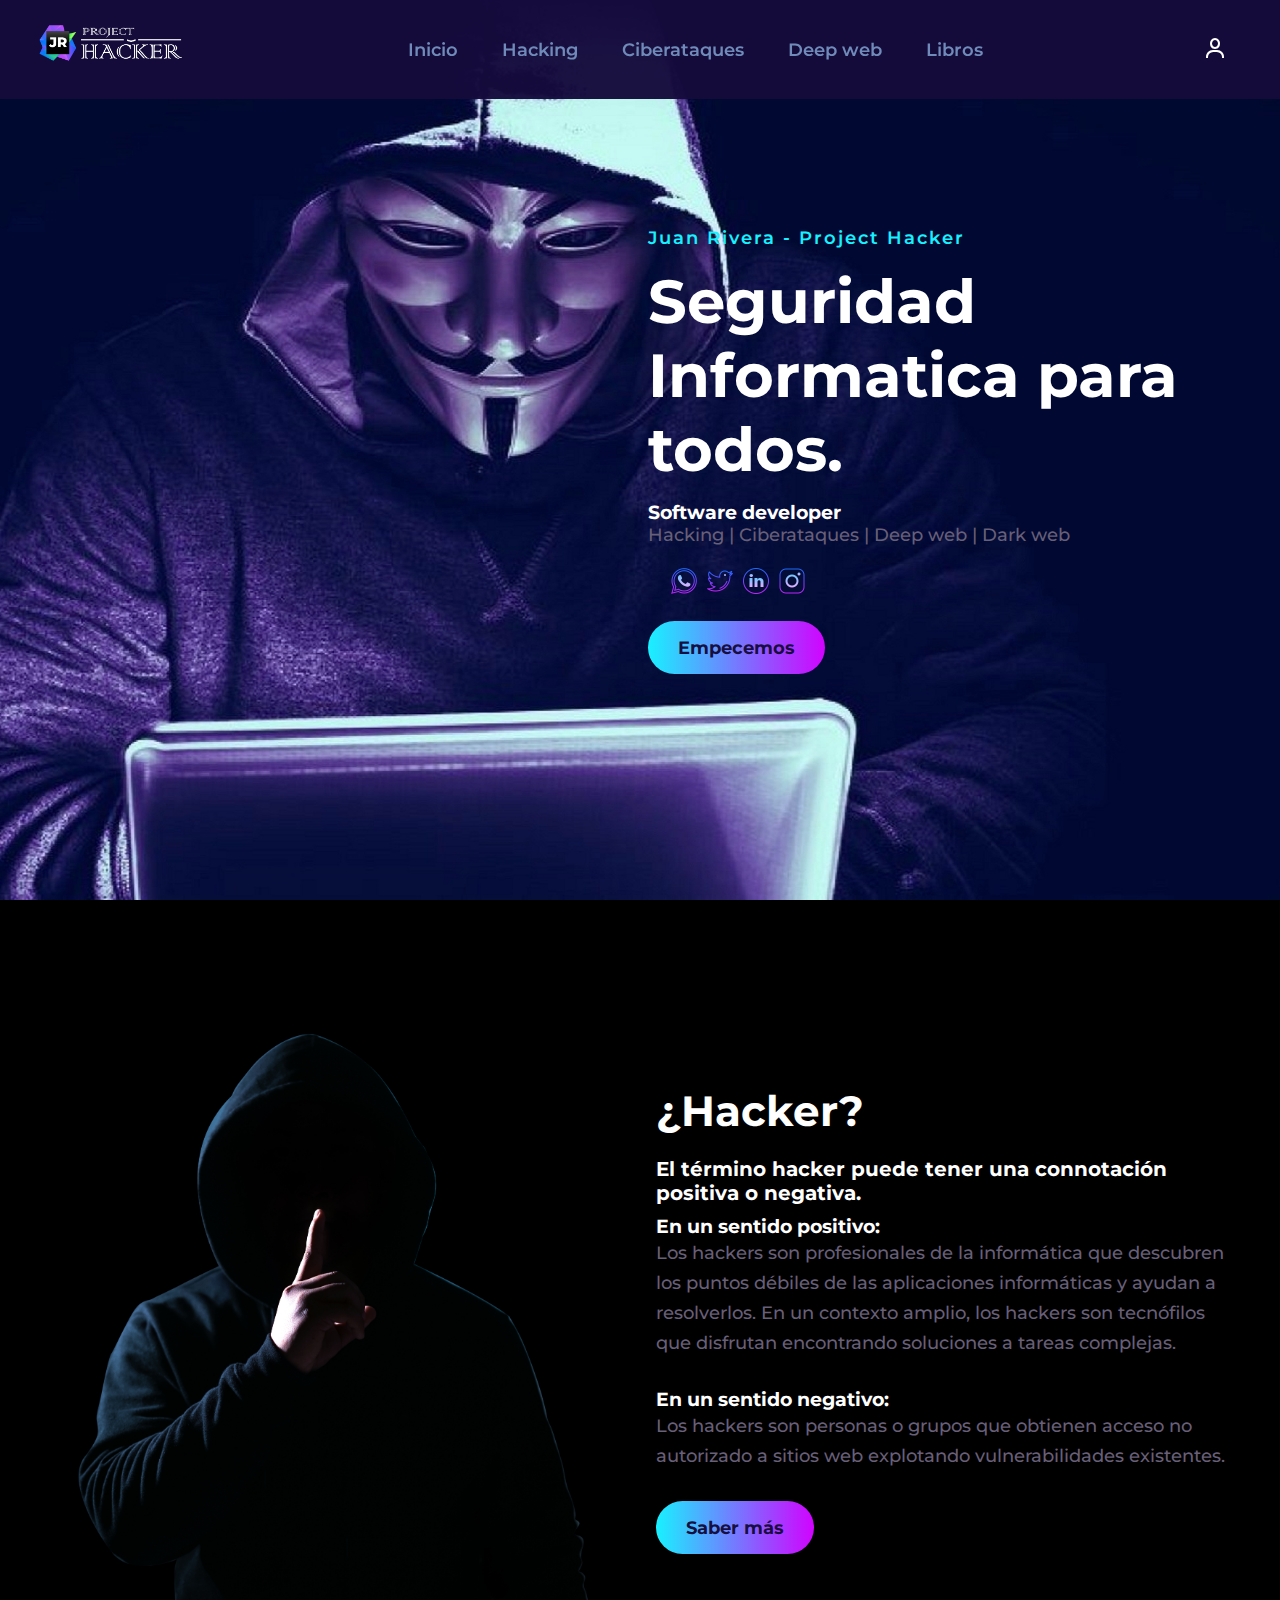
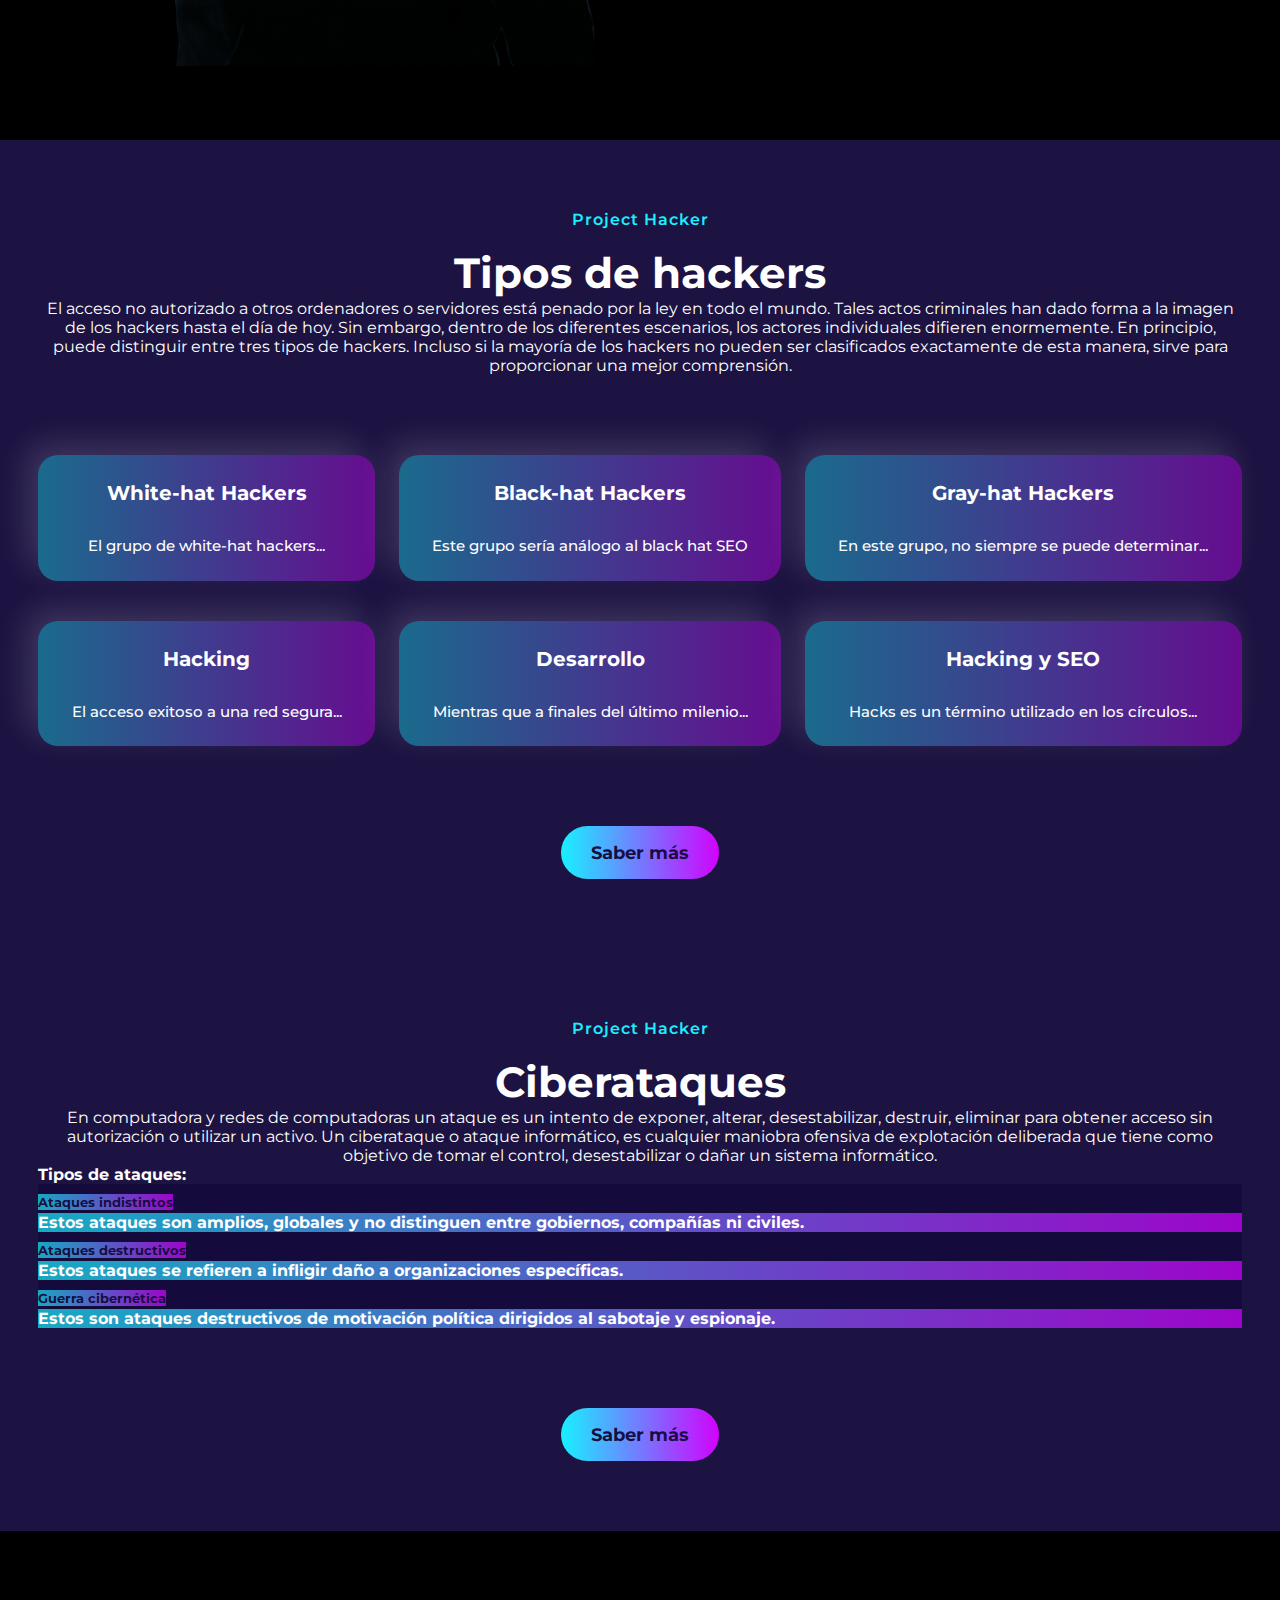
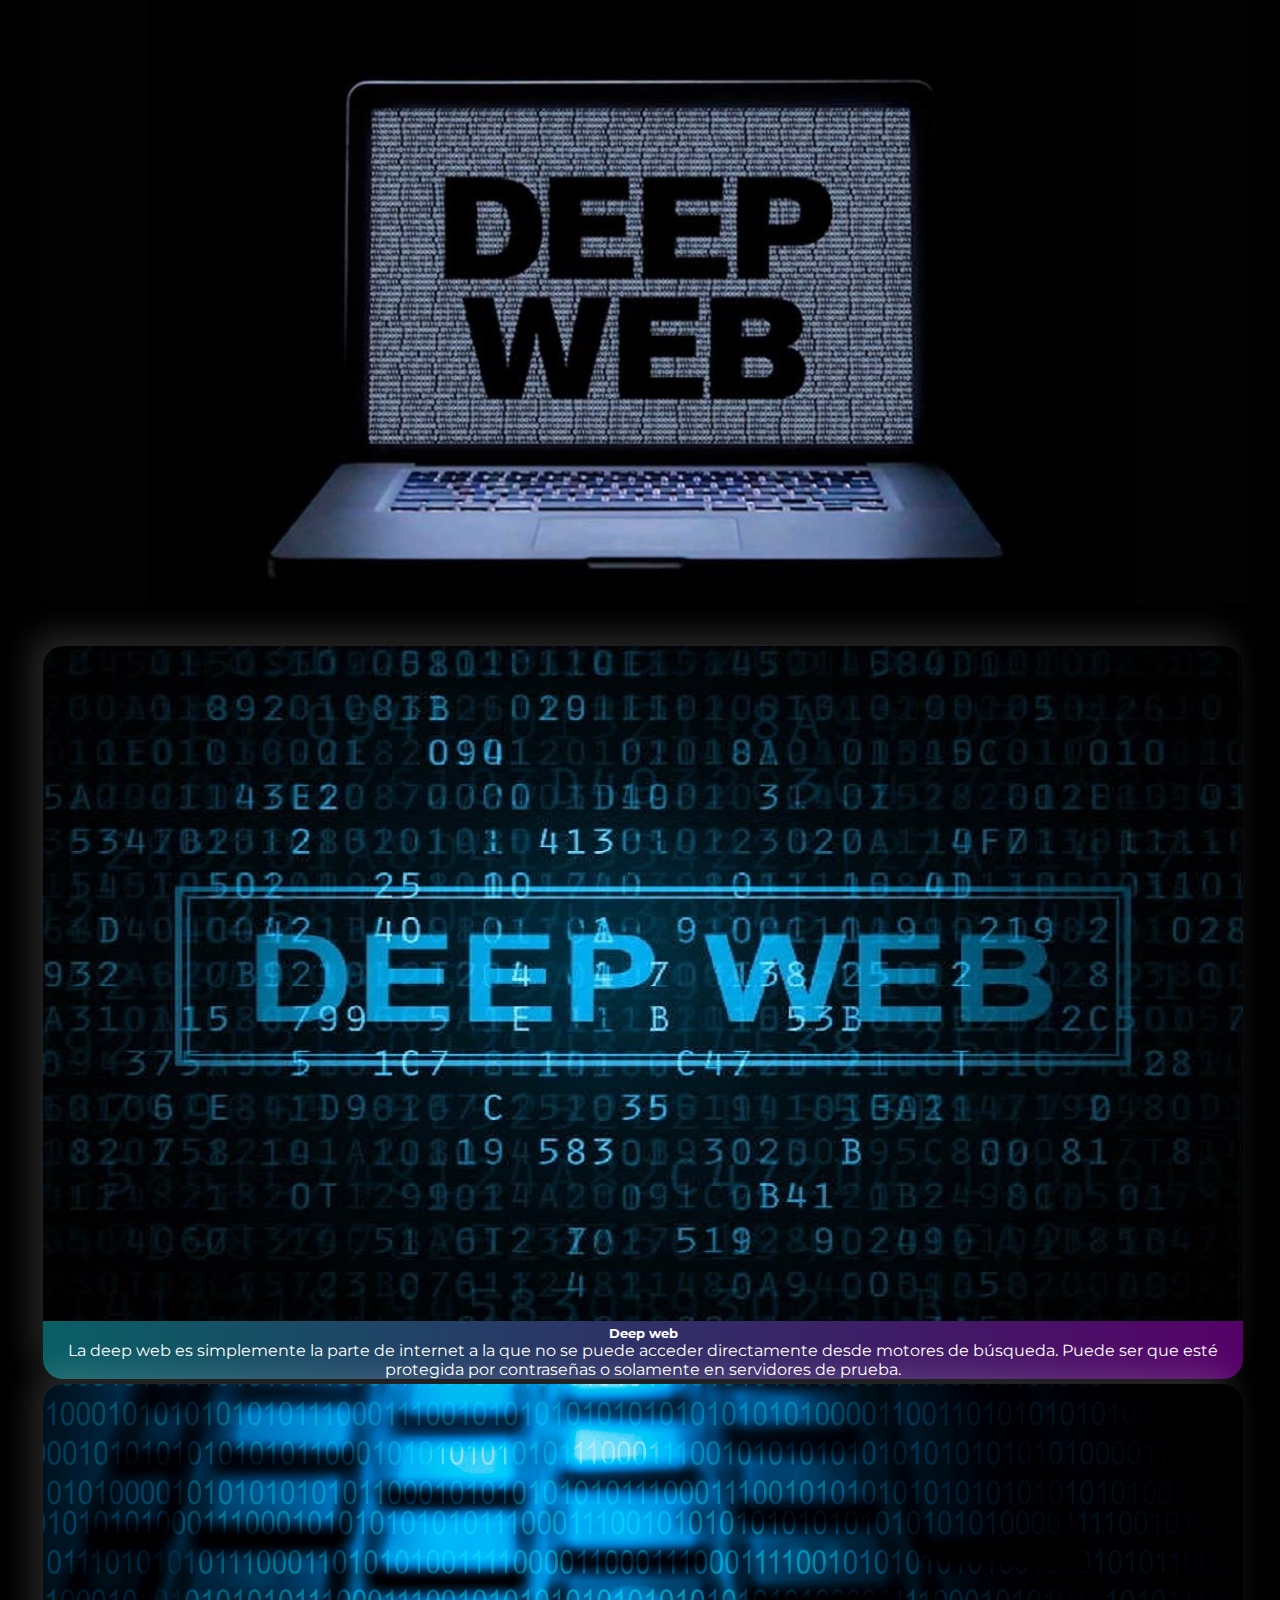
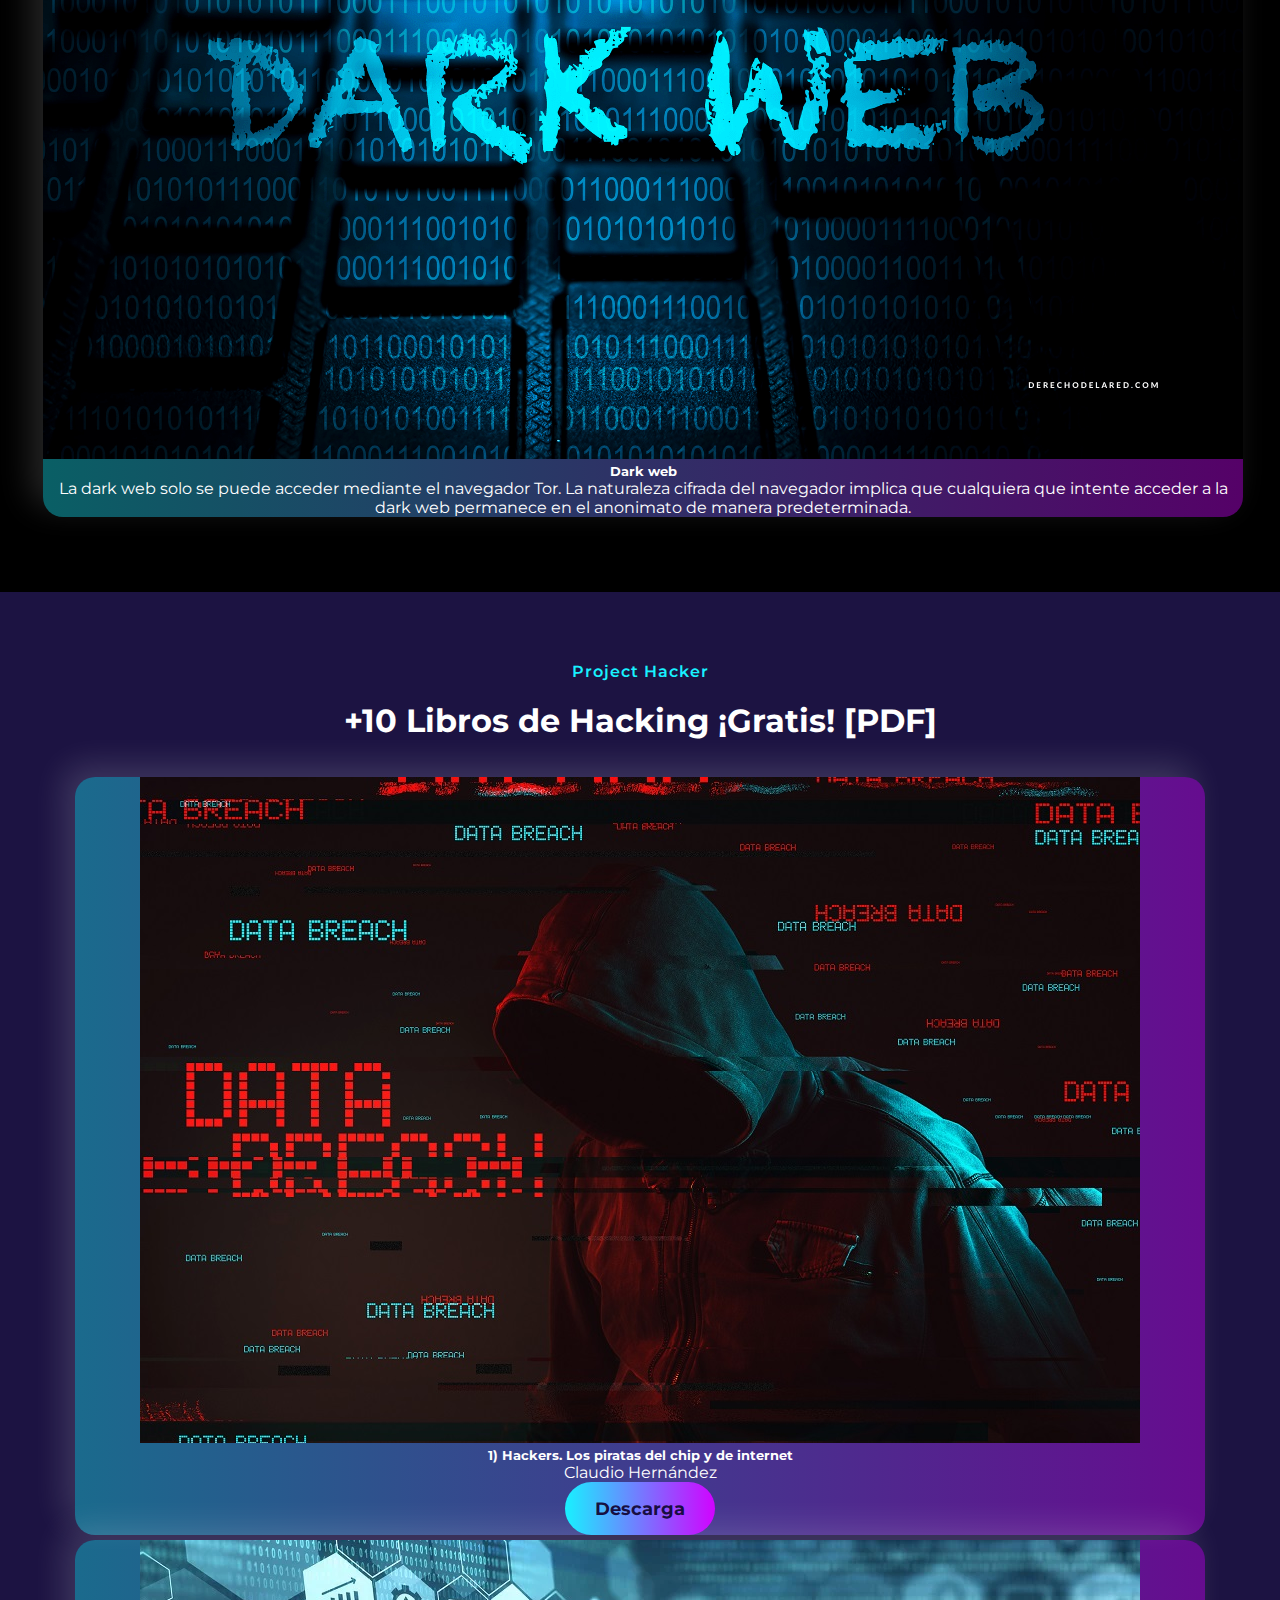
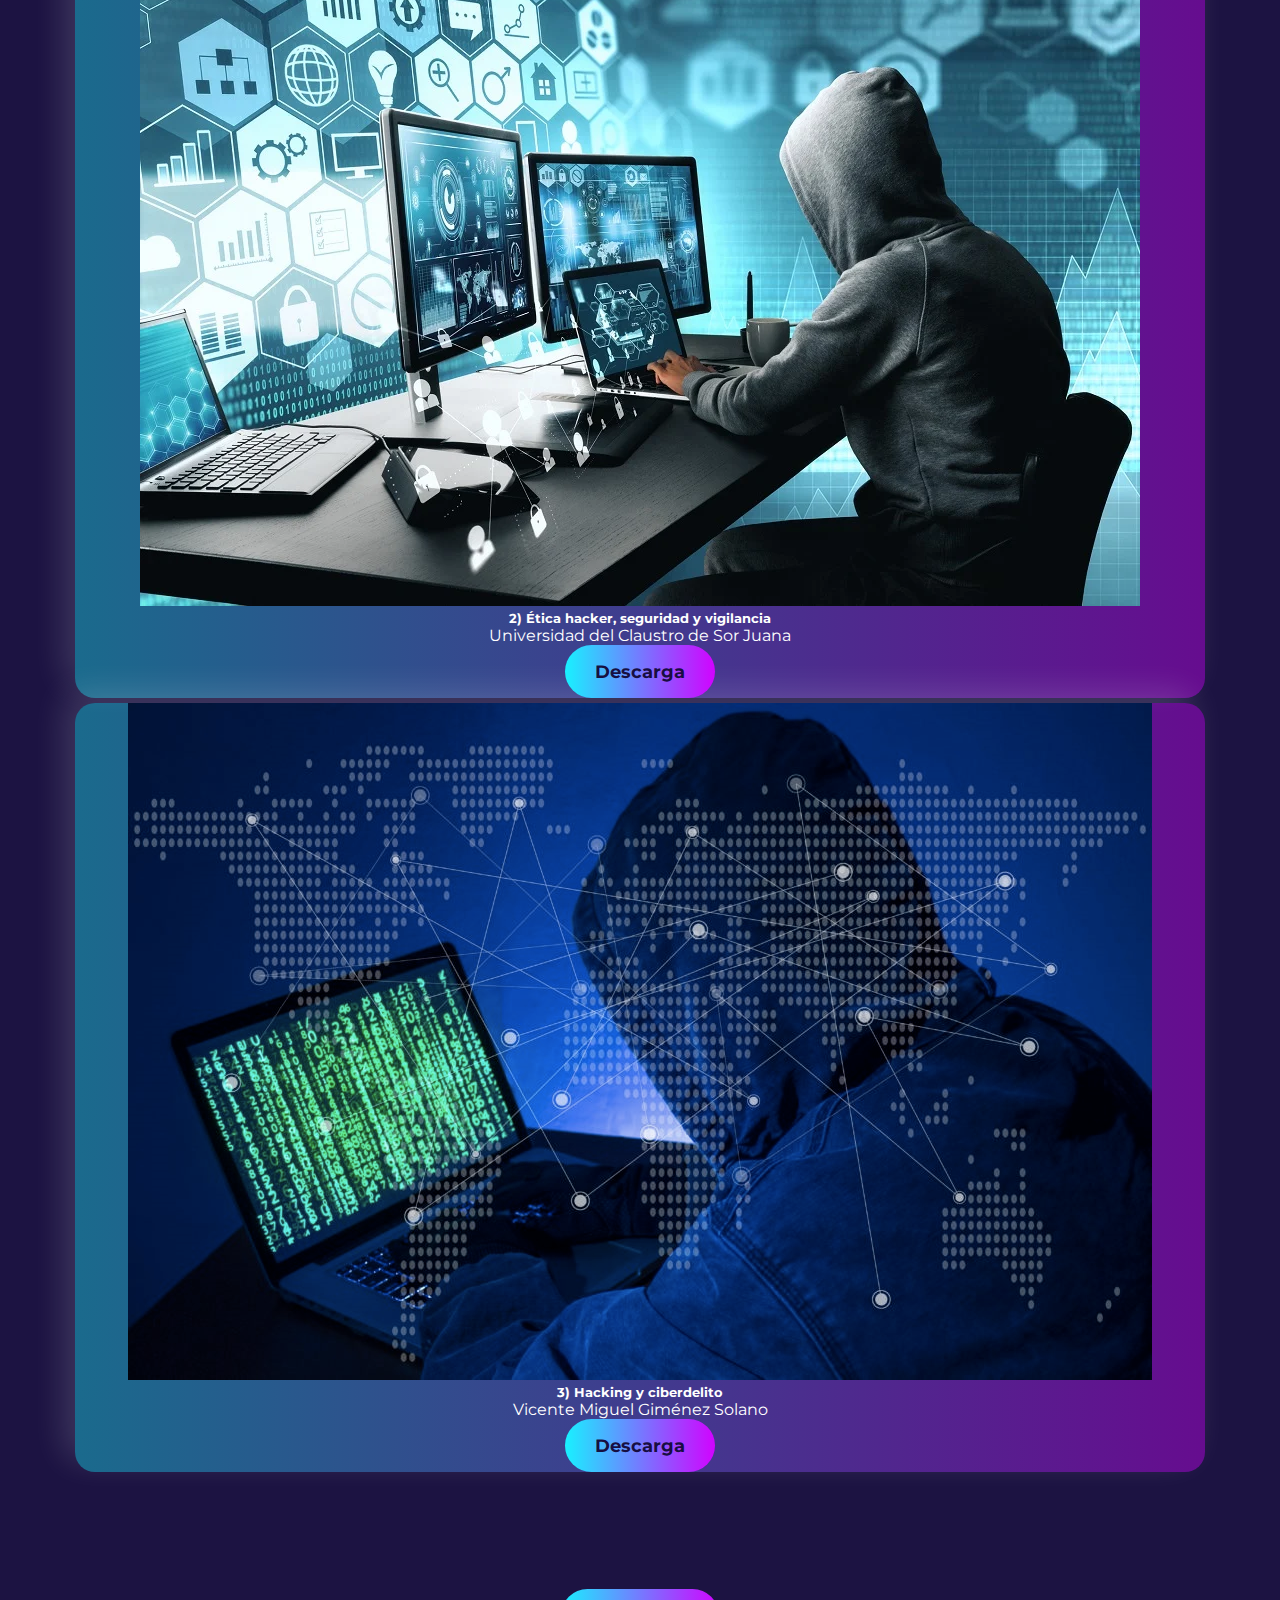
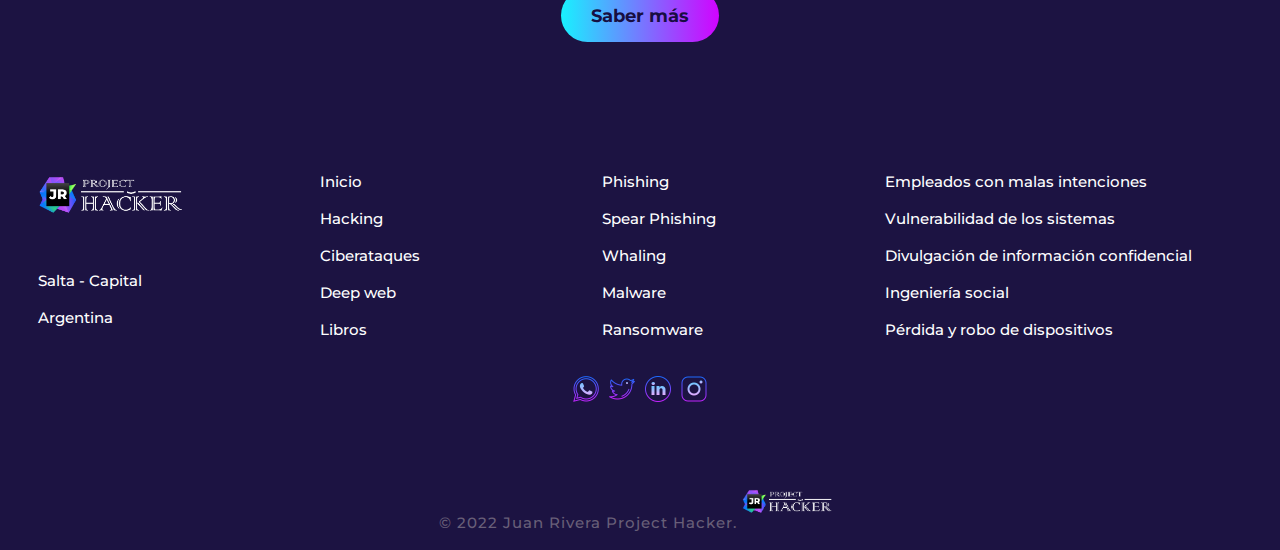
<file: index.html>
<!DOCTYPE html>
<html>

<head>
	<meta charset="utf-8">
	<meta name="viewport" content="width=device-width, initial-scale=1">
	<title>Inicio | Project Hacker</title>

	<!-- CSS only -->
	<link href="https://cdn.jsdelivr.net/npm/bootstrap@5.2.3/dist/css/bootstrap.min.css" rel="stylesheet"
		integrity="sha384-rbsA2VBKQhggwzxH7pPCaAqO46MgnOM80zW1RWuH61DGLwZJEdK2Kadq2F9CUG65" crossorigin="anonymous">
	<!---custom css link---->

	<link rel="stylesheet" type="text/css" href="./css/style.css">

	<link rel="stylesheet" href="https://unpkg.com/boxicons@latest/css/boxicons.min.css">

	<link rel="preconnect" href="https://fonts.googleapis.com">
	<link rel="preconnect" href="https://fonts.gstatic.com" crossorigin>
	<link href="https://fonts.googleapis.com/css2?family=Montserrat:wght@300;400;500;600;700;800;900&display=swap"
		rel="stylesheet">
	<link rel="shortcut icon" href="./img/logo 3.png" type="image/x-icon">
</head>

<body>

	<!---start header---->

	<header>
		<a href="#" class="logo">
			<img src="img/LOGOO.png" alt="juan rivera developer project hacker logo">
		</a>

		<ul class="navbar">
			<li><a href="#home">Inicio</a></li>
			<li><a href="./hacking.html">Hacking</a></li>
			<li><a href="./ciberataques.html">Ciberataques</a></li>
			<li><a href="./internetProfunda.html">Deep web</a></li>
			<li><a href="./librosDeHacking.html">Libros</a></li>
		</ul>


		<div class="header-icons">
			<a href="#"><i class='bx bx-user'></i></a>
			<div class="bx bx-menu" id="menu-icon"></div>
		</div>
	</header>

	<!---start home section---->
	<section class="home" id="home">

		<div class="home-img">

		</div>


		<div class="home-text">
			<h6>Juan Rivera - Project Hacker</h6>

			<h1>Seguridad Informatica para todos.</h1>
			<h3>Software developer</h3>
			<p>Hacking | Ciberataques | Deep web | Dark web</p>

			<div class="redes-sociales">

				<div class="c-md-12">
					<div class="share">
						<a href="https://api.whatsapp.com/send?text=www.mipagina.comhttps://wa.me/qr/AHQDYWM7EKATH1"
							target="_blank" class="whatsapp"><img src="./img/whatsapp-64.png" alt=""></a>

						<a href="https://twitter.com/indiojuan2012" target="_blank" class="twitter"><img
								src="./img/twitter-64.png" alt=""></a>
						<a href="https://www.linkedin.com/in/juan-rivera-9ba866215/" target="_blank"
							class="linkedin"><img src="./img/linkedin-rodeado-de-círculo-64.png" alt=""></a>

						<a href="https://www.instagram.com/juan_rivera_de_ella/" target="_blank" class="instagram"><img
								src="./img/instagram-64.png" alt=""></a>
					</div>
				</div>
			</div>
			<div class="latter">
				<a href="#about" class="btn">Empecemos</a>
			</div>

		</div>
	</section>


	<section class="about" id="about">
		<div class="about-img">
			<img src="img/hackpng2.webp" alt="hacking">
		</div>

		<div class="about-text">
			<h2>¿Hacker?</h2>
			<h4>El término hacker puede tener una connotación positiva o negativa.</h4>
			<h3>En un sentido positivo:</h3>
			<p>
				Los hackers son profesionales de la informática que descubren los puntos
				débiles
				de las aplicaciones
				informáticas y ayudan a resolverlos. En un contexto amplio, los hackers son tecnófilos que disfrutan
				encontrando soluciones a tareas complejas.</p>

			<h3>En un sentido negativo:</h3>
			<p>
				Los hackers son personas o grupos que obtienen acceso no autorizado a sitios web explotando
				vulnerabilidades existentes.</p>

			<a href="./hacking.html" class="btn">Saber más</a>
		</div>
	</section>






	<!---start categories section---->
	<section class="categories">
		<div class="center-text">
			<h5>Project Hacker</h5>
			<h2>Tipos de hackers</h2>
			<p>El acceso no autorizado a otros ordenadores o servidores está penado por la ley en todo el mundo.
				Tales actos criminales han dado forma a la imagen de los hackers hasta el día de hoy. Sin embargo,
				dentro de los diferentes escenarios, los actores individuales difieren enormemente. En principio,
				puede distinguir entre tres tipos de hackers. Incluso si la mayoría de los hackers no pueden ser
				clasificados exactamente de esta manera, sirve para proporcionar una mejor comprensión.</p>
		</div>

		<div class="categories-content">
			<div class="box">

				<h3>White-hat Hackers</h3>
				<p>El grupo de white-hat hackers...</p>
			</div>

			<div class="box">

				<h3>Black-hat Hackers</h3>
				<p>Este grupo sería análogo al black hat SEO</p>
			</div>

			<div class="box">

				<h3>Gray-hat Hackers</h3>
				<p>En este grupo, no siempre se puede determinar...</p>
			</div>

			<div class="box">

				<h3>Hacking</h3>
				<p>El acceso exitoso a una red segura...</p>
			</div>

			<div class="box">

				<h3>Desarrollo</h3>
				<p>Mientras que a finales del último milenio...</p>
			</div>

			<div class="box">

				<h3>Hacking y SEO</h3>
				<p>Hacks es un término utilizado en los círculos... </p>
			</div>

		</div>

		<div class="main-btn">
			<a href="./hacking.html" class="btn">Saber más</a>
		</div>
	</section>



	<!---start cta section---->
	<section class="cta">
		<div class="center-text">
			<h5>Project Hacker</h5>
			<h2>Ciberataques</h2>
			<p>En computadora y redes de computadoras un ataque es un intento de exponer, alterar, desestabilizar,
				destruir, eliminar para obtener acceso sin autorización o utilizar un activo. Un ciberataque o ataque
				informático, es cualquier maniobra ofensiva de explotación deliberada que tiene como objetivo de tomar
				el control, desestabilizar o dañar un sistema informático.</p>
		</div>
		<h4>Tipos de ataques:</h4>
		<div class="accordion" id="accordionExample">
			<div class="accordion-item">
				<h2 class="accordion-header" id="headingOne">
					<button class="accordion-button" type="button" data-bs-toggle="collapse"
						data-bs-target="#collapseOne" aria-expanded="true" aria-controls="collapseOne">
						Ataques indistintos
					</button>
				</h2>
				<div id="collapseOne" class="accordion-collapse collapse show" aria-labelledby="headingOne"
					data-bs-parent="#accordionExample">
					<div class="accordion-body">
						<strong>Estos ataques son amplios, globales y no distinguen entre gobiernos, compañías ni
							civiles.</strong>
					</div>
				</div>
			</div>
			<div class="accordion-item">
				<h2 class="accordion-header" id="headingTwo">
					<button class="accordion-button collapsed" type="button" data-bs-toggle="collapse"
						data-bs-target="#collapseTwo" aria-expanded="false" aria-controls="collapseTwo">
						Ataques destructivos
					</button>
				</h2>
				<div id="collapseTwo" class="accordion-collapse collapse" aria-labelledby="headingTwo"
					data-bs-parent="#accordionExample">
					<div class="accordion-body">
						<strong>Estos ataques se refieren a infligir daño a organizaciones específicas.</strong>
					</div>
				</div>
			</div>
			<div class="accordion-item">
				<h2 class="accordion-header" id="headingThree">
					<button class="accordion-button collapsed" type="button" data-bs-toggle="collapse"
						data-bs-target="#collapseThree" aria-expanded="false" aria-controls="collapseThree">
						Guerra cibernética
					</button>
				</h2>
				<div id="collapseThree" class="accordion-collapse collapse" aria-labelledby="headingThree"
					data-bs-parent="#accordionExample">
					<div class="accordion-body">
						<strong>Estos son ataques destructivos de motivación política dirigidos al sabotaje y
							espionaje.</strong>
					</div>
				</div>

			</div>
			<div class="main-btn">
				<a href="./ciberataques.html" class="btn">Saber más</a>
			</div>
		</div>
	</section>

	<!---start about section---->
	<section class="about">
		<div class="about-img">
			<img src="./img/deep.jpeg" alt="hacking">
		</div>

		<div class="about-text">

			<h2>Internet profunda</h2>
			<h4>Dark web - Deep web</h4>
			<p>Internet invisible o internet oculta es el contenido de internet que no está indexado por los motores
				de
				búsqueda convencionales, debido a diversos factores. En la Deep Web pueden establecerse contactos
				que no
				son monitoreados, nadie está allí observando. Nada que se haga en esta zona puede ser asociado con
				la
				identidad de uno, a menos que uno lo desee. Además las transferencias tanto de mercancía como de
				pagos
				son prácticamente imposibles de rastrear.</p>

			<a href="./internetProfunda.html" class="btn">Saber más</a>
		</div>
		<div class="row row-cols-1 row-cols-md-2 g-4">
			<div class="col">
				<div class="card">
					<img src="./img/deep-wep.jpg" class="card-img-top" alt="hacking">
					<div class="card-body">
						<h5 class="card-title">Deep web</h5>
						<p class="card-text">La deep web es simplemente la parte de internet a la que no se puede
							acceder directamente desde motores de búsqueda. Puede ser que esté protegida por
							contraseñas
							o solamente en servidores de prueba.</p>
					</div>
				</div>
			</div>
			<div class="col">
				<div class="card">
					<img src="./img/dark1.webp" class="card-img-top" alt="...">
					<div class="card-body">
						<h5 class="card-title">Dark web</h5>
						<p class="card-text">La dark web solo se puede acceder mediante el navegador Tor. La
							naturaleza
							cifrada del navegador implica que cualquiera que intente acceder a la dark web permanece
							en
							el anonimato de manera predeterminada.</p>
					</div>
				</div>
			</div>
		</div>
		<div><img src="./img/cara.jfif" class="card-img-top" alt="anonimus"></div>

	</section>

	<section class="categories">
		<div class="center-text">
			<h5>Project Hacker</h5>
			<h1>+10 Libros de Hacking ¡Gratis! [PDF]</h1>

		</div>

		<div class="card-imagen">
			<div class="card-group">
				<div class="card">
					<img src="./img/libros/1.jpg" class="card-img-top" alt="...">
					<div class="card-body">
						<h5 class="card-title">1) Hackers. Los piratas del chip y de internet</h5>
						<p class="card-title">Claudio Hernández</p>
						<a href="https://drive.google.com/file/d/1mIFslbSgqBhR8wnk0exBeZgoLslnQ_Cy/view?usp=sharing"
							class="btn btn-primary py-2 px-4 ms-3">Descarga</a>
					</div>
				</div>

				<div class="card">
					<img src="./img/libros/2.webp" class="card-img-top" alt="...">
					<div class="card-body">
						<h5 class="card-title">2) Ética hacker, seguridad y vigilancia </h5>
						<p class="card-text">Universidad del Claustro de Sor Juana</p>

						<a href="https://drive.google.com/file/d/11Z9sGV1p7xUAWHwI3W8sEAOCKalA1GQ9/view?usp=sharing"
							class="btn btn-primary py-2 px-4 ms-3">Descarga</a>
					</div>
				</div>
				<div class="card">
					<img src="./img/libros/3.jpg" class="card-img-top" alt="...">
					<div class="card-body">
						<h5 class="card-title">3) Hacking y ciberdelito </h5>
						<p class="card-text">Vicente Miguel Giménez Solano </p>
						<a href="https://drive.google.com/file/d/1dUJS_u85Iuv5PNOwO2PtFFB0GhcBbqcF/view?usp=sharing"
							class="btn btn-primary py-2 px-4 ms-3">Descarga</a>
					</div>
				</div>

			</div>
		</div>

		</div>
		</div>
		<div class="main-btn">
			<a href="./librosDeHacking.html" class="btn">Saber más</a>
		</div>
	</section>




	<!---start contact section---->
	<section class="contact" id="contact">
		<div class="main-contact">
			<div class="contact-content">
				<img src="./img/LOGOO.png" alt="juan rivera developer project hacker logo">
				<li><a href="#">Salta - Capital </a></li>
				<li><a href="#">Argentina</a></li>
			</div>

			<div class="contact-content">
				<li><a href="./index.html">Inicio</a></li>
				<li><a href="./hacking.html">Hacking</a></li>
				<li><a href="./ciberataques.html">Ciberataques</a></li>
				<li><a href="./internetProfunda.html">Deep web</a></li>
				<li><a href="./librosDeHacking.html">Libros</a></li>
			</div>

			<div class="contact-content">
				<li><a href="#">Phishing</a></li>
				<li><a href="#">Spear Phishing</a></li>
				<li><a href="#">Whaling</a></li>
				<li><a href="#">Malware</a></li>
				<li><a href="#">Ransomware</a></li>
			</div>

			<div class="contact-content">
				<li><a href="#">Empleados con malas intenciones</a></li>
				<li><a href="#">Vulnerabilidad de los sistemas</a></li>
				<li><a href="#">Divulgación de información confidencial</a></li>
				<li><a href="#">Ingeniería social</a></li>
				<li><a href="#">Pérdida y robo de dispositivos</a></li>
			</div>

		</div>
		<div class="redes-sociales2">

			<div class="c-md-12">
				<div class="share">
					<a href="https://api.whatsapp.com/send?text=www.mipagina.comhttps://wa.me/qr/AHQDYWM7EKATH1"
						target="_blank" class="whatsapp"><img src="./img/whatsapp-64.png" alt=""></a>

					<a href="https://twitter.com/indiojuan2012" target="_blank" class="twitter"><img
							src="./img/twitter-64.png" alt=""></a>
					<a href="https://www.linkedin.com/in/juan-rivera-9ba866215/" target="_blank" class="linkedin"><img
							src="./img/linkedin-rodeado-de-círculo-64.png" alt=""></a>

					<a href="https://www.instagram.com/juan_rivera_de_ella/" target="_blank" class="instagram"><img
							src="./img/instagram-64.png" alt=""></a>
				</div>
			</div>
		</div>
	</section>

	<div class="last-text">

		<p>© 2022 Juan Rivera Project Hacker. <img src="./img/LOGOO.png"
				alt="juan rivera developer project hacker logo">

		</p>


	</div>


	<!---custom js link---->
	<script type="text/javascript" src="js/script.js"></script>
	<!-- JavaScript Bundle with Popper -->
	<script src="https://cdn.jsdelivr.net/npm/bootstrap@5.2.3/dist/js/bootstrap.bundle.min.js"
		integrity="sha384-kenU1KFdBIe4zVF0s0G1M5b4hcpxyD9F7jL+jjXkk+Q2h455rYXK/7HAuoJl+0I4"
		crossorigin="anonymous"></script>

</body>

</html>
</file>
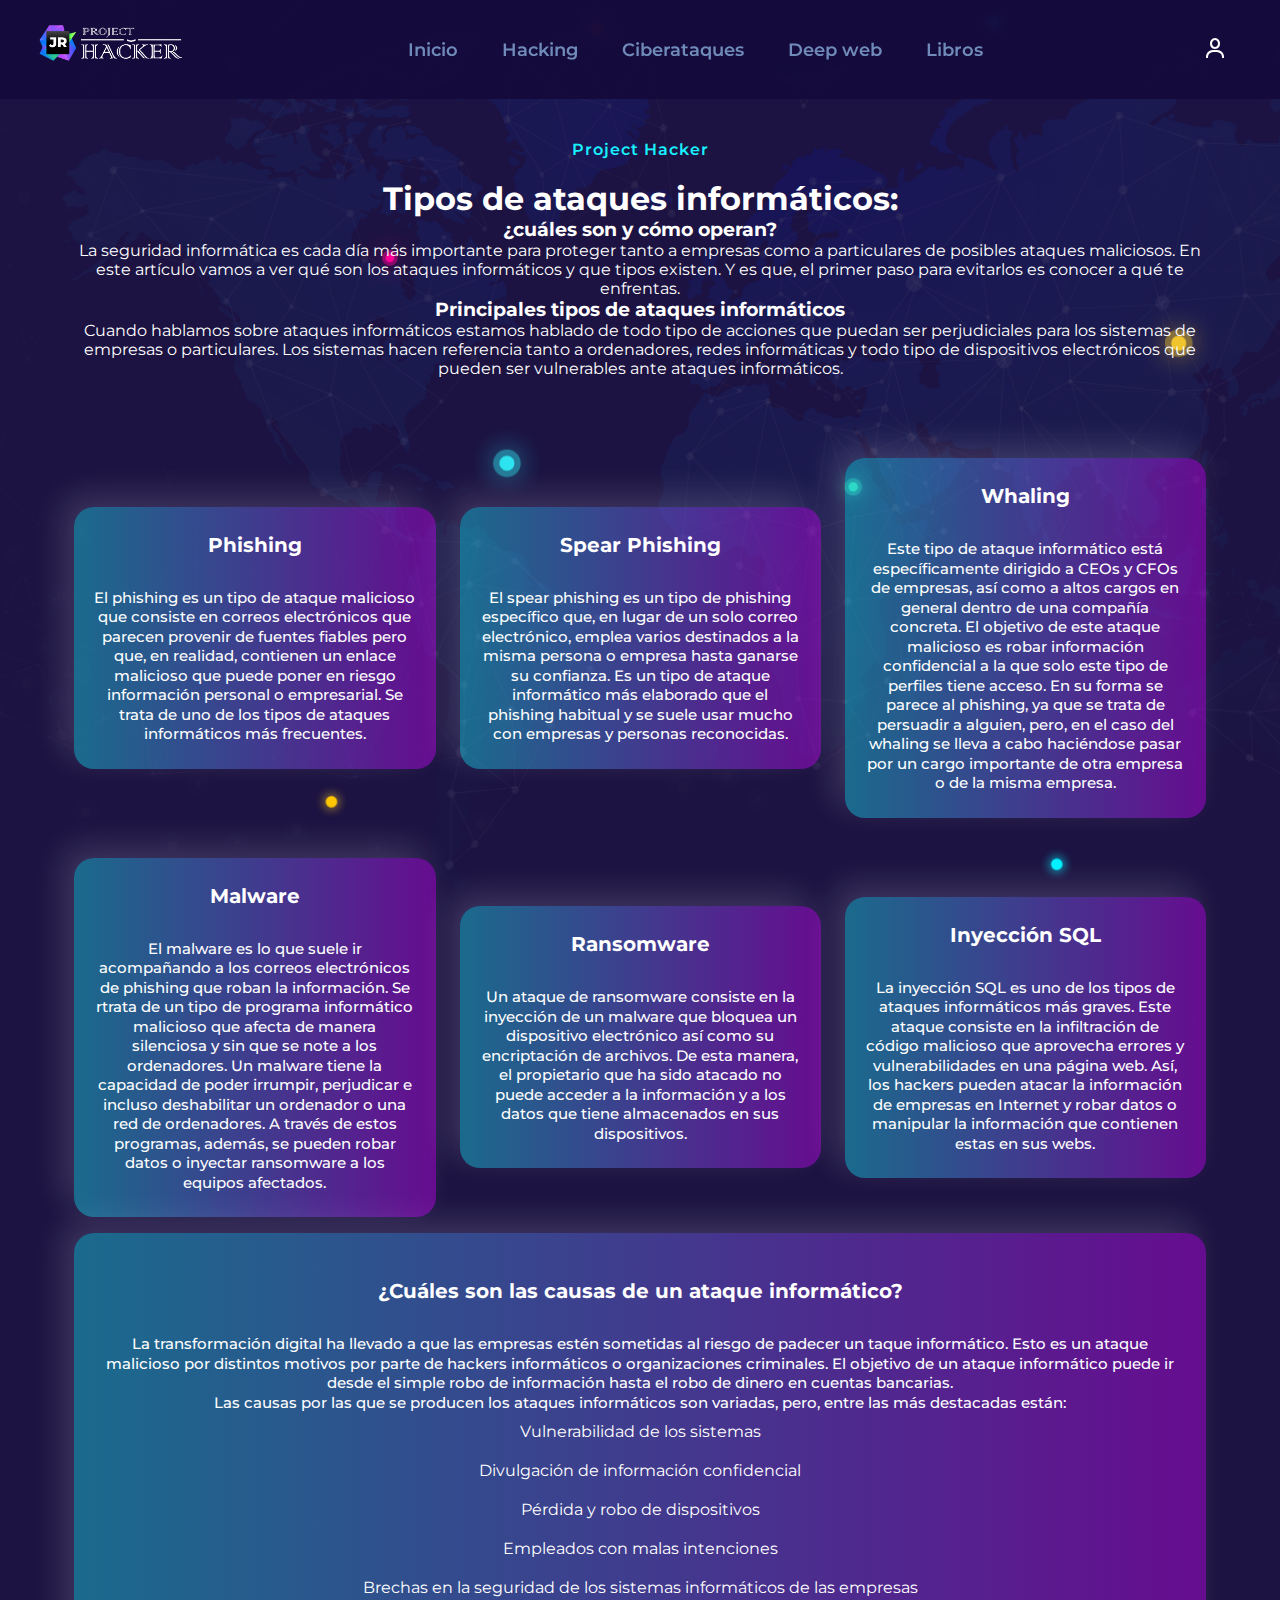
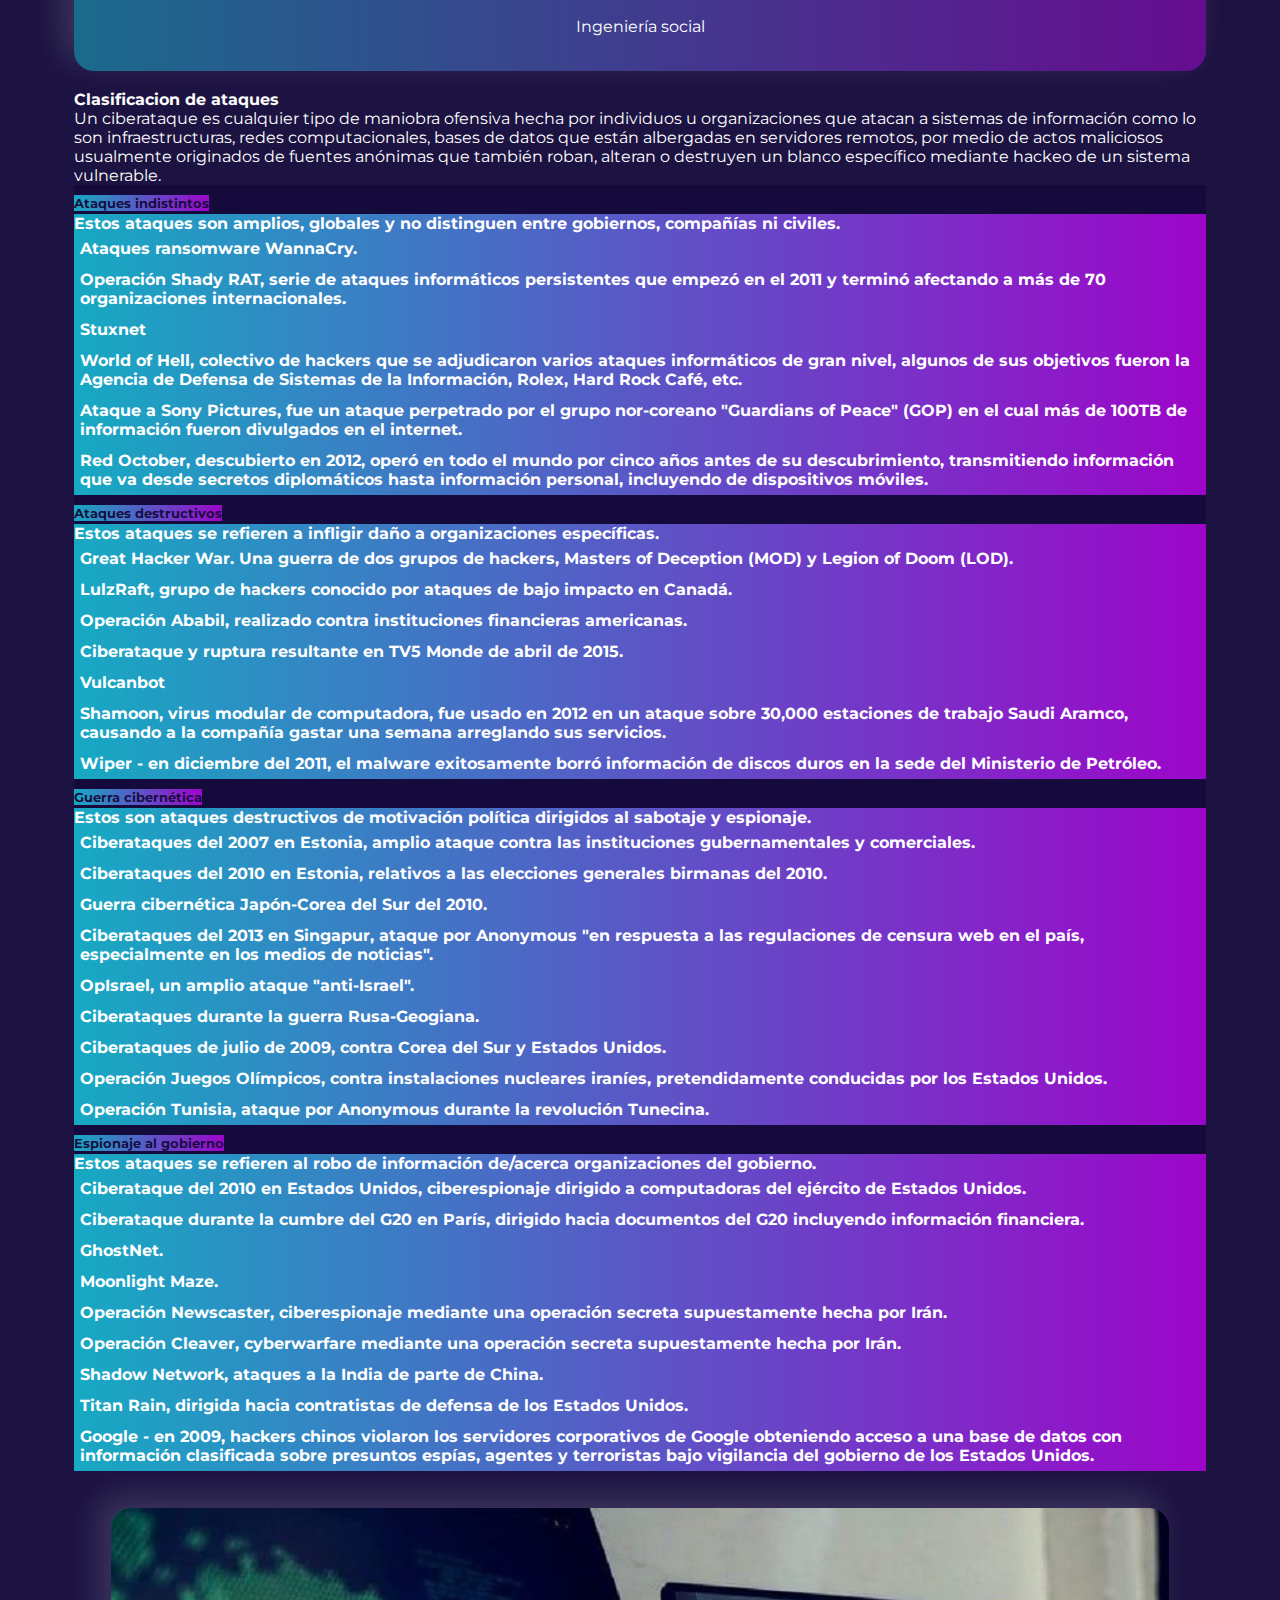
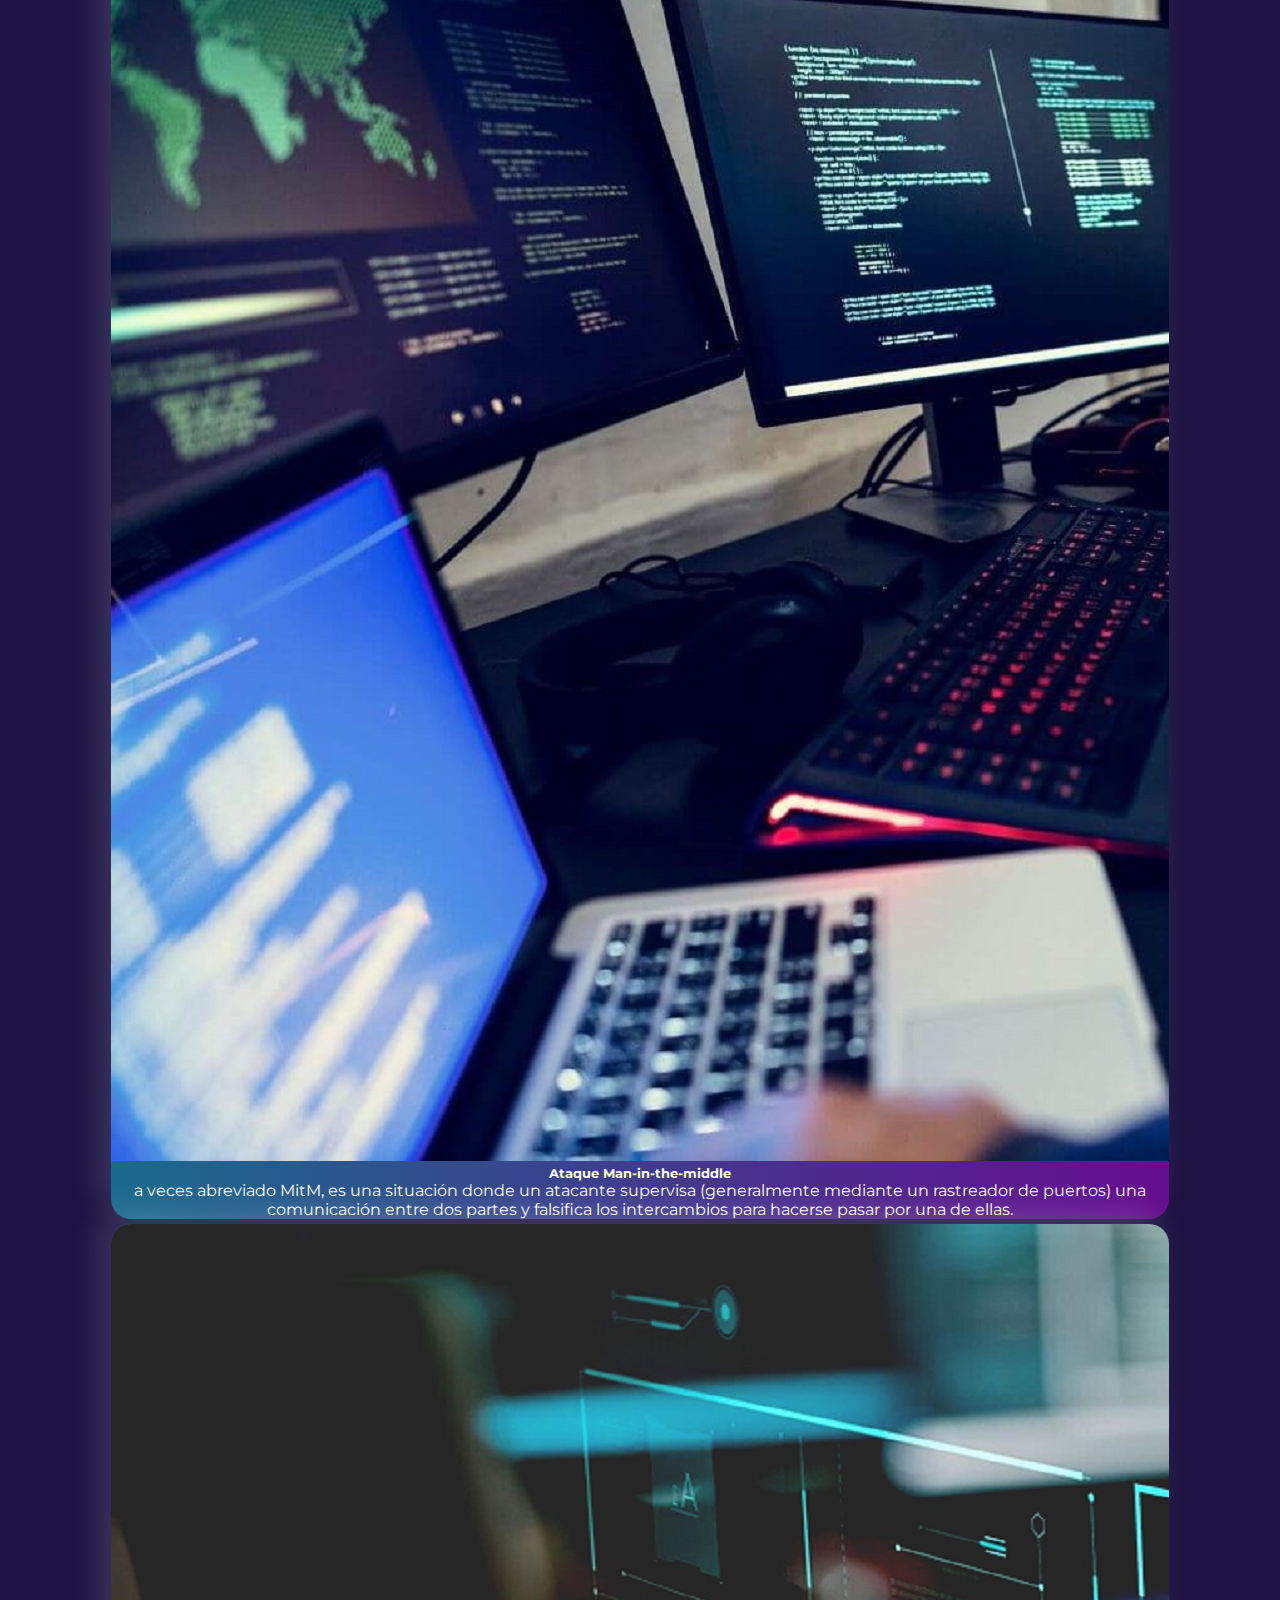
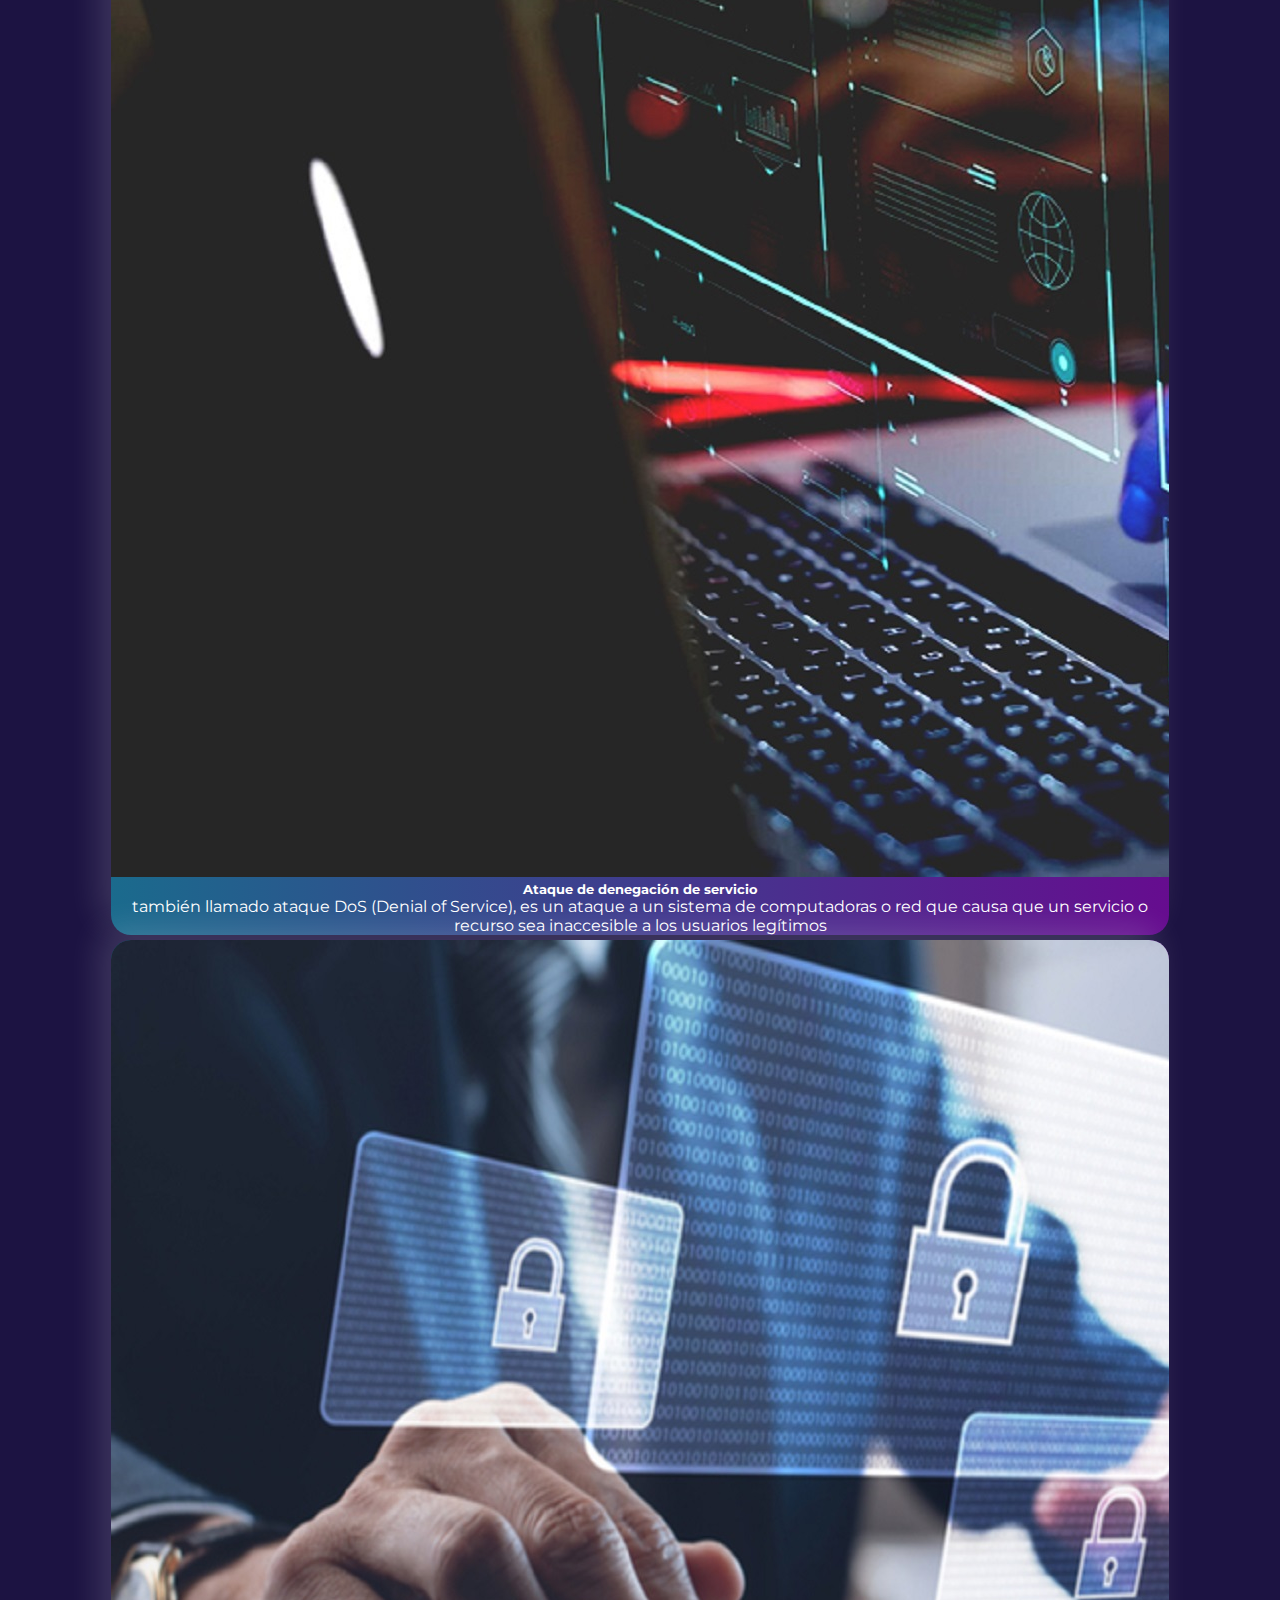
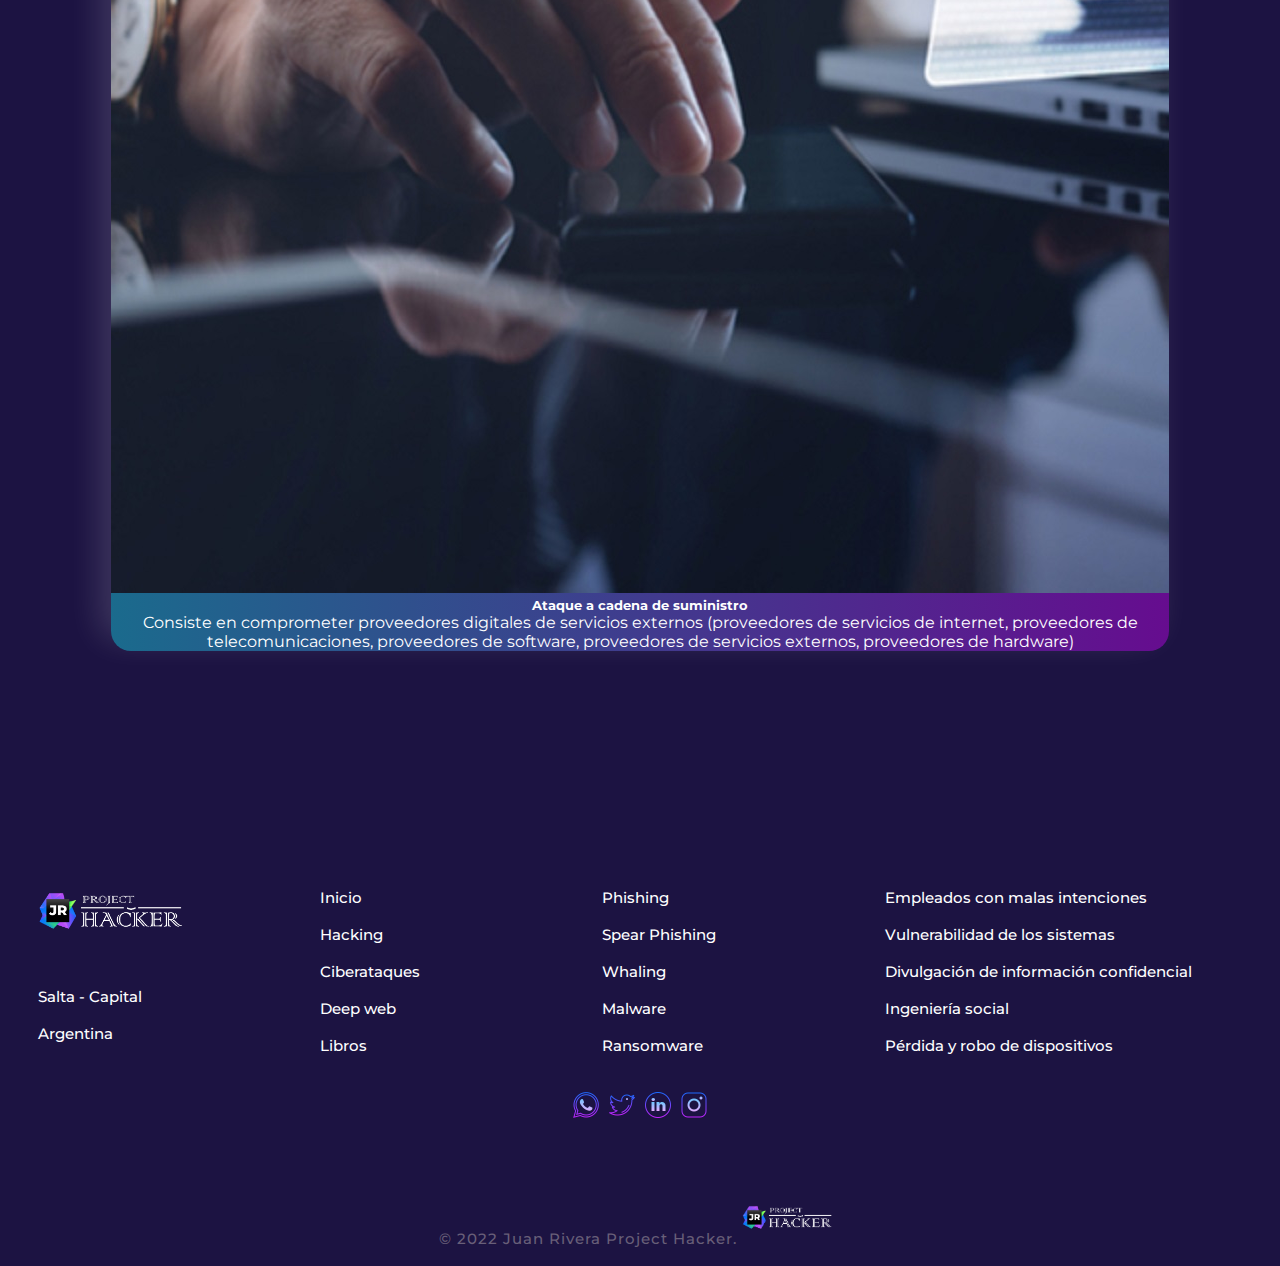
<file: ciberataques.html>
<!DOCTYPE html>
<html lang="en">

<head>
    <meta charset="UTF-8">
    <meta http-equiv="X-UA-Compatible" content="IE=edge">
    <meta name="viewport" content="width=device-width, initial-scale=1.0">
    <title>Ciberataques | Project Hacker</title>

    <!-- CSS only -->
    <link href="https://cdn.jsdelivr.net/npm/bootstrap@5.2.3/dist/css/bootstrap.min.css" rel="stylesheet"
        integrity="sha384-rbsA2VBKQhggwzxH7pPCaAqO46MgnOM80zW1RWuH61DGLwZJEdK2Kadq2F9CUG65" crossorigin="anonymous">
    <!---custom css link---->

    <link rel="stylesheet" type="text/css" href="./css/style.css">

    <link rel="stylesheet" href="https://unpkg.com/boxicons@latest/css/boxicons.min.css">

    <link rel="preconnect" href="https://fonts.googleapis.com">
    <link rel="preconnect" href="https://fonts.gstatic.com" crossorigin>
    <link href="https://fonts.googleapis.com/css2?family=Montserrat:wght@300;400;500;600;700;800;900&display=swap"
        rel="stylesheet">
    <link rel="shortcut icon" href="./img/logo 3.png" type="image/x-icon">
</head>

<body>
    <header>
        <a href="#" class="logo">
            <img src="img/LOGOO.png" alt="juan rivera developer project hacker logo">
        </a>

        <ul class="navbar">
            <li><a href="./index.html">Inicio</a></li>
            <li><a href="./hacking.html">Hacking</a></li>
            <li><a href="#">Ciberataques</a></li>
            <li><a href="./internetProfunda.html">Deep web</a></li>
            <li><a href="./librosDeHacking.html">Libros</a></li>
        </ul>

        <div class="header-icons">
            <a href="#"><i class='bx bx-user'></i></a>
            <div class="bx bx-menu" id="menu-icon"></div>
        </div>
    </header>


    <section class="hacking-home">
        <section class="categories2">
            <div class="center-text">
                <h5>Project Hacker</h5>
                <h1>Tipos de ataques informáticos:</h1>
                <h3>¿cuáles son y cómo operan?</h3>
                <p>La seguridad informática es cada día más importante para proteger tanto a empresas como a
                    particulares de posibles ataques maliciosos. En este artículo vamos a ver qué son los ataques
                    informáticos y que tipos existen. Y es que, el primer paso para evitarlos es conocer a qué te
                    enfrentas.</p>

                <h3>Principales tipos de ataques informáticos</h3>
                <p>Cuando hablamos sobre ataques informáticos estamos hablado de todo tipo de acciones que puedan ser
                    perjudiciales para los sistemas de empresas o particulares. Los sistemas hacen referencia tanto a
                    ordenadores, redes informáticas y todo tipo de dispositivos electrónicos que pueden ser vulnerables
                    ante ataques informáticos.</p>
            </div>


            <div class="categories-content">
                <div class="box">

                    <h3>Phishing</h3>
                    <p>El phishing es un tipo de ataque malicioso que consiste en correos electrónicos que parecen
                        provenir de fuentes fiables pero que, en realidad, contienen un enlace malicioso que puede poner
                        en riesgo información personal o empresarial. Se trata de uno de los tipos de ataques
                        informáticos más frecuentes.
                    </p>

                </div>

                <div class="box">

                    <h3>Spear Phishing</h3>
                    <p>El spear phishing es un tipo de phishing específico que, en lugar de un solo correo electrónico,
                        emplea varios destinados a la misma persona o empresa hasta ganarse su confianza. Es un tipo de
                        ataque informático más elaborado que el phishing habitual y se suele usar mucho con empresas y
                        personas reconocidas.</p>

                </div>

                <div class="box">

                    <h3>Whaling</h3>
                    <p>Este tipo de ataque informático está específicamente dirigido a CEOs y CFOs de empresas, así como
                        a altos cargos en general dentro de una compañía concreta. El objetivo de este ataque malicioso
                        es robar información confidencial a la que solo este tipo de perfiles tiene acceso. En su forma
                        se parece al phishing, ya que se trata de persuadir a alguien, pero, en el caso del whaling se
                        lleva a cabo haciéndose pasar por un cargo importante de otra empresa o de la misma empresa.</p>
                </div>

                <div class="box">

                    <h3>Malware</h3>
                    <p>El malware es lo que suele ir acompañando a los correos electrónicos de phishing que roban la
                        información. Se rtrata de un tipo de programa informático malicioso que afecta de manera
                        silenciosa y sin que se note a los ordenadores.

                        Un malware tiene la capacidad de poder irrumpir, perjudicar e incluso deshabilitar un ordenador
                        o una red de ordenadores. A través de estos programas, además, se pueden robar datos o inyectar
                        ransomware a los equipos afectados.</p>
                </div>

                <div class="box">

                    <h3>Ransomware</h3>
                    <p>Un ataque de ransomware consiste en la inyección de un malware que bloquea un dispositivo
                        electrónico así como su encriptación de archivos. De esta manera, el propietario que ha sido
                        atacado no puede acceder a la información y a los datos que tiene almacenados en sus
                        dispositivos.</p>
                </div>

                <div class="box">

                    <h3>Inyección SQL</h3>
                    <p>La inyección SQL es uno de los tipos de ataques informáticos más graves. Este ataque consiste en
                        la infiltración de código malicioso que aprovecha errores y vulnerabilidades en una página web.
                        Así, los hackers pueden atacar la información de empresas en Internet y robar datos o manipular
                        la información que contienen estas en sus webs.</p>
                </div>

            </div>


            <div class="box">
                <div class="center-text">
                    <h5></h5>
                    <h3>¿Cuáles son las causas de un ataque informático?</h3>
                    <p>La transformación digital ha llevado a que las empresas estén sometidas al riesgo de padecer un
                        taque
                        informático. Esto es un ataque malicioso por distintos motivos por parte de hackers informáticos
                        o
                        organizaciones criminales. El objetivo de un ataque informático puede ir desde el simple robo de
                        información hasta el robo de dinero en cuentas bancarias.</p>
                    <p>Las causas por las que se producen los ataques informáticos son variadas, pero, entre las más
                        destacadas están:</p>

                    <ul>
                        <li>Vulnerabilidad de los sistemas</li>
                        <li>Divulgación de información confidencial</li>
                        <li>Pérdida y robo de dispositivos</li>
                        <li>Empleados con malas intenciones</li>
                        <li>Brechas en la seguridad de los sistemas informáticos de las empresas</li>
                        <li>Ingeniería social</li>
                    </ul>
                </div>
            </div>
            <br>

            <div class="accordion" id="accordionExample">
                <h4>Clasificacion de ataques </h4>
                <p>Un ciberataque es cualquier tipo de maniobra ofensiva hecha por individuos u organizaciones que
                    atacan a sistemas de información como lo son infraestructuras, redes computacionales, bases de datos
                    que están albergadas en servidores remotos, por medio de actos maliciosos usualmente originados de
                    fuentes anónimas que también roban, alteran o destruyen un blanco específico mediante hackeo de un
                    sistema vulnerable.</p>
                <div class="accordion-item">
                    <h2 class="accordion-header" id="headingOne">
                        <button class="accordion-button" type="button" data-bs-toggle="collapse"
                            data-bs-target="#collapseOne" aria-expanded="true" aria-controls="collapseOne">
                            Ataques indistintos
                        </button>
                    </h2>
                    <div id="collapseOne" class="accordion-collapse collapse show" aria-labelledby="headingOne"
                        data-bs-parent="#accordionExample">
                        <div class="accordion-body">
                            <strong>Estos ataques son amplios, globales y no distinguen entre gobiernos, compañías ni
                                civiles.
                                <ul>
                                    <li>Ataques ransomware WannaCry.</li>
                                    <li>Operación Shady RAT, serie de ataques informáticos persistentes que empezó en el
                                        2011 y terminó afectando a más de 70 organizaciones internacionales. </li>
                                    <li>Stuxnet</li>
                                    <li>World of Hell, colectivo de hackers que se adjudicaron varios ataques
                                        informáticos de gran nivel, algunos de sus objetivos fueron la Agencia de
                                        Defensa de Sistemas de la Información, Rolex, Hard Rock Café, etc.</li>
                                    <li>Ataque a Sony Pictures, fue un ataque perpetrado por el grupo nor-coreano
                                        "Guardians of Peace" (GOP) en el cual más de 100TB de información fueron
                                        divulgados en el internet.</li>
                                    <li>Red October, descubierto en 2012, operó en todo el mundo por cinco años antes de
                                        su descubrimiento, transmitiendo información que va desde secretos diplomáticos
                                        hasta información personal, incluyendo de dispositivos móviles.</li>
                                </ul>
                            </strong>
                        </div>
                    </div>
                </div>
                <div class="accordion-item">
                    <h2 class="accordion-header" id="headingTwo">
                        <button class="accordion-button collapsed" type="button" data-bs-toggle="collapse"
                            data-bs-target="#collapseTwo" aria-expanded="false" aria-controls="collapseTwo">
                            Ataques destructivos
                        </button>
                    </h2>
                    <div id="collapseTwo" class="accordion-collapse collapse" aria-labelledby="headingTwo"
                        data-bs-parent="#accordionExample">
                        <div class="accordion-body">
                            <strong>Estos ataques se refieren a infligir daño a organizaciones específicas.
                                <ul>
                                    <li>Great Hacker War. Una guerra de dos grupos de hackers, Masters of Deception
                                        (MOD) y Legion of Doom (LOD).</li>
                                    <li>LulzRaft, grupo de hackers conocido por ataques de bajo impacto en Canadá.</li>
                                    <li>Operación Ababil, realizado contra instituciones financieras americanas.</li>
                                    <li>Ciberataque y ruptura resultante en TV5 Monde de abril de 2015.</li>
                                    <li>Vulcanbot</li>
                                    <li>Shamoon, virus modular de computadora, fue usado en 2012 en un ataque sobre
                                        30,000 estaciones de trabajo Saudi Aramco, causando a la compañía gastar una
                                        semana arreglando sus servicios.</li>
                                    <li>Wiper - en diciembre del 2011, el malware exitosamente borró información de
                                        discos duros en la sede del Ministerio de Petróleo.</li>

                                </ul>
                            </strong>
                        </div>
                    </div>
                </div>
                <div class="accordion-item">
                    <h2 class="accordion-header" id="headingThree">
                        <button class="accordion-button collapsed" type="button" data-bs-toggle="collapse"
                            data-bs-target="#collapseThree" aria-expanded="false" aria-controls="collapseThree">
                            Guerra cibernética
                        </button>
                    </h2>
                    <div id="collapseThree" class="accordion-collapse collapse" aria-labelledby="headingThree"
                        data-bs-parent="#accordionExample">
                        <div class="accordion-body">
                            <strong>Estos son ataques destructivos de motivación política dirigidos al sabotaje y
                                espionaje.
                                <ul>
                                    <li>Ciberataques del 2007 en Estonia, amplio ataque contra las instituciones
                                        gubernamentales y comerciales.</li>
                                    <li>Ciberataques del 2010 en Estonia, relativos a las elecciones generales birmanas
                                        del 2010.</li>
                                    <li>Guerra cibernética Japón-Corea del Sur del 2010.</li>
                                    <li>Ciberataques del 2013 en Singapur, ataque por Anonymous "en respuesta a las
                                        regulaciones de censura web en el país, especialmente en los medios de
                                        noticias".</li>
                                    <li>OpIsrael, un amplio ataque "anti-Israel".</li>
                                    <li>Ciberataques durante la guerra Rusa-Geogiana.</li>
                                    <li>Ciberataques de julio de 2009, contra Corea del Sur y Estados Unidos.</li>
                                    <li>Operación Juegos Olímpicos, contra instalaciones nucleares iraníes,
                                        pretendidamente conducidas por los Estados Unidos.</li>
                                    <li>Operación Tunisia, ataque por Anonymous durante la revolución Tunecina.</li>
                                </ul>
                            </strong>
                        </div>
                    </div>
                </div>

                <div class="accordion-item">
                    <h2 class="accordion-header" id="headingThree">
                        <button class="accordion-button collapsed" type="button" data-bs-toggle="collapse"
                            data-bs-target="#collapseThree" aria-expanded="false" aria-controls="collapseThree">
                            Espionaje al gobierno
                        </button>
                    </h2>
                    <div id="collapseThree" class="accordion-collapse collapse" aria-labelledby="headingThree"
                        data-bs-parent="#accordionExample">
                        <div class="accordion-body">
                            <strong>Estos ataques se refieren al robo de información de/acerca organizaciones del
                                gobierno.
                                <ul>
                                    <li>Ciberataque del 2010 en Estados Unidos, ciberespionaje dirigido a computadoras
                                        del ejército de Estados Unidos.</li>
                                    <li>Ciberataque durante la cumbre del G20 en París, dirigido hacia documentos del
                                        G20 incluyendo información financiera.</li>
                                    <li>GhostNet.</li>
                                    <li>Moonlight Maze.</li>
                                    <li>Operación Newscaster, ciberespionaje mediante una operación secreta
                                        supuestamente hecha por Irán.</li>
                                    <li>Operación Cleaver, cyberwarfare mediante una operación secreta supuestamente
                                        hecha por Irán.</li>
                                    <li>Shadow Network, ataques a la India de parte de China.</li>
                                    <li>Titan Rain, dirigida hacia contratistas de defensa de los Estados Unidos.</li>
                                    <li>Google - en 2009, hackers chinos violaron los servidores corporativos de Google
                                        obteniendo acceso a una base de datos con información clasificada sobre
                                        presuntos espías, agentes y terroristas bajo vigilancia del gobierno de los
                                        Estados Unidos.</li>
                                </ul>
                            </strong>
                        </div>
                    </div>
                </div>

            </div>

            <div class="card-imagen">
                <div class="card-group">
                    <div class="card">
                        <img src="./img/3.jpg" class="card-img-top" alt="...">
                        <div class="card-body">
                            <h5 class="card-title">Ataque Man-in-the-middle</h5>
                            <p class="card-text">a veces abreviado MitM, es una situación donde un atacante supervisa
                                (generalmente mediante un rastreador de puertos) una comunicación entre dos partes y
                                falsifica los intercambios para hacerse pasar por una de ellas.</p>
                        </div>
                    </div>
                    <div class="card">
                        <img src="./img/4.jpg" class="card-img-top" alt="...">
                        <div class="card-body">
                            <h5 class="card-title">Ataque de denegación de servicio</h5>
                            <p class="card-text"> también llamado ataque DoS (Denial of Service), es un ataque a un
                                sistema de computadoras o red que causa que un servicio o recurso sea inaccesible a los
                                usuarios legítimos
                            </p>
                        </div>
                    </div>
                    <div class="card">
                        <img src="./img/6.jpg" class="card-img-top" alt="...">
                        <div class="card-body">
                            <h5 class="card-title">Ataque a cadena de suministro</h5>
                            <p class="card-text">Consiste en comprometer proveedores digitales de servicios externos
                                (proveedores de servicios de internet, proveedores de telecomunicaciones, proveedores de
                                software, proveedores de servicios externos, proveedores de hardware) </p>
                        </div>
                    </div>

                </div>
            </div>

        </section>



    </section>

    <!--
    <section class="compartir">
        <div>
            <h4>Si te fue útil la información compartelo en tus redes sociales</h4>
        </div>
        <div class="c-md-12">
            <div class="share">
                <a href="https://api.whatsapp.com/send?text=www.mipagina.com" target="_blank" class="whatsapp"><img
                        src="./img/whatsapp-64.png" alt=""></a>
                <a href="http://www.facebook.com/sharer.php?u=www.mipagina.com&t=pagina de desarrollo web"
                    target="_blank" class="facebook"><img src="./img/facebook-nuevo-64.png" alt=""></a>
                <a href="https://twitter.com/intent/tweet?text=MIEpresa&url=www.mipagina.com&via=Empresa&hashtags=#miempresa"
                    target="_blank" class="twitter"><img src="./img/twitter-64.png" alt=""></a>
                <a href="http://www.linkedin.com/shareArticle?url=www.miempresa.com" target="_blank"
                    class="linkedin"><img src="./img/linkedin-rodeado-de-círculo-64.png" alt=""></a>

                <a href="https://www.instagram.com/shareArticle?url=www.miempresa.com" target="_blank"
                    class="instagram"><img src="./img/instagram-64.png" alt=""></a>


            </div>
        </div>
    </section>
    -->
    <!---start contact section---->
    <section class="contact" id="contact">
        <div class="main-contact">
            <div class="contact-content">
                <img src="./img/LOGOO.png" alt="juan rivera developer project hacker logo">
                <li><a href="#">Salta - Capital </a></li>
                <li><a href="#">Argentina</a></li>
            </div>

            <div class="contact-content">
                <li><a href="./index.html">Inicio</a></li>
                <li><a href="./hacking.html">Hacking</a></li>
                <li><a href="./ciberataques.html">Ciberataques</a></li>
                <li><a href="./internetProfunda.html">Deep web</a></li>
                <li><a href="./librosDeHacking.html">Libros</a></li>
            </div>

            <div class="contact-content">
                <li><a href="#">Phishing</a></li>
                <li><a href="#">Spear Phishing</a></li>
                <li><a href="#">Whaling</a></li>
                <li><a href="#">Malware</a></li>
                <li><a href="#">Ransomware</a></li>
            </div>

            <div class="contact-content">
                <li><a href="#">Empleados con malas intenciones</a></li>
                <li><a href="#">Vulnerabilidad de los sistemas</a></li>
                <li><a href="#">Divulgación de información confidencial</a></li>
                <li><a href="#">Ingeniería social</a></li>
                <li><a href="#">Pérdida y robo de dispositivos</a></li>
            </div>

        </div>
        <div class="redes-sociales2">

            <div class="c-md-12">
                <div class="share">
                    <a href="https://api.whatsapp.com/send?text=www.mipagina.comhttps://wa.me/qr/AHQDYWM7EKATH1"
                        target="_blank" class="whatsapp"><img src="./img/whatsapp-64.png" alt=""></a>

                    <a href="https://twitter.com/indiojuan2012" target="_blank" class="twitter"><img
                            src="./img/twitter-64.png" alt=""></a>
                    <a href="https://www.linkedin.com/in/juan-rivera-9ba866215/" target="_blank" class="linkedin"><img
                            src="./img/linkedin-rodeado-de-círculo-64.png" alt=""></a>

                    <a href="https://www.instagram.com/juan_rivera_de_ella/" target="_blank" class="instagram"><img
                            src="./img/instagram-64.png" alt=""></a>
                </div>
            </div>
        </div>
    </section>

    <div class="last-text">

        <p>© 2022 Juan Rivera Project Hacker. <img src="./img/LOGOO.png"
                alt="juan rivera developer project hacker logo">
        </p>

    </div>


    <!---custom js link---->
    <script type="text/javascript" src="js/script.js"></script>
    <!-- JavaScript Bundle with Popper -->
    <script src="https://cdn.jsdelivr.net/npm/bootstrap@5.2.3/dist/js/bootstrap.bundle.min.js"
        integrity="sha384-kenU1KFdBIe4zVF0s0G1M5b4hcpxyD9F7jL+jjXkk+Q2h455rYXK/7HAuoJl+0I4"
        crossorigin="anonymous"></script>
</body>

</html>
</file>
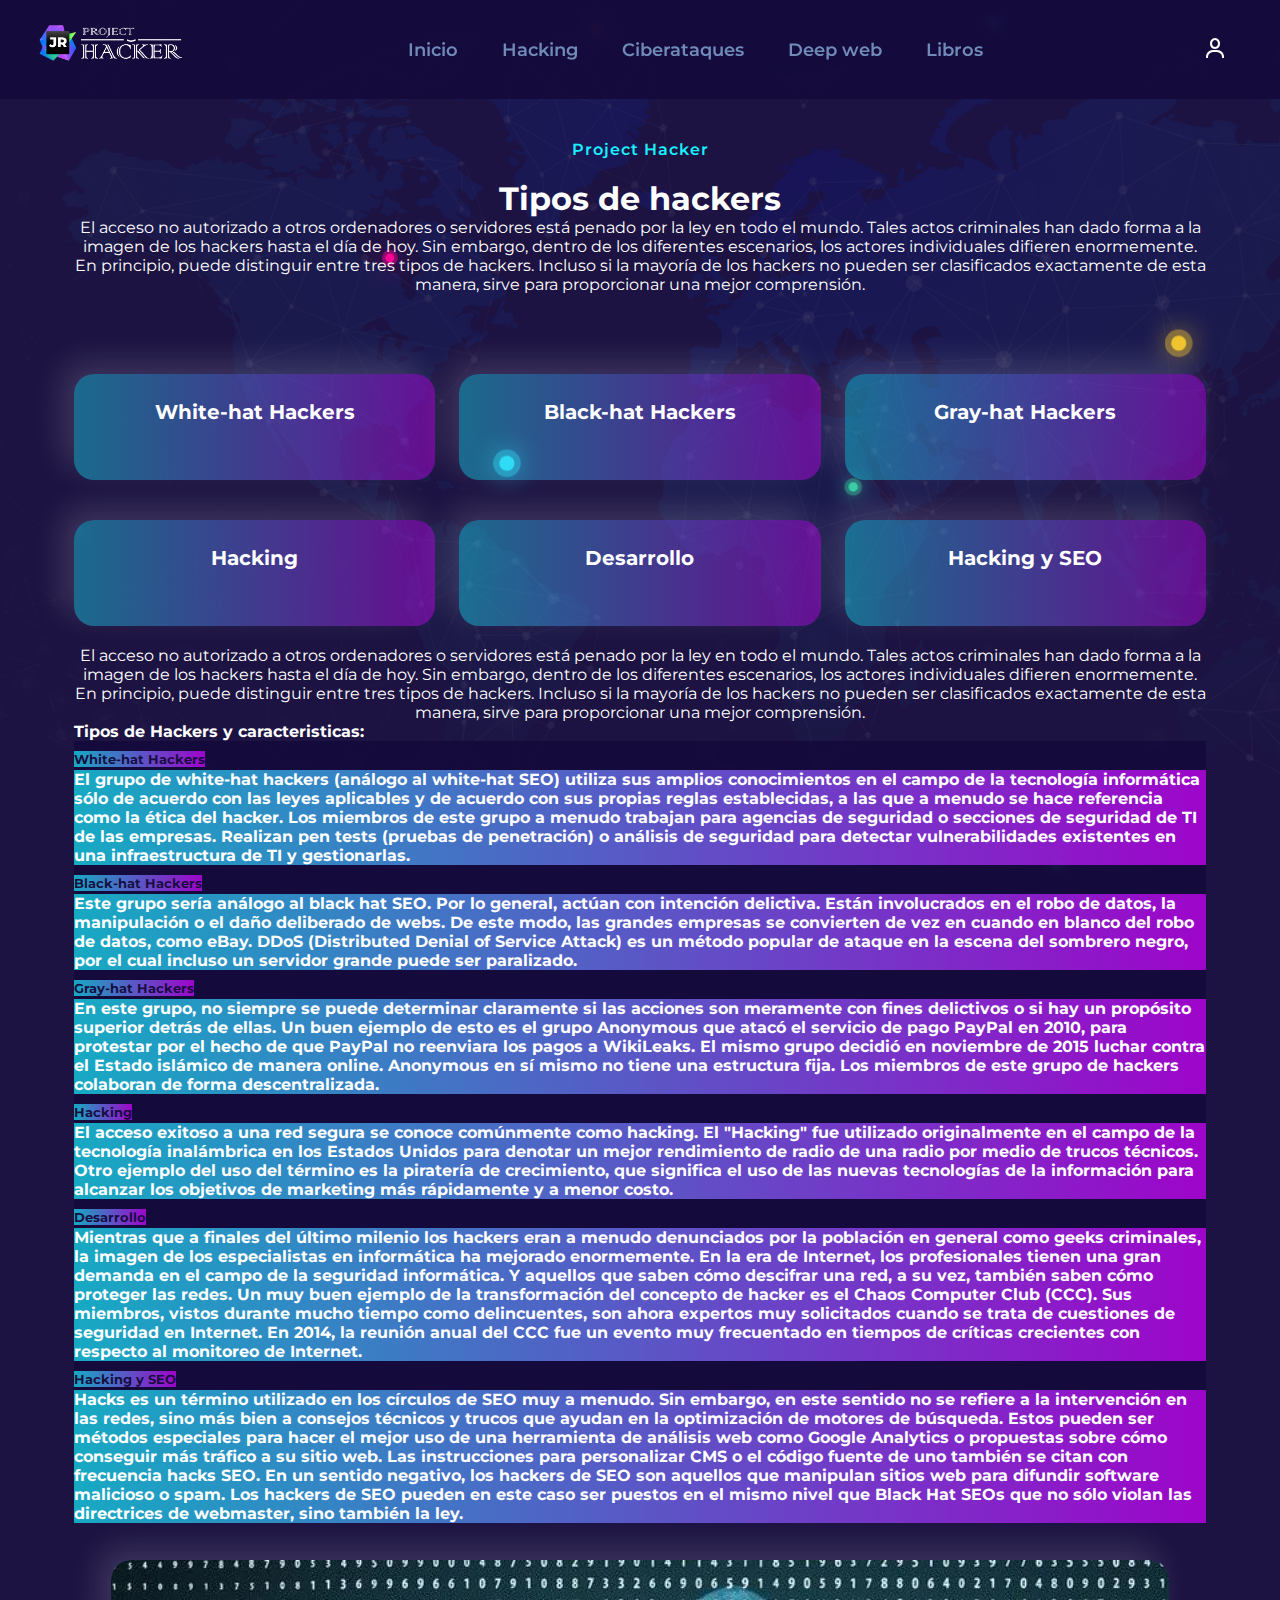
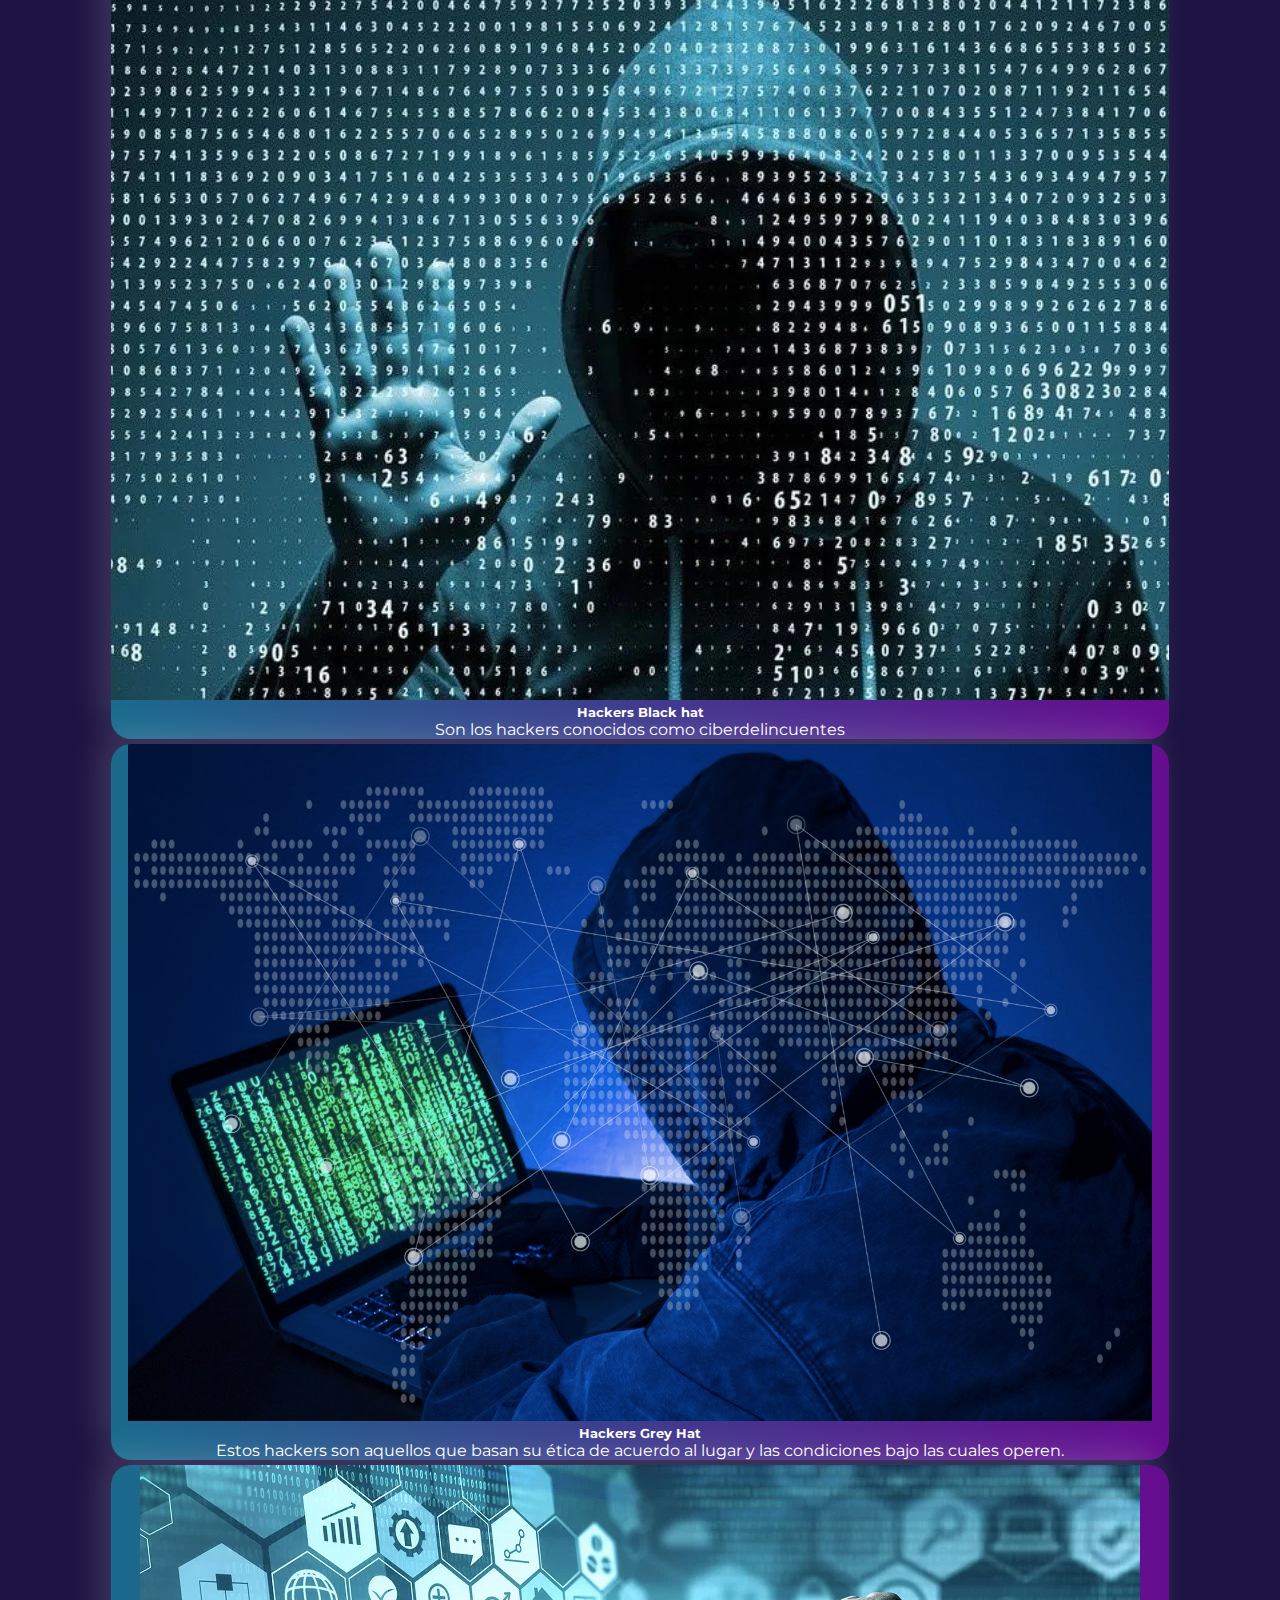
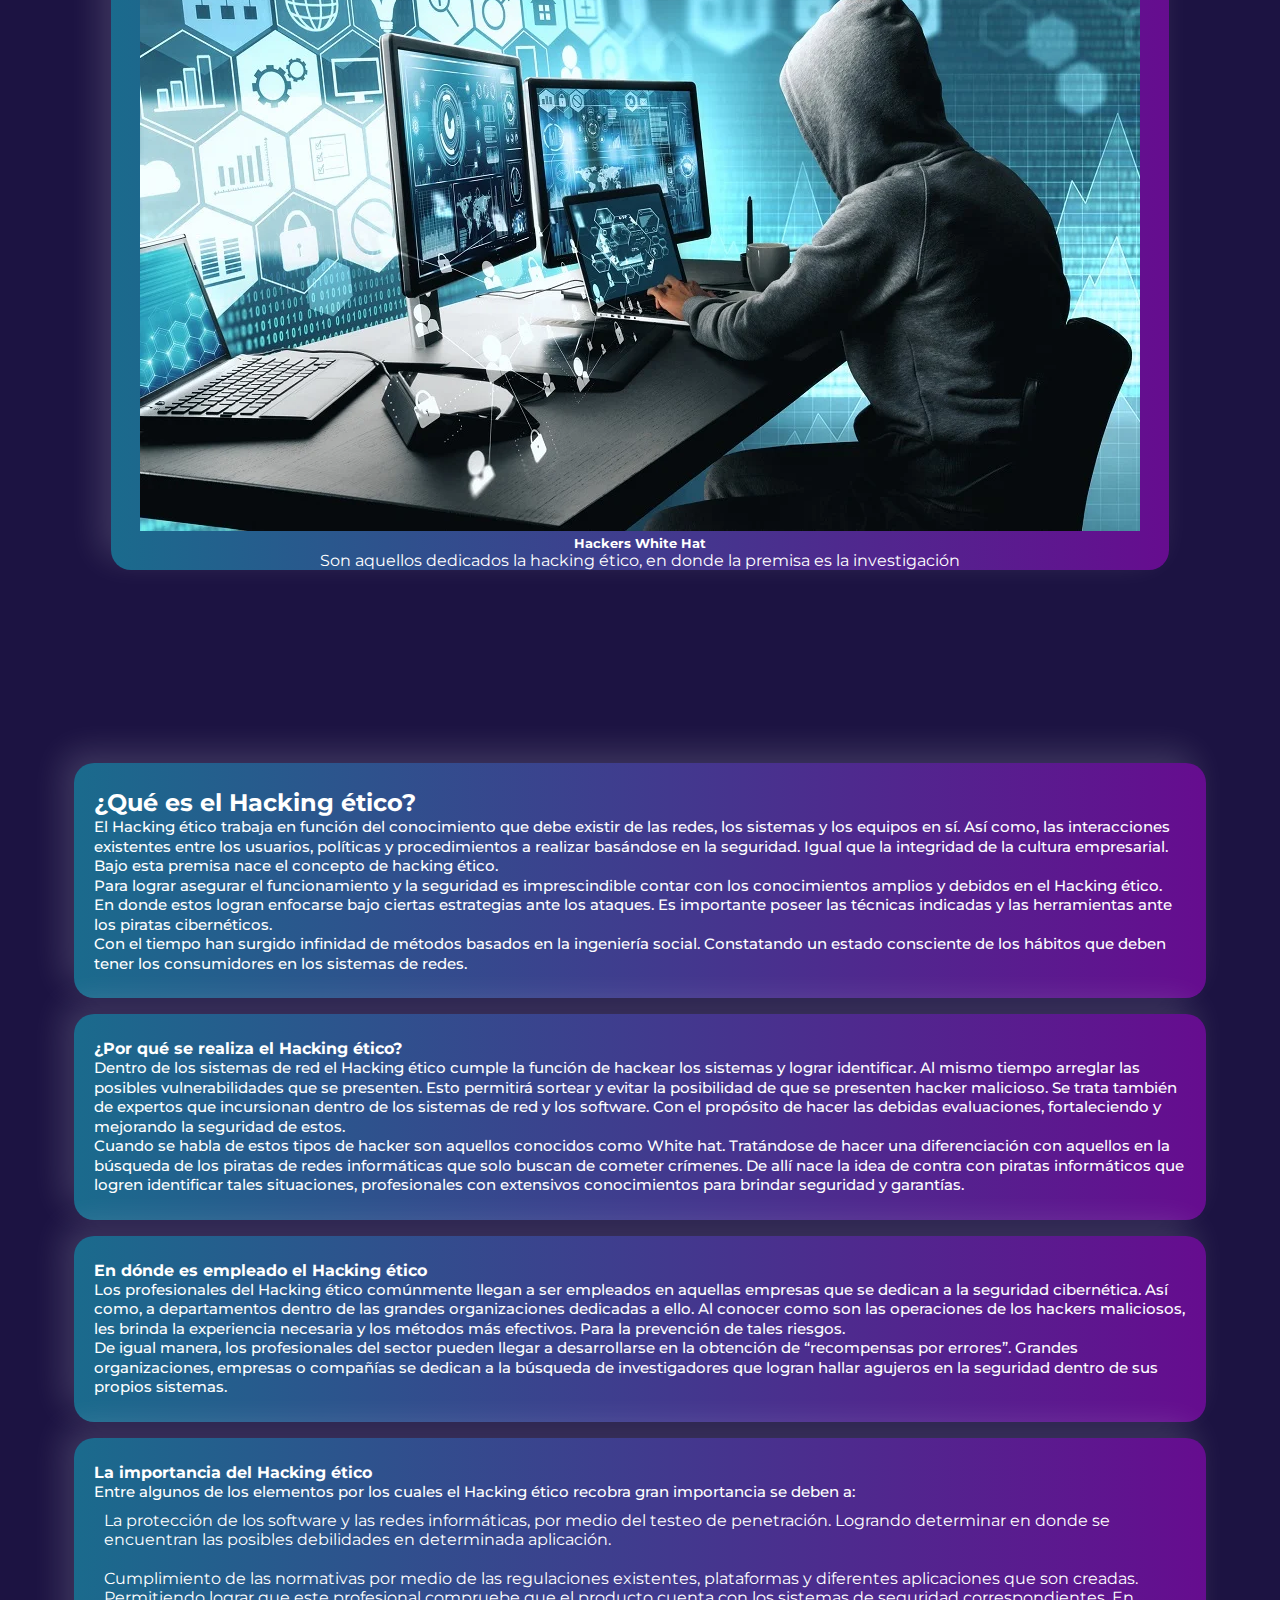
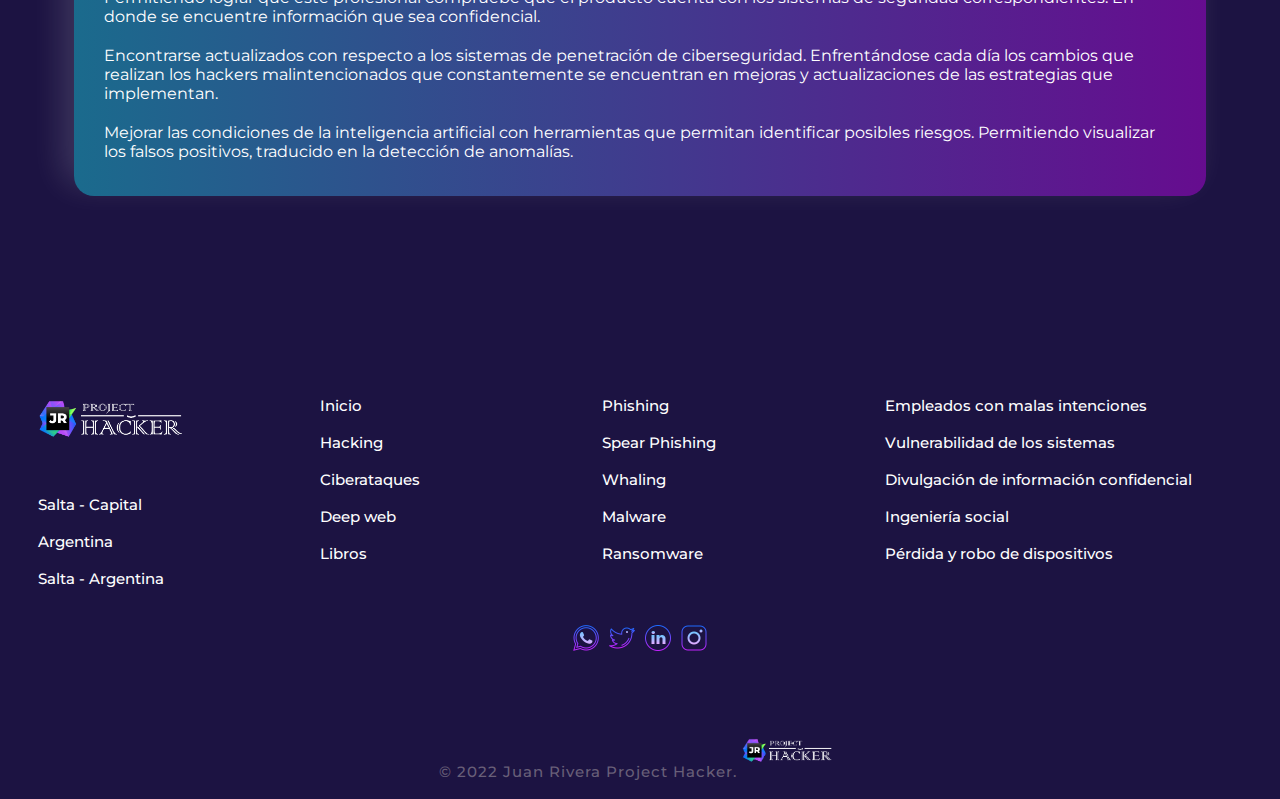
<file: hacking.html>
<!DOCTYPE html>
<html lang="en">

<head>
    <meta charset="UTF-8">
    <meta http-equiv="X-UA-Compatible" content="IE=edge">
    <meta name="viewport" content="width=device-width, initial-scale=1.0">
    <title>Hacking | Project Hacker</title>

    <!-- CSS only -->
    <link href="https://cdn.jsdelivr.net/npm/bootstrap@5.2.3/dist/css/bootstrap.min.css" rel="stylesheet"
        integrity="sha384-rbsA2VBKQhggwzxH7pPCaAqO46MgnOM80zW1RWuH61DGLwZJEdK2Kadq2F9CUG65" crossorigin="anonymous">
    <!---custom css link---->

    <link rel="stylesheet" type="text/css" href="./css/style.css">

    <link rel="stylesheet" href="https://unpkg.com/boxicons@latest/css/boxicons.min.css">

    <link rel="preconnect" href="https://fonts.googleapis.com">
    <link rel="preconnect" href="https://fonts.gstatic.com" crossorigin>
    <link href="https://fonts.googleapis.com/css2?family=Montserrat:wght@300;400;500;600;700;800;900&display=swap"
        rel="stylesheet">
    <link rel="shortcut icon" href="./img/logo 3.png" type="image/x-icon">
</head>

<body>
    <header>
        <a href="#" class="logo">
            <img src="img/LOGOO.png" alt="juan rivera developer project hacker logo">
        </a>

        <ul class="navbar">
            <li><a href="./index.html">Inicio</a></li>
            <li><a href="#">Hacking</a></li>
            <li><a href="./ciberataques.html">Ciberataques</a></li>
            <li><a href="./internetProfunda.html">Deep web</a></li>
            <li><a href="./librosDeHacking.html">Libros</a></li>
        </ul>

        <div class="header-icons">
            <a href="#"><i class='bx bx-user'></i></a>
            <div class="bx bx-menu" id="menu-icon"></div>
        </div>
    </header>





    <section class="hacking-home">
        <section class="categories2">
            <div class="center-text">
                <h5>Project Hacker</h5>
                <h1>Tipos de hackers</h1>
                <p>El acceso no autorizado a otros ordenadores o servidores está penado por la ley en todo el mundo.
                    Tales actos criminales han dado forma a la imagen de los hackers hasta el día de hoy. Sin embargo,
                    dentro de los diferentes escenarios, los actores individuales difieren enormemente. En principio,
                    puede distinguir entre tres tipos de hackers. Incluso si la mayoría de los hackers no pueden ser
                    clasificados exactamente de esta manera, sirve para proporcionar una mejor comprensión.</p>
            </div>


            <div class="categories-content">
                <div class="box">

                    <h3>White-hat Hackers</h3>

                </div>

                <div class="box">

                    <h3>Black-hat Hackers</h3>

                </div>

                <div class="box">

                    <h3>Gray-hat Hackers</h3>
                </div>

                <div class="box">

                    <h3>Hacking</h3>
                </div>

                <div class="box">

                    <h3>Desarrollo</h3>
                </div>

                <div class="box">

                    <h3>Hacking y SEO</h3>
                </div>

            </div>


            <div class="center-text">
                <h5></h5>
                <h2></h2>
                <p>El acceso no autorizado a otros ordenadores o servidores está penado por la ley en todo el mundo.
                    Tales actos criminales han dado forma a la imagen de los hackers hasta el día de hoy. Sin embargo,
                    dentro de los diferentes escenarios, los actores individuales difieren enormemente. En principio,
                    puede distinguir entre tres tipos de hackers. Incluso si la mayoría de los hackers no pueden ser
                    clasificados exactamente de esta manera, sirve para proporcionar una mejor comprensión.</p>
            </div>
            <h4>Tipos de Hackers y caracteristicas: </h4>
            <div class="accordion" id="accordionExample">
                <div class="accordion-item">
                    <h2 class="accordion-header" id="headingOne">
                        <button class="accordion-button" type="button" data-bs-toggle="collapse"
                            data-bs-target="#collapseOne" aria-expanded="true" aria-controls="collapseOne">
                            White-hat Hackers
                        </button>
                    </h2>
                    <div id="collapseOne" class="accordion-collapse collapse show" aria-labelledby="headingOne"
                        data-bs-parent="#accordionExample">
                        <div class="accordion-body">
                            <strong>El grupo de white-hat hackers (análogo al white-hat SEO) utiliza sus amplios
                                conocimientos en el campo de la tecnología informática sólo de acuerdo con las leyes
                                aplicables y de acuerdo con sus propias reglas establecidas, a las que a menudo se hace
                                referencia como la ética del hacker. Los miembros de este grupo a menudo trabajan para
                                agencias de seguridad o secciones de seguridad de TI de las empresas. Realizan pen tests
                                (pruebas de penetración) o análisis de seguridad para detectar vulnerabilidades
                                existentes en una infraestructura de TI y gestionarlas.</strong>
                        </div>
                    </div>
                </div>
                <div class="accordion-item">
                    <h2 class="accordion-header" id="headingTwo">
                        <button class="accordion-button collapsed" type="button" data-bs-toggle="collapse"
                            data-bs-target="#collapseTwo" aria-expanded="false" aria-controls="collapseTwo">
                            Black-hat Hackers
                        </button>
                    </h2>
                    <div id="collapseTwo" class="accordion-collapse collapse" aria-labelledby="headingTwo"
                        data-bs-parent="#accordionExample">
                        <div class="accordion-body">
                            <strong>Este grupo sería análogo al black hat SEO. Por lo general, actúan con intención
                                delictiva. Están involucrados en el robo de datos, la manipulación o el daño deliberado
                                de webs. De este modo, las grandes empresas se convierten de vez en cuando en blanco del
                                robo de datos, como eBay. DDoS (Distributed Denial of Service Attack) es un método
                                popular de ataque en la escena del sombrero negro, por el cual incluso un servidor
                                grande puede ser paralizado.</strong>
                        </div>
                    </div>
                </div>
                <div class="accordion-item">
                    <h2 class="accordion-header" id="headingThree">
                        <button class="accordion-button collapsed" type="button" data-bs-toggle="collapse"
                            data-bs-target="#collapseThree" aria-expanded="false" aria-controls="collapseThree">
                            Gray-hat Hackers
                        </button>
                    </h2>
                    <div id="collapseThree" class="accordion-collapse collapse" aria-labelledby="headingThree"
                        data-bs-parent="#accordionExample">
                        <div class="accordion-body">
                            <strong>En este grupo, no siempre se puede determinar claramente si las acciones son
                                meramente con fines delictivos o si hay un propósito superior detrás de ellas. Un buen
                                ejemplo de esto es el grupo Anonymous que atacó el servicio de pago PayPal en 2010, para
                                protestar por el hecho de que PayPal no reenviara los pagos a WikiLeaks. El mismo grupo
                                decidió en noviembre de 2015 luchar contra el Estado islámico de manera online.
                                Anonymous en sí mismo no tiene una estructura fija. Los miembros de este grupo de
                                hackers colaboran de forma descentralizada.</strong>
                        </div>
                    </div>
                </div>

                <div class="accordion-item">
                    <h2 class="accordion-header" id="headingThree">
                        <button class="accordion-button collapsed" type="button" data-bs-toggle="collapse"
                            data-bs-target="#collapseThree" aria-expanded="false" aria-controls="collapseThree">
                            Hacking
                        </button>
                    </h2>
                    <div id="collapseThree" class="accordion-collapse collapse" aria-labelledby="headingThree"
                        data-bs-parent="#accordionExample">
                        <div class="accordion-body">
                            <strong>El acceso exitoso a una red segura se conoce comúnmente como hacking. El "Hacking"
                                fue utilizado originalmente en el campo de la tecnología inalámbrica en los Estados
                                Unidos para denotar un mejor rendimiento de radio de una radio por medio de trucos
                                técnicos. Otro ejemplo del uso del término es la piratería de crecimiento, que significa
                                el uso de las nuevas tecnologías de la información para alcanzar los objetivos de
                                marketing más rápidamente y a menor costo.</strong>
                        </div>
                    </div>
                </div>

                <div class="accordion-item">
                    <h2 class="accordion-header" id="headingThree">
                        <button class="accordion-button collapsed" type="button" data-bs-toggle="collapse"
                            data-bs-target="#collapseThree" aria-expanded="false" aria-controls="collapseThree">
                            Desarrollo
                        </button>
                    </h2>
                    <div id="collapseThree" class="accordion-collapse collapse" aria-labelledby="headingThree"
                        data-bs-parent="#accordionExample">
                        <div class="accordion-body">
                            <strong>Mientras que a finales del último milenio los hackers eran a menudo denunciados por
                                la población en general como geeks criminales, la imagen de los especialistas en
                                informática ha mejorado enormemente. En la era de Internet, los profesionales tienen una
                                gran demanda en el campo de la seguridad informática. Y aquellos que saben cómo
                                descifrar una red, a su vez, también saben cómo proteger las redes. Un muy buen ejemplo
                                de la transformación del concepto de hacker es el Chaos Computer Club (CCC). Sus
                                miembros, vistos durante mucho tiempo como delincuentes, son ahora expertos muy
                                solicitados cuando se trata de cuestiones de seguridad en Internet. En 2014, la reunión
                                anual del CCC fue un evento muy frecuentado en tiempos de críticas crecientes con
                                respecto al monitoreo de Internet.</strong>
                        </div>
                    </div>
                </div>

                <div class="accordion-item">
                    <h2 class="accordion-header" id="headingThree">
                        <button class="accordion-button collapsed" type="button" data-bs-toggle="collapse"
                            data-bs-target="#collapseThree" aria-expanded="false" aria-controls="collapseThree">
                            Hacking y SEO
                        </button>
                    </h2>
                    <div id="collapseThree" class="accordion-collapse collapse" aria-labelledby="headingThree"
                        data-bs-parent="#accordionExample">
                        <div class="accordion-body">
                            <strong>Hacks es un término utilizado en los círculos de SEO muy a menudo. Sin embargo, en
                                este sentido no se refiere a la intervención en las redes, sino más bien a consejos
                                técnicos y trucos que ayudan en la optimización de motores de búsqueda. Estos pueden ser
                                métodos especiales para hacer el mejor uso de una herramienta de análisis web como
                                Google Analytics o propuestas sobre cómo conseguir más tráfico a su sitio web. Las
                                instrucciones para personalizar CMS o el código fuente de uno también se citan con
                                frecuencia hacks SEO. En un sentido negativo, los hackers de SEO son aquellos que
                                manipulan sitios web para difundir software malicioso o spam. Los hackers de SEO pueden
                                en este caso ser puestos en el mismo nivel que Black Hat SEOs que no sólo violan las
                                directrices de webmaster, sino también la ley.</strong>
                        </div>
                    </div>
                </div>

            </div>

            <div class="card-imagen">
                <div class="card-group">
                    <div class="card">
                        <img src="./img/fondo6.webp" class="card-img-top" alt="...">
                        <div class="card-body">
                            <h5 class="card-title">Hackers Black hat</h5>
                            <p class="card-text">Son los hackers conocidos como ciberdelincuentes</p>
                        </div>
                    </div>
                    <div class="card">
                        <img src="./img/hack.jpg" class="card-img-top" alt="...">
                        <div class="card-body">
                            <h5 class="card-title">Hackers Grey Hat</h5>
                            <p class="card-text">Estos hackers son aquellos que basan su ética de acuerdo al lugar y las
                                condiciones bajo las cuales operen.
                            </p>
                        </div>
                    </div>
                    <div class="card">
                        <img src="./img/fondo7.webp" class="card-img-top" alt="...">
                        <div class="card-body">
                            <h5 class="card-title">Hackers White Hat</h5>
                            <p class="card-text">Son aquellos dedicados la hacking ético, en donde la premisa es la
                                investigación</p>
                        </div>
                    </div>
                </div>
            </div>

        </section>

        <section class="">
            <div class="box">
                <h2>¿Qué es el Hacking ético?</h2>
                <p>El Hacking ético trabaja en función del conocimiento que debe existir de las redes, los sistemas y
                    los
                    equipos en sí. Así como, las interacciones existentes entre los usuarios, políticas y procedimientos
                    a
                    realizar basándose en la seguridad. Igual que la integridad de la cultura empresarial. Bajo esta
                    premisa
                    nace el concepto de hacking ético.</p>
                <p>Para lograr asegurar el funcionamiento y la seguridad es imprescindible contar con los conocimientos
                    amplios y debidos en el Hacking ético. En donde estos logran enfocarse bajo ciertas estrategias ante
                    los
                    ataques. Es importante poseer las técnicas indicadas y las herramientas ante los piratas
                    cibernéticos.
                </p>
                <p>Con el tiempo han surgido infinidad de métodos basados en la ingeniería social. Constatando un estado
                    consciente de los hábitos que deben tener los consumidores en los sistemas de redes.</p>
            </div>
            <div class="box">
                <h4>¿Por qué se realiza el Hacking ético?</h4>
                <p>Dentro de los sistemas de red el Hacking ético cumple la función de hackear los sistemas y lograr
                    identificar. Al mismo tiempo arreglar las posibles vulnerabilidades que se presenten. Esto permitirá
                    sortear y evitar la posibilidad de que se presenten hacker malicioso. Se trata también de expertos
                    que
                    incursionan dentro de los sistemas de red y los software. Con el propósito de hacer las debidas
                    evaluaciones, fortaleciendo y mejorando la seguridad de estos.</p>
                <p>Cuando se habla de estos tipos de hacker son aquellos conocidos como White hat. Tratándose de hacer
                    una
                    diferenciación con aquellos en la búsqueda de los piratas de redes informáticas que solo buscan de
                    cometer crímenes. De allí nace la idea de contra con piratas informáticos que logren identificar
                    tales
                    situaciones, profesionales con extensivos conocimientos para brindar seguridad y garantías.</p>
            </div>

            <div class="box">
                <h4>En dónde es empleado el Hacking ético</h4>
                <p>Los profesionales del Hacking ético comúnmente llegan a ser empleados en aquellas empresas que se
                    dedican
                    a la seguridad cibernética. Así como, a departamentos dentro de las grandes organizaciones dedicadas
                    a
                    ello. Al conocer como son las operaciones de los hackers maliciosos, les brinda la experiencia
                    necesaria
                    y los métodos más efectivos. Para la prevención de tales riesgos.</p>
                <p>De igual manera, los profesionales del sector pueden llegar a desarrollarse en la obtención de
                    “recompensas por errores”. Grandes organizaciones, empresas o compañías se dedican a la búsqueda de
                    investigadores que logran hallar agujeros en la seguridad dentro de sus propios sistemas.</p>

            </div>
            <div class="box">
                <h4>La importancia del Hacking ético</h4>
                <p>Entre algunos de los elementos por los cuales el Hacking ético recobra gran importancia se deben a:
                </p>
                <ul>
                    <li>La protección de los software y las redes informáticas, por medio del testeo de penetración.
                        Logrando determinar en donde se encuentran las posibles debilidades en determinada aplicación.
                    </li>

                    <li>Cumplimiento de las normativas por medio de las regulaciones existentes, plataformas y
                        diferentes
                        aplicaciones que son creadas. Permitiendo lograr que este profesional compruebe que el producto
                        cuenta con los sistemas de seguridad correspondientes. En donde se encuentre información que sea
                        confidencial.</li>

                    <li>Encontrarse actualizados con respecto a los sistemas de penetración de ciberseguridad.
                        Enfrentándose
                        cada día los cambios que realizan los hackers malintencionados que constantemente se encuentran
                        en
                        mejoras y actualizaciones de las estrategias que implementan.</li>

                    <li>Mejorar las condiciones de la inteligencia artificial con herramientas que permitan identificar
                        posibles riesgos. Permitiendo visualizar los falsos positivos, traducido en la detección de
                        anomalías.</li>
                </ul>
            </div>
        </section>

    </section>

    <!--
    <section class="compartir">
        <div>
            <h4>Si te fue útil la información compartelo en tus redes sociales</h4>
        </div>
        <div class="c-md-12">
            <div class="share">
                <a href="https://api.whatsapp.com/send?text=www.mipagina.com" target="_blank" class="whatsapp"><img
                        src="./img/whatsapp-64.png" alt=""></a>
                <a href="http://www.facebook.com/sharer.php?u=www.mipagina.com&t=pagina de desarrollo web"
                    target="_blank" class="facebook"><img src="./img/facebook-nuevo-64.png" alt=""></a>
                <a href="https://twitter.com/intent/tweet?text=MIEpresa&url=www.mipagina.com&via=Empresa&hashtags=#miempresa"
                    target="_blank" class="twitter"><img src="./img/twitter-64.png" alt=""></a>
                <a href="http://www.linkedin.com/shareArticle?url=www.miempresa.com" target="_blank"
                    class="linkedin"><img src="./img/linkedin-rodeado-de-círculo-64.png" alt=""></a>

                <a href="https://www.instagram.com/shareArticle?url=www.miempresa.com" target="_blank"
                    class="instagram"><img src="./img/instagram-64.png" alt=""></a>


            </div>
        </div>
    </section>
-->




    <!---start contact section---->
    <section class="contact" id="contact">
        <div class="main-contact">
            <div class="contact-content">
                <img src="./img/LOGOO.png" alt="juan rivera developer project hacker logo">
                <li><a href="#">Salta - Capital </a></li>
                <li><a href="#">Argentina</a></li>
                <li><a href="https://twitter.com/indiojuan2012">Salta - Argentina</a></li>
            </div>

            <div class="contact-content">
                <li><a href="./index.html">Inicio</a></li>
                <li><a href="./hacking.html">Hacking</a></li>
                <li><a href="./ciberataques.html">Ciberataques</a></li>
                <li><a href="./internetProfunda.html">Deep web</a></li>
                <li><a href="./librosDeHacking.html">Libros</a></li>
            </div>

            <div class="contact-content">
                <li><a href="#">Phishing</a></li>
                <li><a href="#">Spear Phishing</a></li>
                <li><a href="#">Whaling</a></li>
                <li><a href="#">Malware</a></li>
                <li><a href="#">Ransomware</a></li>
            </div>

            <div class="contact-content">
                <li><a href="#">Empleados con malas intenciones</a></li>
                <li><a href="#">Vulnerabilidad de los sistemas</a></li>
                <li><a href="#">Divulgación de información confidencial</a></li>
                <li><a href="#">Ingeniería social</a></li>
                <li><a href="#">Pérdida y robo de dispositivos</a></li>
            </div>

        </div>
        <div class="redes-sociales2">

            <div class="c-md-12">
                <div class="share">
                    <a href="https://api.whatsapp.com/send?text=www.mipagina.comhttps://wa.me/qr/AHQDYWM7EKATH1"
                        target="_blank" class="whatsapp"><img src="./img/whatsapp-64.png" alt=""></a>

                    <a href="https://twitter.com/indiojuan2012" target="_blank" class="twitter"><img
                            src="./img/twitter-64.png" alt=""></a>
                    <a href="https://www.linkedin.com/in/juan-rivera-9ba866215/" target="_blank" class="linkedin"><img
                            src="./img/linkedin-rodeado-de-círculo-64.png" alt=""></a>

                    <a href="https://www.instagram.com/juan_rivera_de_ella/" target="_blank" class="instagram"><img
                            src="./img/instagram-64.png" alt=""></a>
                </div>
            </div>
        </div>
    </section>

    <div class="last-text">

        <p>© 2022 Juan Rivera Project Hacker. <img src="./img/LOGOO.png"
                alt="juan rivera developer project hacker logo">
        </p>

    </div>


    <!---custom js link---->
    <script type="text/javascript" src="js/script.js"></script>
    <!-- JavaScript Bundle with Popper -->
    <script src="https://cdn.jsdelivr.net/npm/bootstrap@5.2.3/dist/js/bootstrap.bundle.min.js"
        integrity="sha384-kenU1KFdBIe4zVF0s0G1M5b4hcpxyD9F7jL+jjXkk+Q2h455rYXK/7HAuoJl+0I4"
        crossorigin="anonymous"></script>
</body>

</html>
</file>
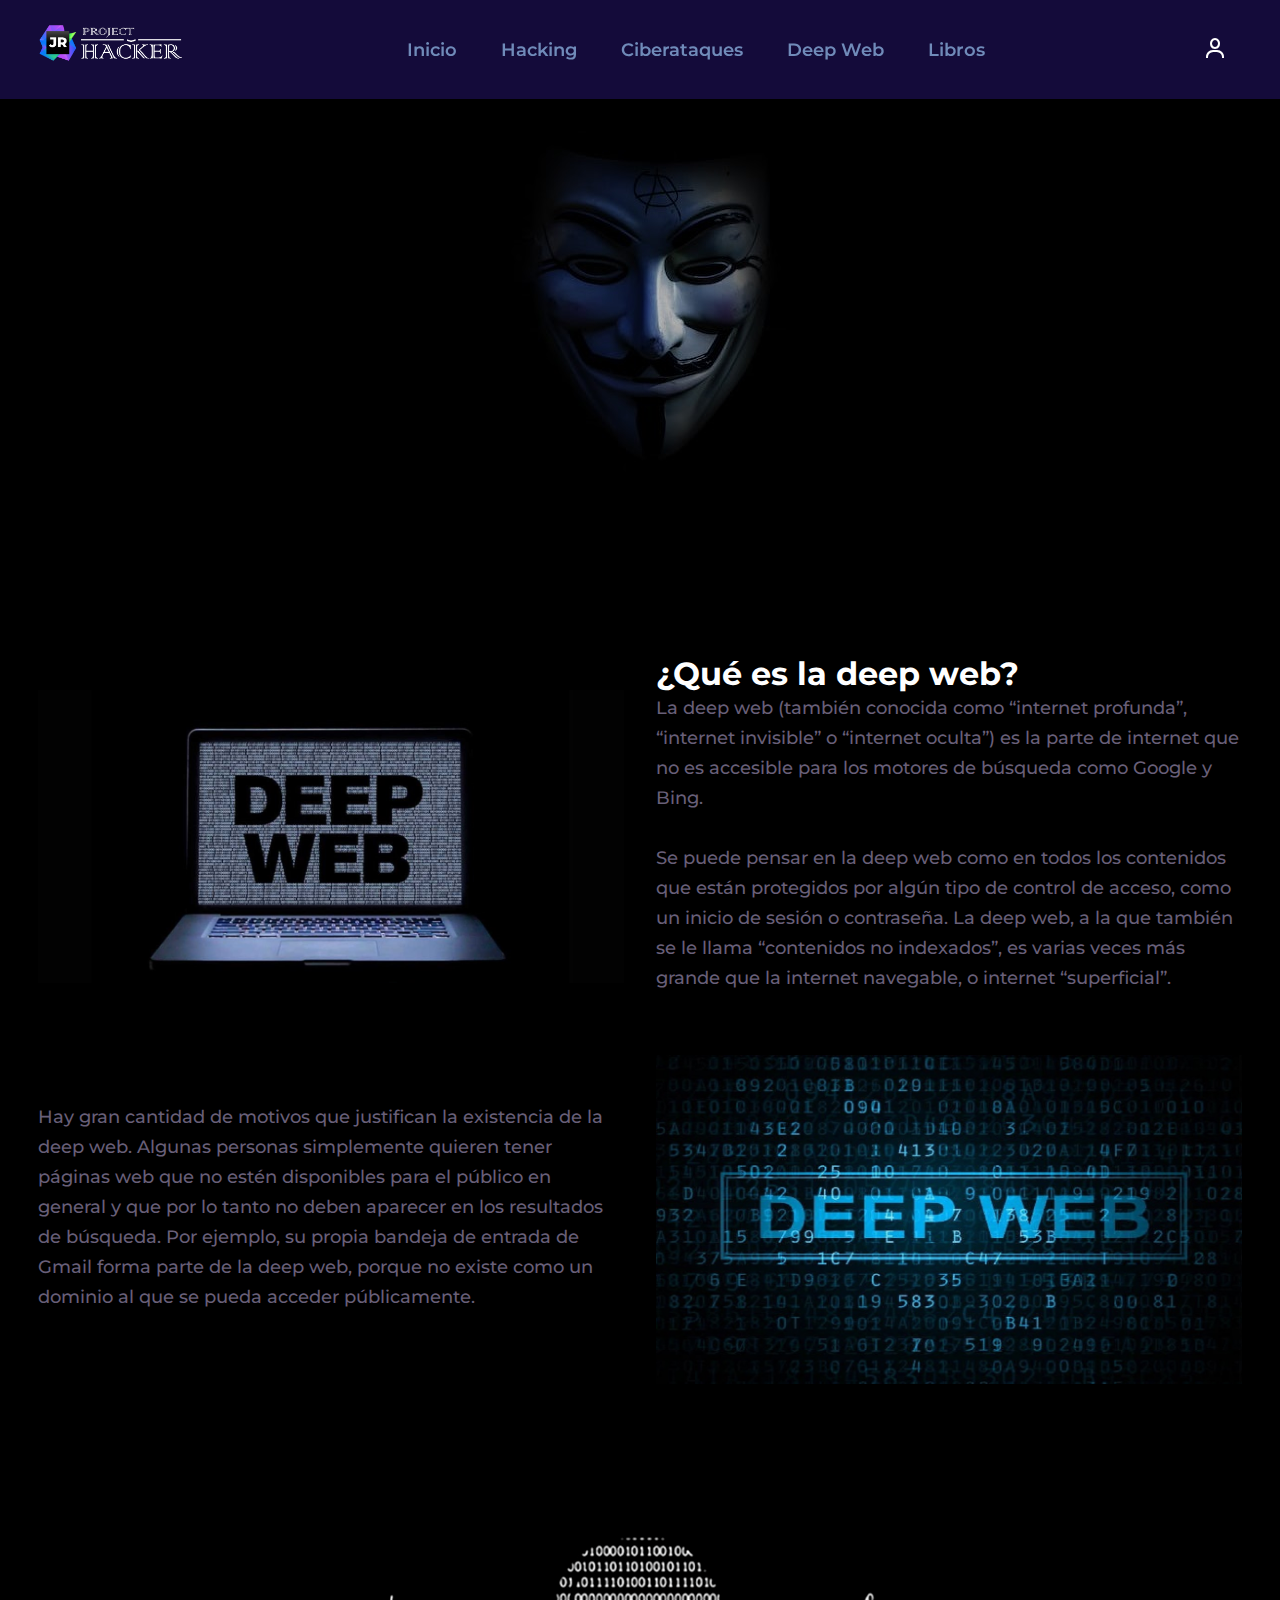
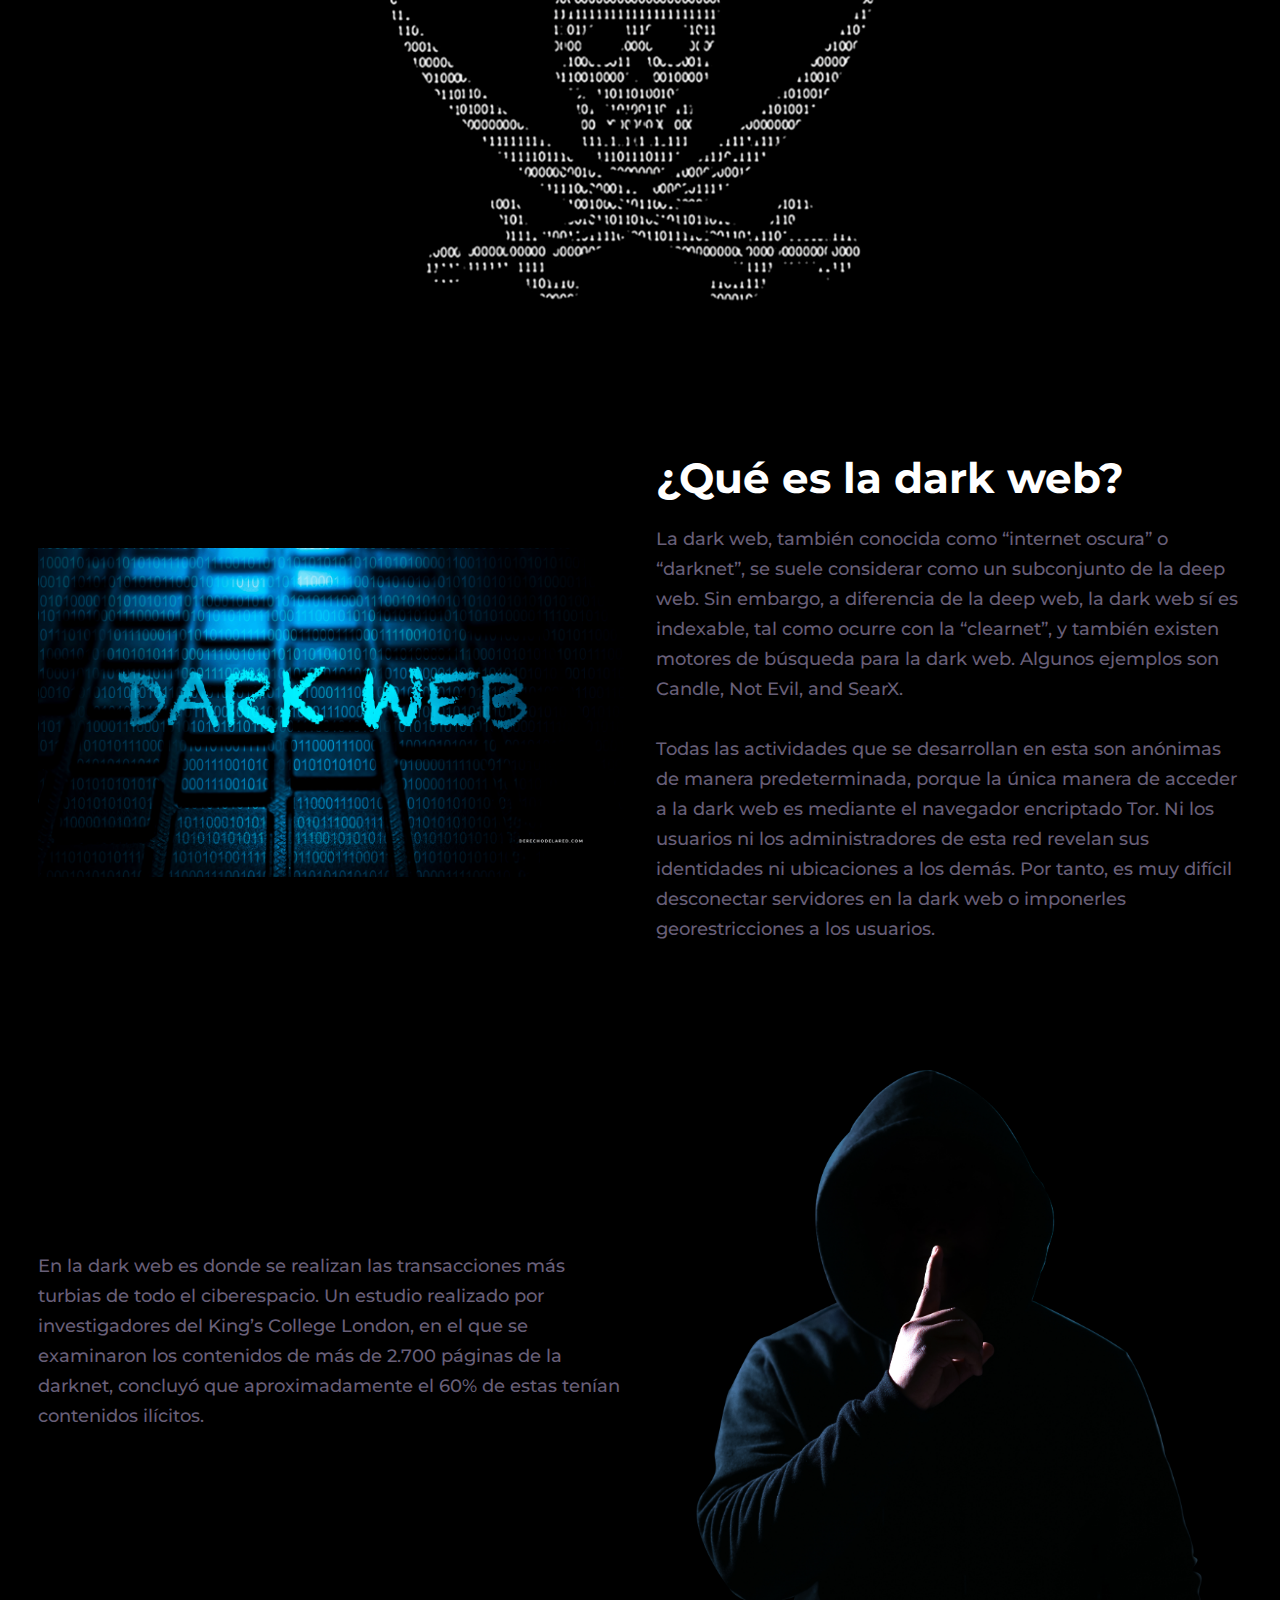
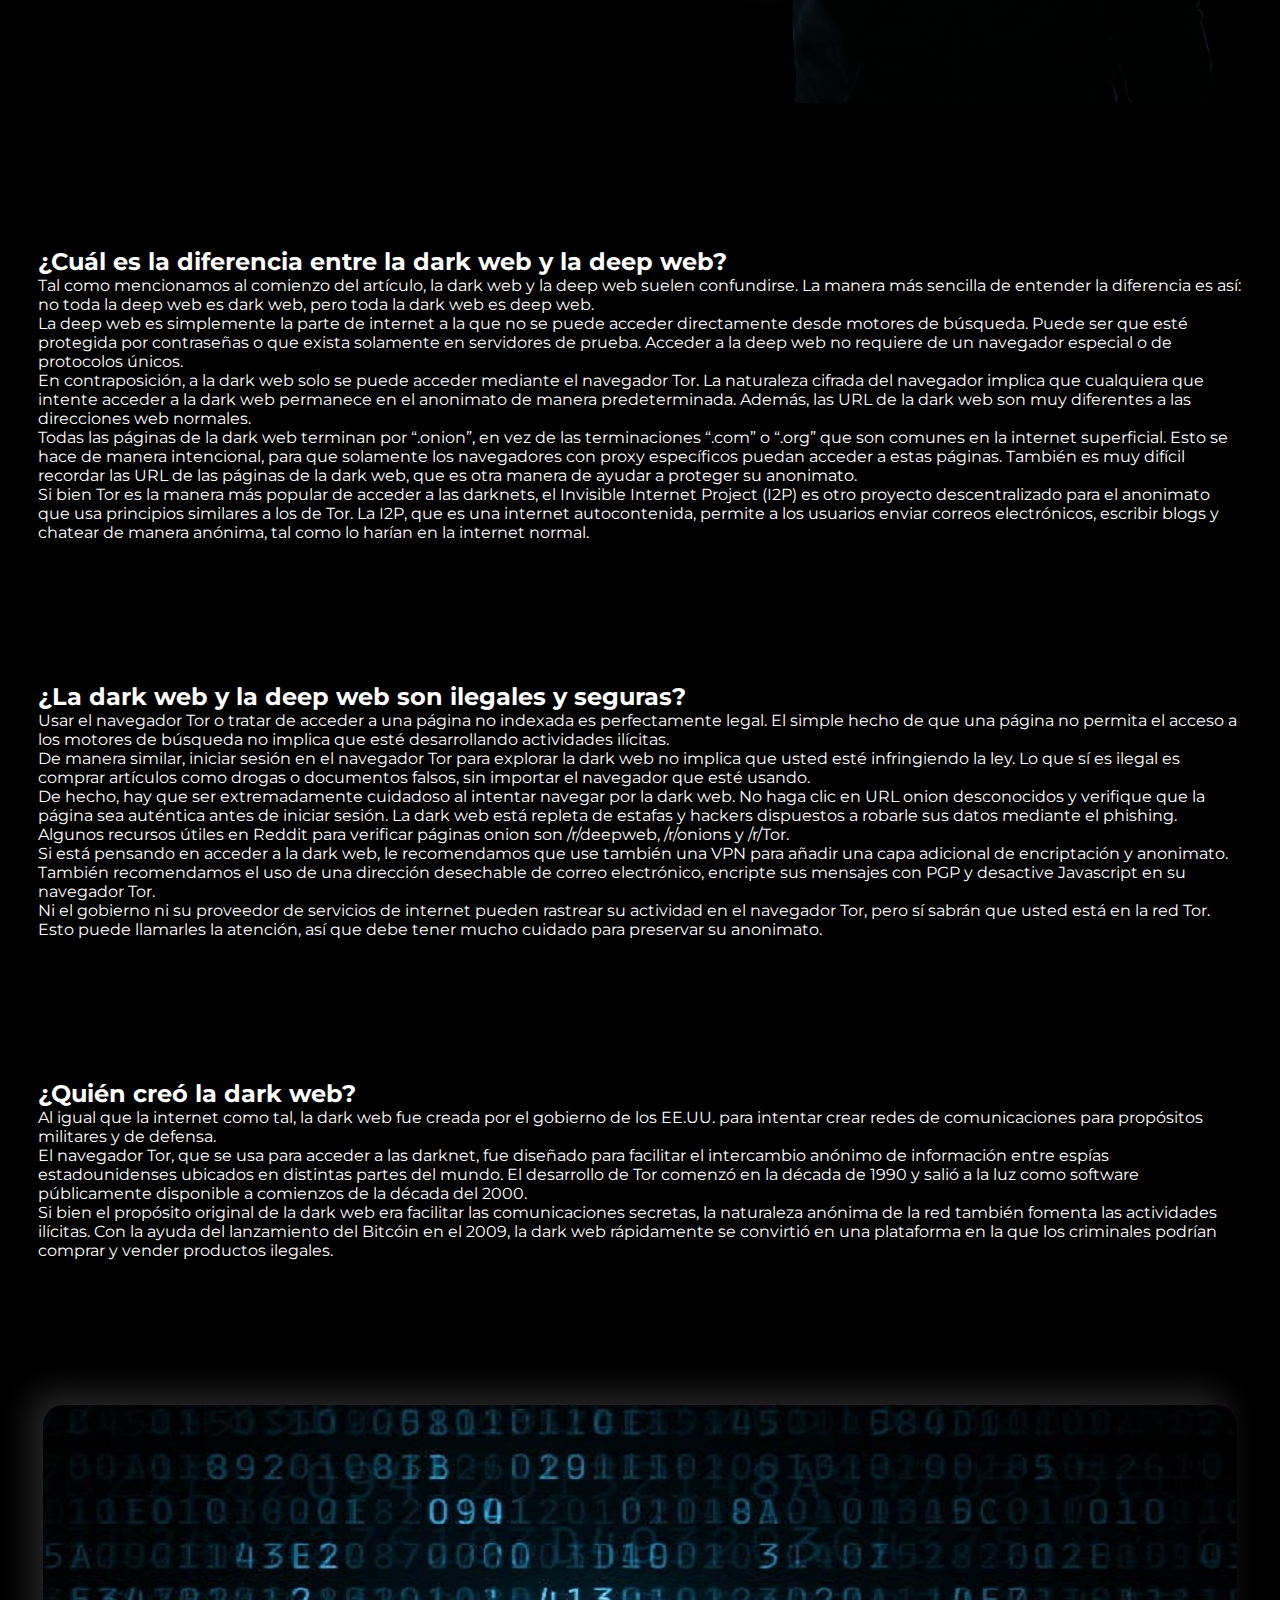
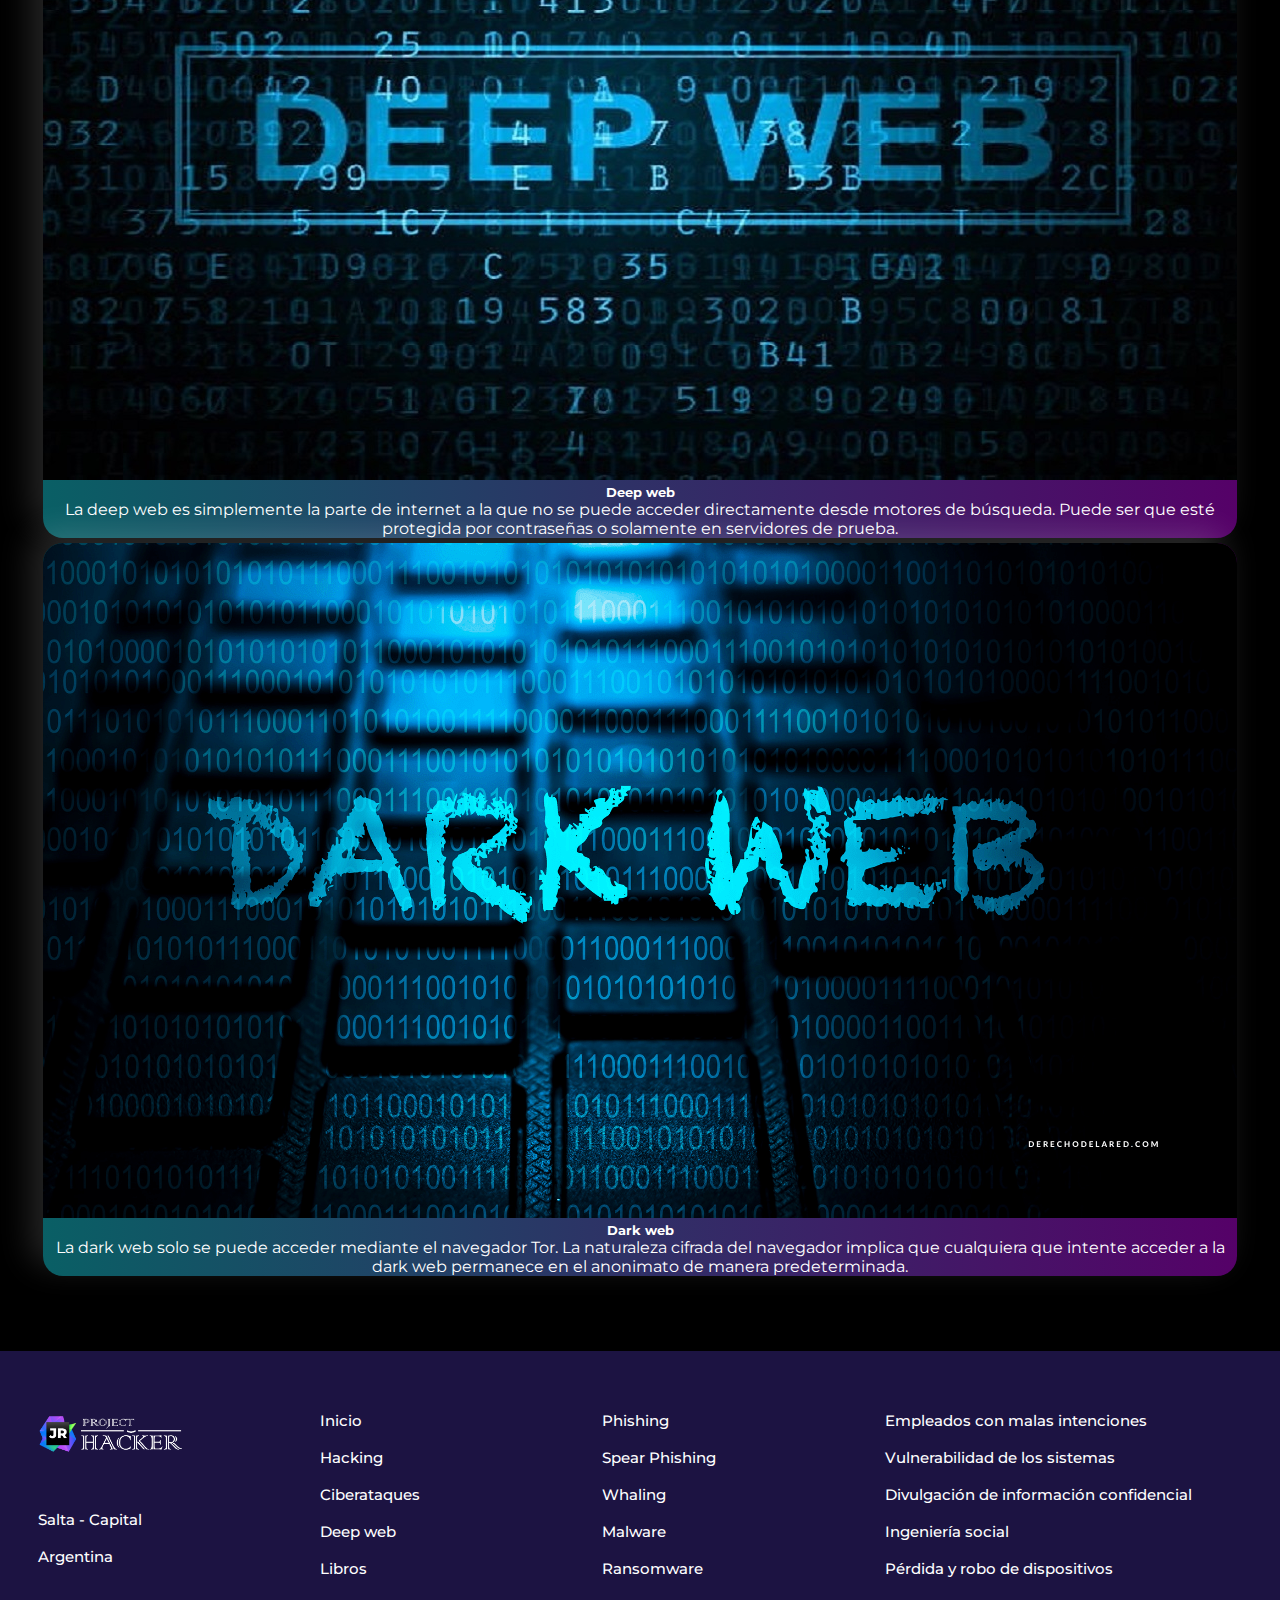
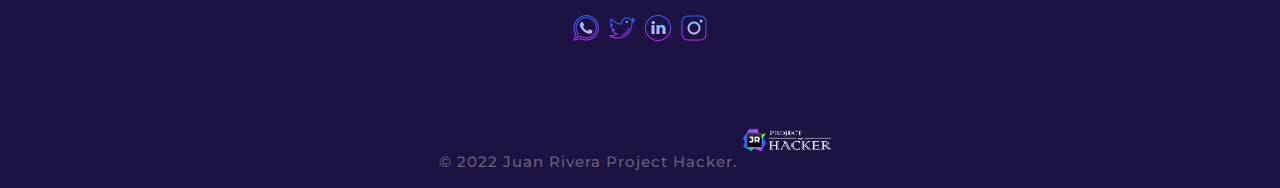
<file: internetProfunda.html>
<!DOCTYPE html>
<html lang="en">

<head>
    <meta charset="UTF-8">
    <meta http-equiv="X-UA-Compatible" content="IE=edge">
    <meta name="viewport" content="width=device-width, initial-scale=1.0">
    <title>Deep web y Dark web | Project Hacker</title>

    <!-- CSS only -->
    <link href="https://cdn.jsdelivr.net/npm/bootstrap@5.2.3/dist/css/bootstrap.min.css" rel="stylesheet"
        integrity="sha384-rbsA2VBKQhggwzxH7pPCaAqO46MgnOM80zW1RWuH61DGLwZJEdK2Kadq2F9CUG65" crossorigin="anonymous">
    <!---custom css link---->

    <link rel="stylesheet" type="text/css" href="./css/style.css">

    <link rel="stylesheet" href="https://unpkg.com/boxicons@latest/css/boxicons.min.css">

    <link rel="preconnect" href="https://fonts.googleapis.com">
    <link rel="preconnect" href="https://fonts.gstatic.com" crossorigin>
    <link href="https://fonts.googleapis.com/css2?family=Montserrat:wght@300;400;500;600;700;800;900&display=swap"
        rel="stylesheet">
    <link rel="shortcut icon" href="./img/logo 3.png" type="image/x-icon">
</head>

<header>
    <a href="#" class="logo">
        <img src="img/LOGOO.png" alt="juan rivera developer project hacker logo">
    </a>

    <ul class="navbar">
        <li><a href="./index.html">Inicio</a></li>
        <li><a href="./hacking.html">Hacking</a></li>
        <li><a href="./ciberataques.html">Ciberataques</a></li>
        <li><a href="#Deep Web">Deep Web</a></li>
        <li><a href="./librosDeHacking.html">Libros</a></li>
    </ul>

    <div class="header-icons">
        <a href="#"><i class='bx bx-user'></i></a>
        <div class="bx bx-menu" id="menu-icon"></div>
    </div>
</header>


<section class="fondo-anonimus">

    <div><img src="./img/cara.jfif" class="card-img-top" alt="anonimus"></div>

</section>
<section class="about">
    <!--deep web-->

    <div class="about-img">
        <img src="./img/deep.jpeg" alt="hacking">
    </div>

    <div class="about-text">

        <h1>¿Qué es la deep web?</h1>
        <p>La deep web (también conocida como “internet profunda”, “internet invisible” o “internet oculta”) es la
            parte
            de internet que no es accesible para los motores de búsqueda como Google y Bing.</p>
        <p> Se puede pensar en la deep
            web como en todos los contenidos que están protegidos por algún tipo de control de acceso, como un
            inicio de
            sesión o contraseña. La deep web, a la que también se le llama “contenidos no indexados”, es varias
            veces
            más grande que la internet navegable, o internet “superficial”.</p>

    </div>
    <div class="about-text">

        <p>Hay gran cantidad de motivos que justifican la existencia de la deep web. Algunas personas simplemente
            quieren tener páginas web que no estén disponibles para el público en general y que por lo tanto no deben
            aparecer en los resultados de búsqueda. Por ejemplo, su propia bandeja de entrada de Gmail forma parte de la
            deep web, porque no existe como un dominio al que se pueda acceder públicamente.</p>

    </div>

    <div class="about-img">
        <img src="./img/deep-wep.jpg" alt="hacking">
    </div>

</section>
<section class="fondo-anonimus">
    <div><img src="./img/cara3.png" class="card-img-top" alt="anonimus"></div>

</section>
<section class="about">
    <!--dark web-->
    <div class="about-img">
        <img src="./img/dark1.webp" alt="hacking">
    </div>

    <div class="about-text">
        <h2>¿Qué es la dark web?</h2>
        <p>La dark web, también conocida como “internet oscura” o “darknet”, se suele considerar como un subconjunto de
            la deep web. Sin embargo, a diferencia de la deep web, la dark web sí es indexable, tal como ocurre con la
            “clearnet”, y también existen motores de búsqueda para la dark web. Algunos ejemplos son Candle, Not Evil,
            and SearX.</p>
        <p> Todas las actividades que se desarrollan en esta son anónimas de manera predeterminada, porque la única
            manera de acceder a la dark web es mediante el navegador encriptado Tor. Ni los usuarios ni los
            administradores de esta red revelan sus identidades ni ubicaciones a los demás. Por tanto, es muy difícil
            desconectar servidores en la dark web o imponerles georestricciones a los usuarios.</p>

    </div>



    <div class="about-text">
        <p>En la dark web es donde se realizan las transacciones más turbias de todo el ciberespacio. Un estudio
            realizado por investigadores del King’s College London, en el que se examinaron los contenidos de más de
            2.700 páginas de la darknet, concluyó que aproximadamente el 60% de estas tenían contenidos ilícitos.</p>

    </div>
    <div class="about-img">
        <img src="./img/hackpng2.webp" alt="hacking">
    </div>

</section>


<section class="article">
    <h2>¿Cuál es la diferencia entre la dark web y la deep web?</h2>
    <p>Tal como mencionamos al comienzo del artículo, la dark web y la deep web suelen confundirse. La manera más
        sencilla de entender la diferencia es así: no toda la deep web es dark web, pero toda la dark web es deep web.
    </p>

    <p>La deep web es simplemente la parte de internet a la que no se puede acceder directamente desde motores de
        búsqueda. Puede ser que esté protegida por contraseñas o que exista solamente en servidores de prueba. Acceder a
        la deep web no requiere de un navegador especial o de protocolos únicos.</p>

    <p>En contraposición, a la dark web solo se puede acceder mediante el navegador Tor. La naturaleza cifrada del
        navegador implica que cualquiera que intente acceder a la dark web permanece en el anonimato de manera
        predeterminada. Además, las URL de la dark web son muy diferentes a las direcciones web normales.</p>

    <p>Todas las páginas de la dark web terminan por “.onion”, en vez de las terminaciones “.com” o “.org” que son
        comunes en la internet superficial. Esto se hace de manera intencional, para que solamente los navegadores con
        proxy específicos puedan acceder a estas páginas. También es muy difícil recordar las URL de las páginas de la
        dark web, que es otra manera de ayudar a proteger su anonimato.</p>

    <p>Si bien Tor es la manera más popular de acceder a las darknets, el Invisible Internet Project (I2P) es otro
        proyecto descentralizado para el anonimato que usa principios similares a los de Tor. La I2P, que es una
        internet autocontenida, permite a los usuarios enviar correos electrónicos, escribir blogs y chatear de manera
        anónima, tal como lo harían en la internet normal.</p>
</section>

<section class="article">
    <h2>¿La dark web y la deep web son ilegales y seguras?</h2>
    <p>Usar el navegador Tor o tratar de acceder a una página no indexada es perfectamente legal. El simple hecho de que
        una página no permita el acceso a los motores de búsqueda no implica que esté desarrollando actividades
        ilícitas.</p>

    <p>De manera similar, iniciar sesión en el navegador Tor para explorar la dark web no implica que usted esté
        infringiendo la ley. Lo que sí es ilegal es comprar artículos como drogas o documentos falsos, sin importar el
        navegador que esté usando.</p>

    <p>De hecho, hay que ser extremadamente cuidadoso al intentar navegar por la dark web. No haga clic en URL onion
        desconocidos y verifique que la página sea auténtica antes de iniciar sesión. La dark web está repleta de
        estafas y hackers dispuestos a robarle sus datos mediante el phishing. Algunos recursos útiles en Reddit para
        verificar páginas onion son /r/deepweb, /r/onions y /r/Tor.</p>

    <p>Si está pensando en acceder a la dark web, le recomendamos que use también una VPN para añadir una capa adicional
        de encriptación y anonimato. También recomendamos el uso de una dirección desechable de correo electrónico,
        encripte sus mensajes con PGP y desactive Javascript en su navegador Tor.</p>

    <p>Ni el gobierno ni su proveedor de servicios de internet pueden rastrear su actividad en el navegador Tor, pero sí
        sabrán que usted está en la red Tor. Esto puede llamarles la atención, así que debe tener mucho cuidado para
        preservar su anonimato.</p>
</section>

<section class="article">
    <h2>¿Quién creó la dark web?</h2>
    <p>Al igual que la internet como tal, la dark web fue creada por el gobierno de los EE.UU. para intentar crear redes
        de comunicaciones para propósitos militares y de defensa.</p>
    <p>El navegador Tor, que se usa para acceder a las darknet, fue diseñado para facilitar el intercambio anónimo de
        información entre espías estadounidenses ubicados en distintas partes del mundo. El desarrollo de Tor comenzó en
        la década de 1990 y salió a la luz como software públicamente disponible a comienzos de la década del 2000.</p>
    <p>Si bien el propósito original de la dark web era facilitar las comunicaciones secretas, la naturaleza anónima de
        la red también fomenta las actividades ilícitas. Con la ayuda del lanzamiento del Bitcóin en el 2009, la dark
        web rápidamente se convirtió en una plataforma en la que los criminales podrían comprar y vender productos
        ilegales.</p>
</section>

<section class="article">
    <div class="row row-cols-1 row-cols-md-2 g-4">
        <div class="col">
            <div class="card">
                <img src="./img/deep-wep.jpg" class="card-img-top" alt="hacking">
                <div class="card-body">
                    <h5 class="card-title">Deep web</h5>
                    <p class="card-text">La deep web es simplemente la parte de internet a la que no se puede
                        acceder directamente desde motores de búsqueda. Puede ser que esté protegida por
                        contraseñas
                        o solamente en servidores de prueba.</p>
                </div>
            </div>
        </div>
        <div class="col">
            <div class="card">
                <img src="./img/dark1.webp" class="card-img-top" alt="...">
                <div class="card-body">
                    <h5 class="card-title">Dark web</h5>
                    <p class="card-text">La dark web solo se puede acceder mediante el navegador Tor. La
                        naturaleza
                        cifrada del navegador implica que cualquiera que intente acceder a la dark web permanece
                        en
                        el anonimato de manera predeterminada.</p>
                </div>
            </div>
        </div>
    </div>
</section>

<!--
<section class="compartir">
    <div>
        <h4>Si te fue útil la información compartelo en tus redes sociales</h4>
    </div>
    <div class="c-md-12">
        <div class="share">
            <a href="https://api.whatsapp.com/send?text=www.mipagina.com" target="_blank" class="whatsapp"><img
                    src="./img/whatsapp-64.png" alt=""></a>
            <a href="http://www.facebook.com/sharer.php?u=www.mipagina.com&t=pagina de desarrollo web" target="_blank"
                class="facebook"><img src="./img/facebook-nuevo-64.png" alt=""></a>
            <a href="https://twitter.com/intent/tweet?text=MIEpresa&url=www.mipagina.com&via=Empresa&hashtags=#miempresa"
                target="_blank" class="twitter"><img src="./img/twitter-64.png" alt=""></a>
            <a href="http://www.linkedin.com/shareArticle?url=www.miempresa.com" target="_blank" class="linkedin"><img
                    src="./img/linkedin-rodeado-de-círculo-64.png" alt=""></a>

            <a href="https://www.instagram.com/shareArticle?url=www.miempresa.com" target="_blank"
                class="instagram"><img src="./img/instagram-64.png" alt=""></a>


        </div>
    </div>
</section>
-->

<!---start contact section---->
<section class="contact" id="contact">
    <div class="main-contact">
        <div class="contact-content">
            <img src="./img/LOGOO.png" alt="juan rivera developer project hacker logo">
            <li><a href="#">Salta - Capital </a></li>
            <li><a href="#">Argentina</a></li>
        </div>

        <div class="contact-content">
            <li><a href="./index.html">Inicio</a></li>
            <li><a href="./hacking.html">Hacking</a></li>
            <li><a href="./ciberataques.html">Ciberataques</a></li>
            <li><a href="./internetProfunda.html">Deep web</a></li>
            <li><a href="./librosDeHacking.html">Libros</a></li>
        </div>

        <div class="contact-content">
            <li><a href="#">Phishing</a></li>
            <li><a href="#">Spear Phishing</a></li>
            <li><a href="#">Whaling</a></li>
            <li><a href="#">Malware</a></li>
            <li><a href="#">Ransomware</a></li>
        </div>

        <div class="contact-content">
            <li><a href="#">Empleados con malas intenciones</a></li>
            <li><a href="#">Vulnerabilidad de los sistemas</a></li>
            <li><a href="#">Divulgación de información confidencial</a></li>
            <li><a href="#">Ingeniería social</a></li>
            <li><a href="#">Pérdida y robo de dispositivos</a></li>
        </div>

    </div>
    <div class="redes-sociales2">

        <div class="c-md-12">
            <div class="share">
                <a href="https://api.whatsapp.com/send?text=www.mipagina.comhttps://wa.me/qr/AHQDYWM7EKATH1"
                    target="_blank" class="whatsapp"><img src="./img/whatsapp-64.png" alt=""></a>

                <a href="https://twitter.com/indiojuan2012" target="_blank" class="twitter"><img
                        src="./img/twitter-64.png" alt=""></a>
                <a href="https://www.linkedin.com/in/juan-rivera-9ba866215/" target="_blank" class="linkedin"><img
                        src="./img/linkedin-rodeado-de-círculo-64.png" alt=""></a>

                <a href="https://www.instagram.com/juan_rivera_de_ella/" target="_blank" class="instagram"><img
                        src="./img/instagram-64.png" alt=""></a>
            </div>
        </div>
    </div>
</section>

<div class="last-text">

    <p>© 2022 Juan Rivera Project Hacker. <img src="./img/LOGOO.png" alt="juan rivera developer project hacker logo">
    </p>

</div>


<!---custom js link---->
<script type="text/javascript" src="js/script.js"></script>
<!-- JavaScript Bundle with Popper -->
<script src="https://cdn.jsdelivr.net/npm/bootstrap@5.2.3/dist/js/bootstrap.bundle.min.js"
    integrity="sha384-kenU1KFdBIe4zVF0s0G1M5b4hcpxyD9F7jL+jjXkk+Q2h455rYXK/7HAuoJl+0I4"
    crossorigin="anonymous"></script>

</body>

</html>
</file>
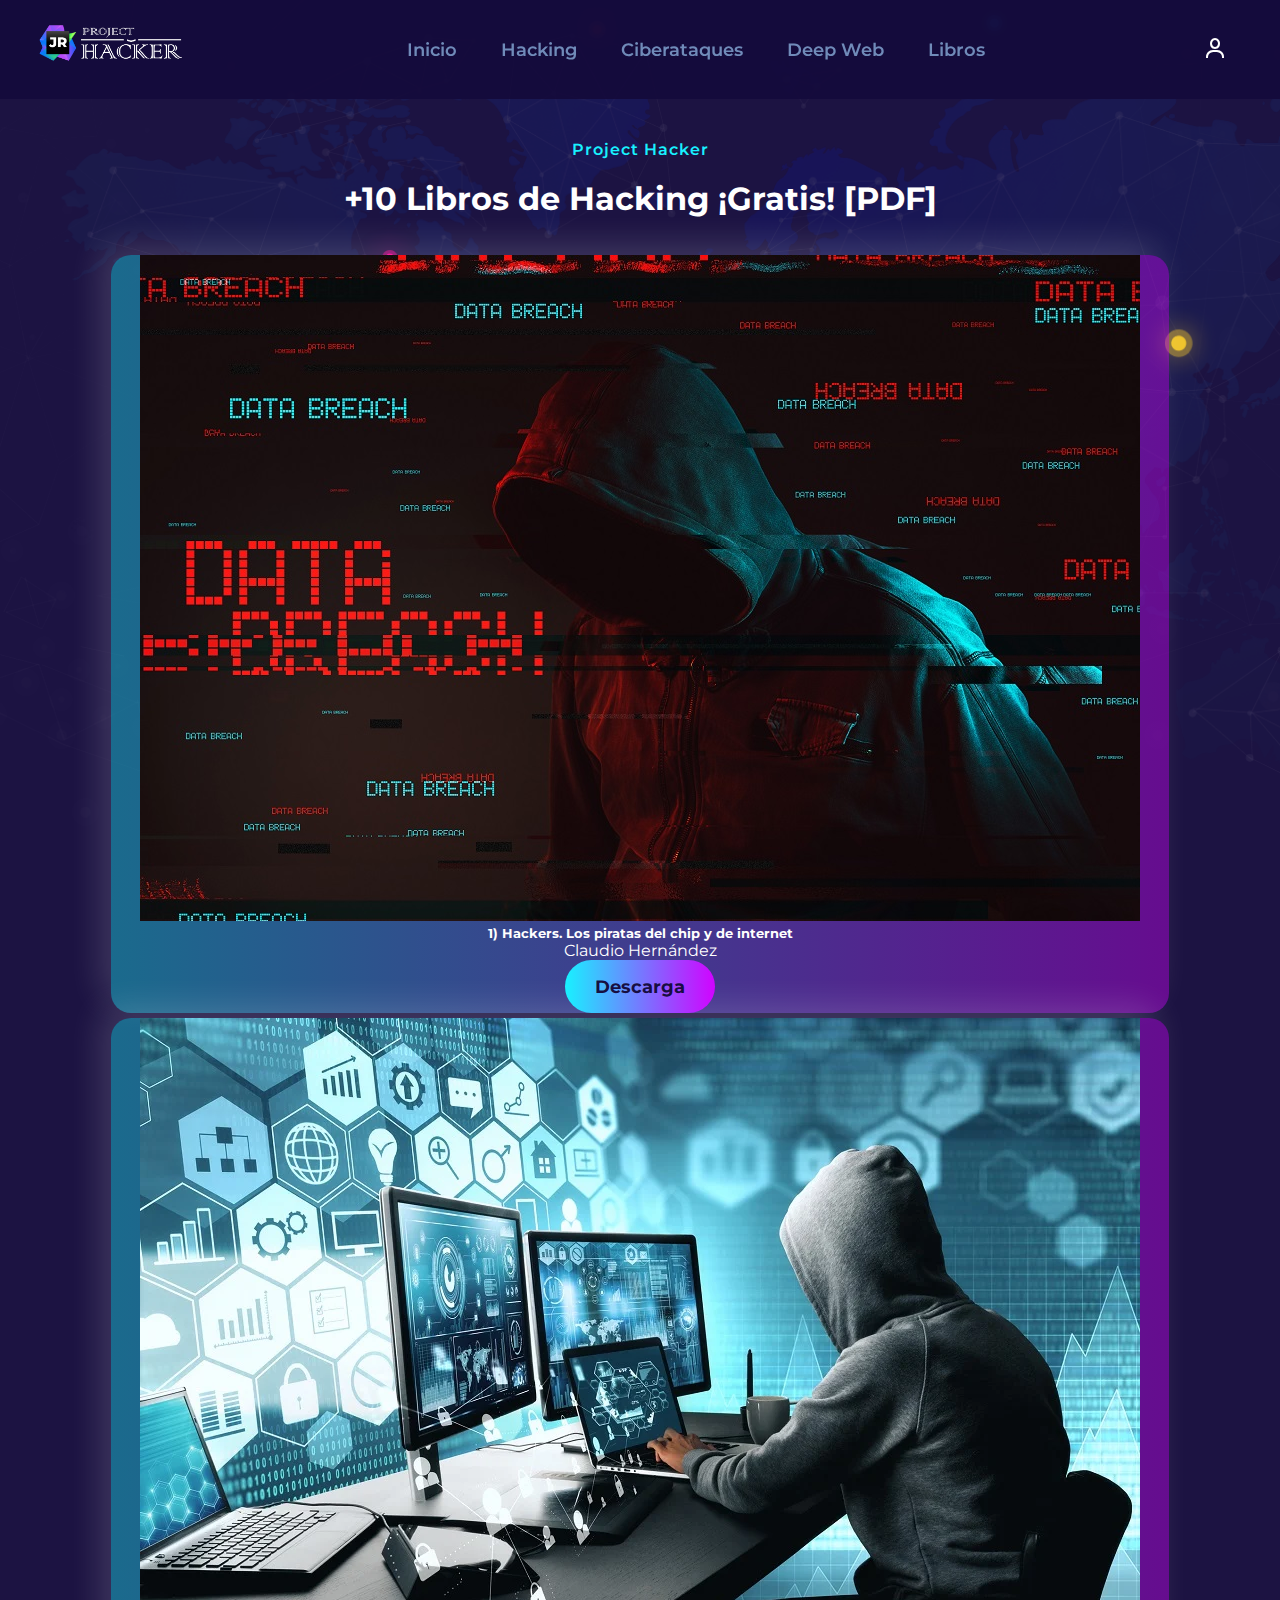
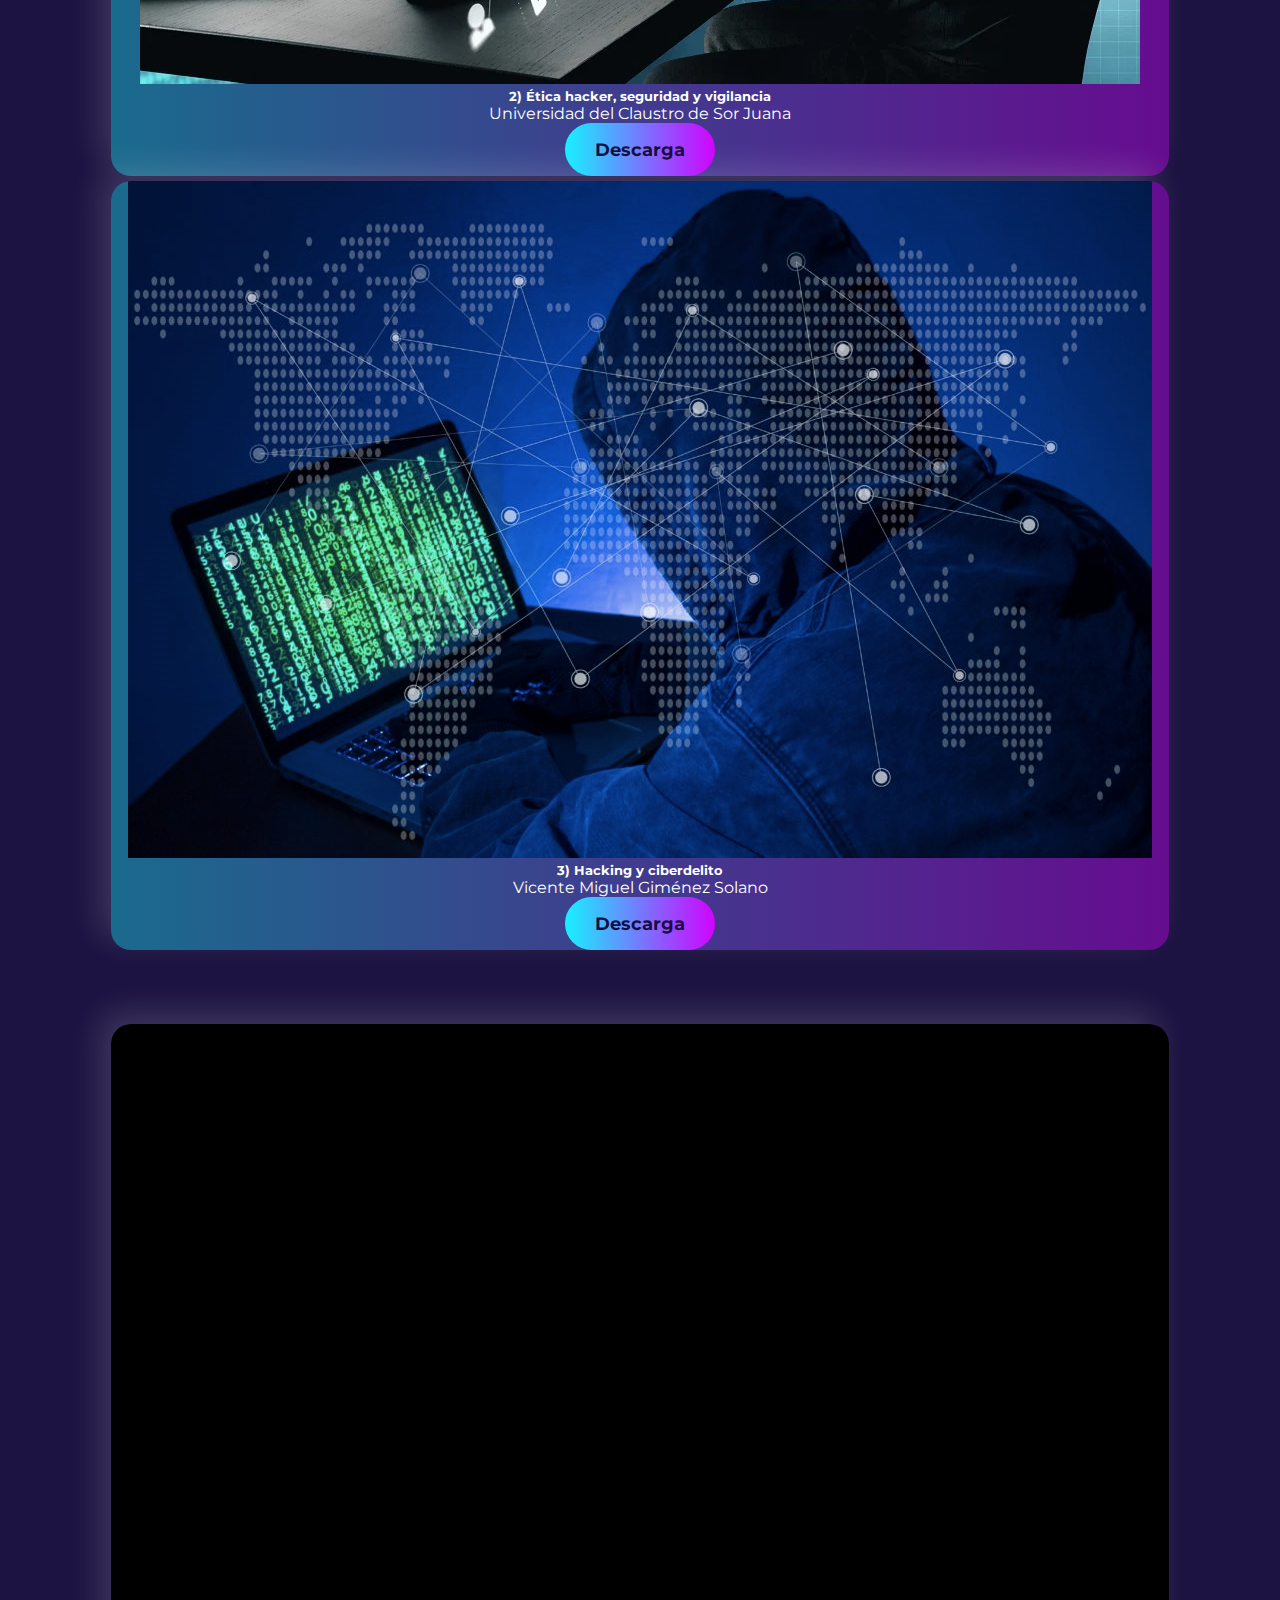
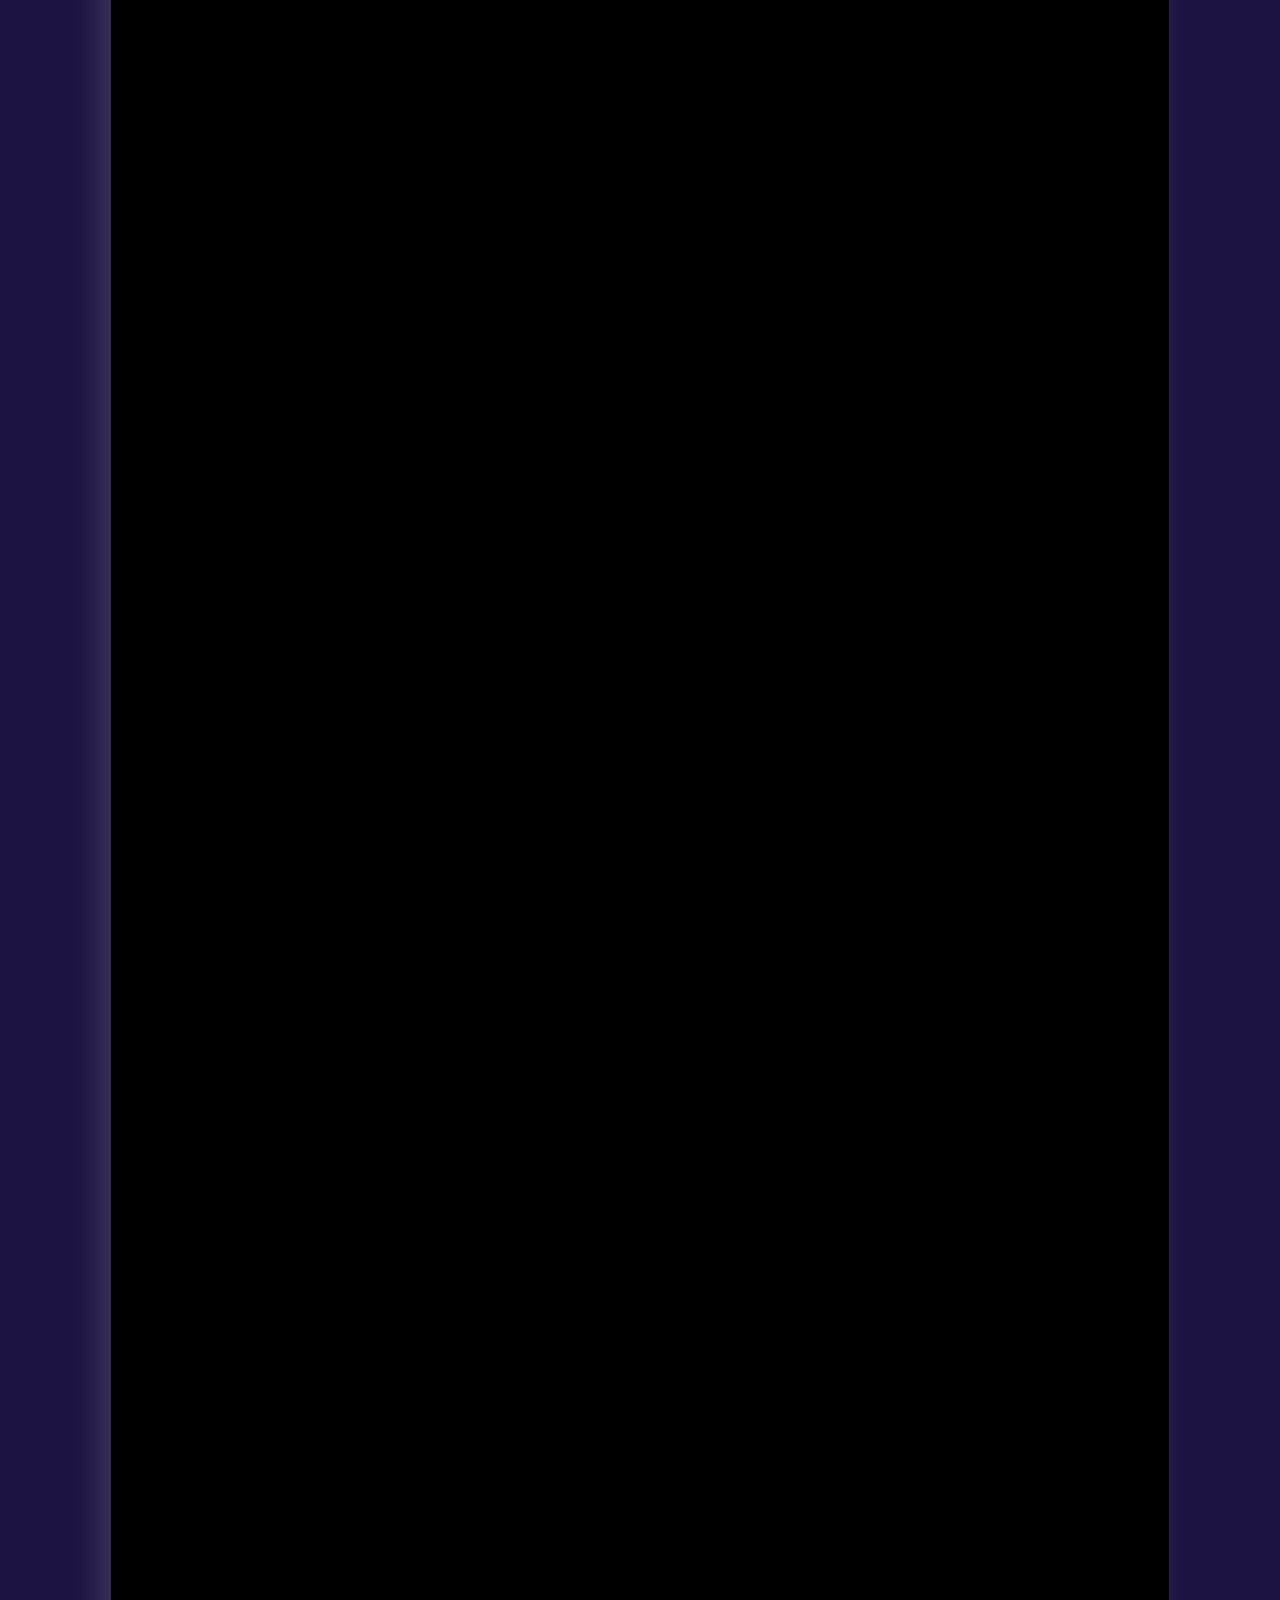
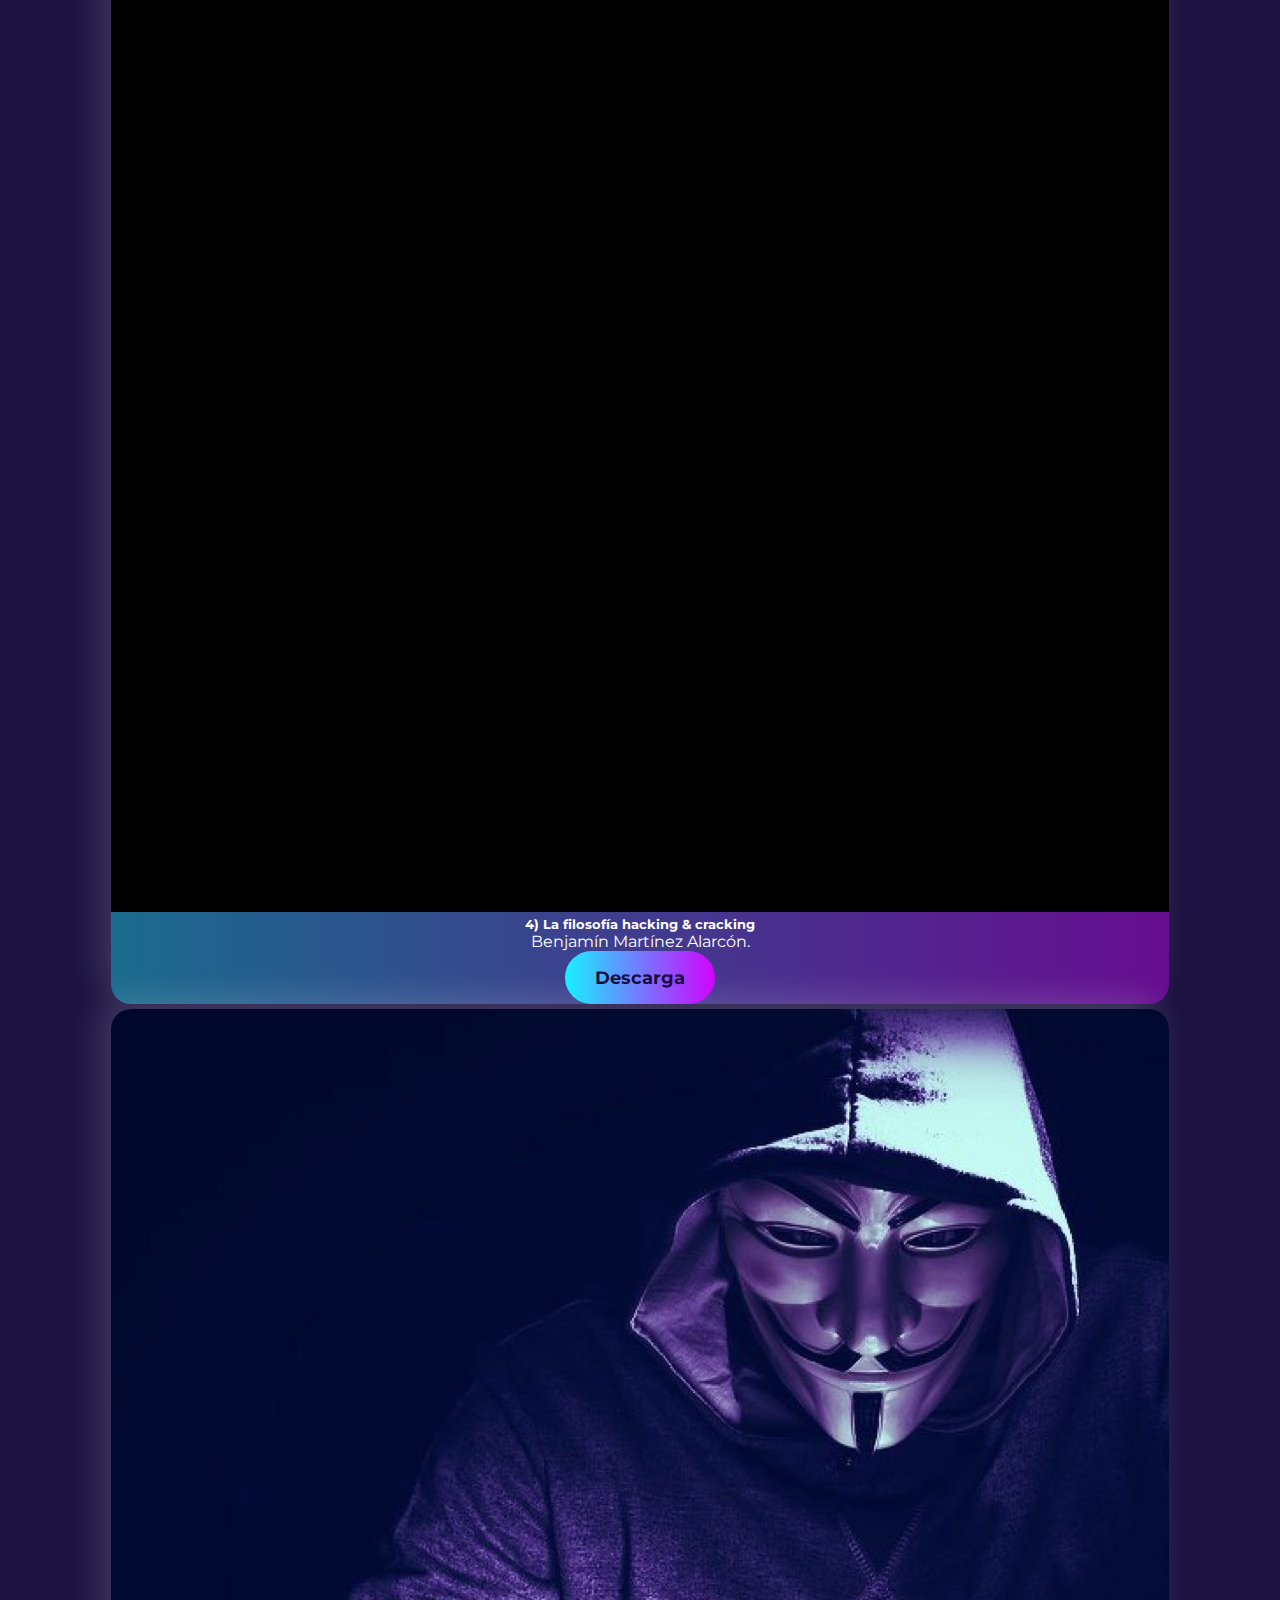
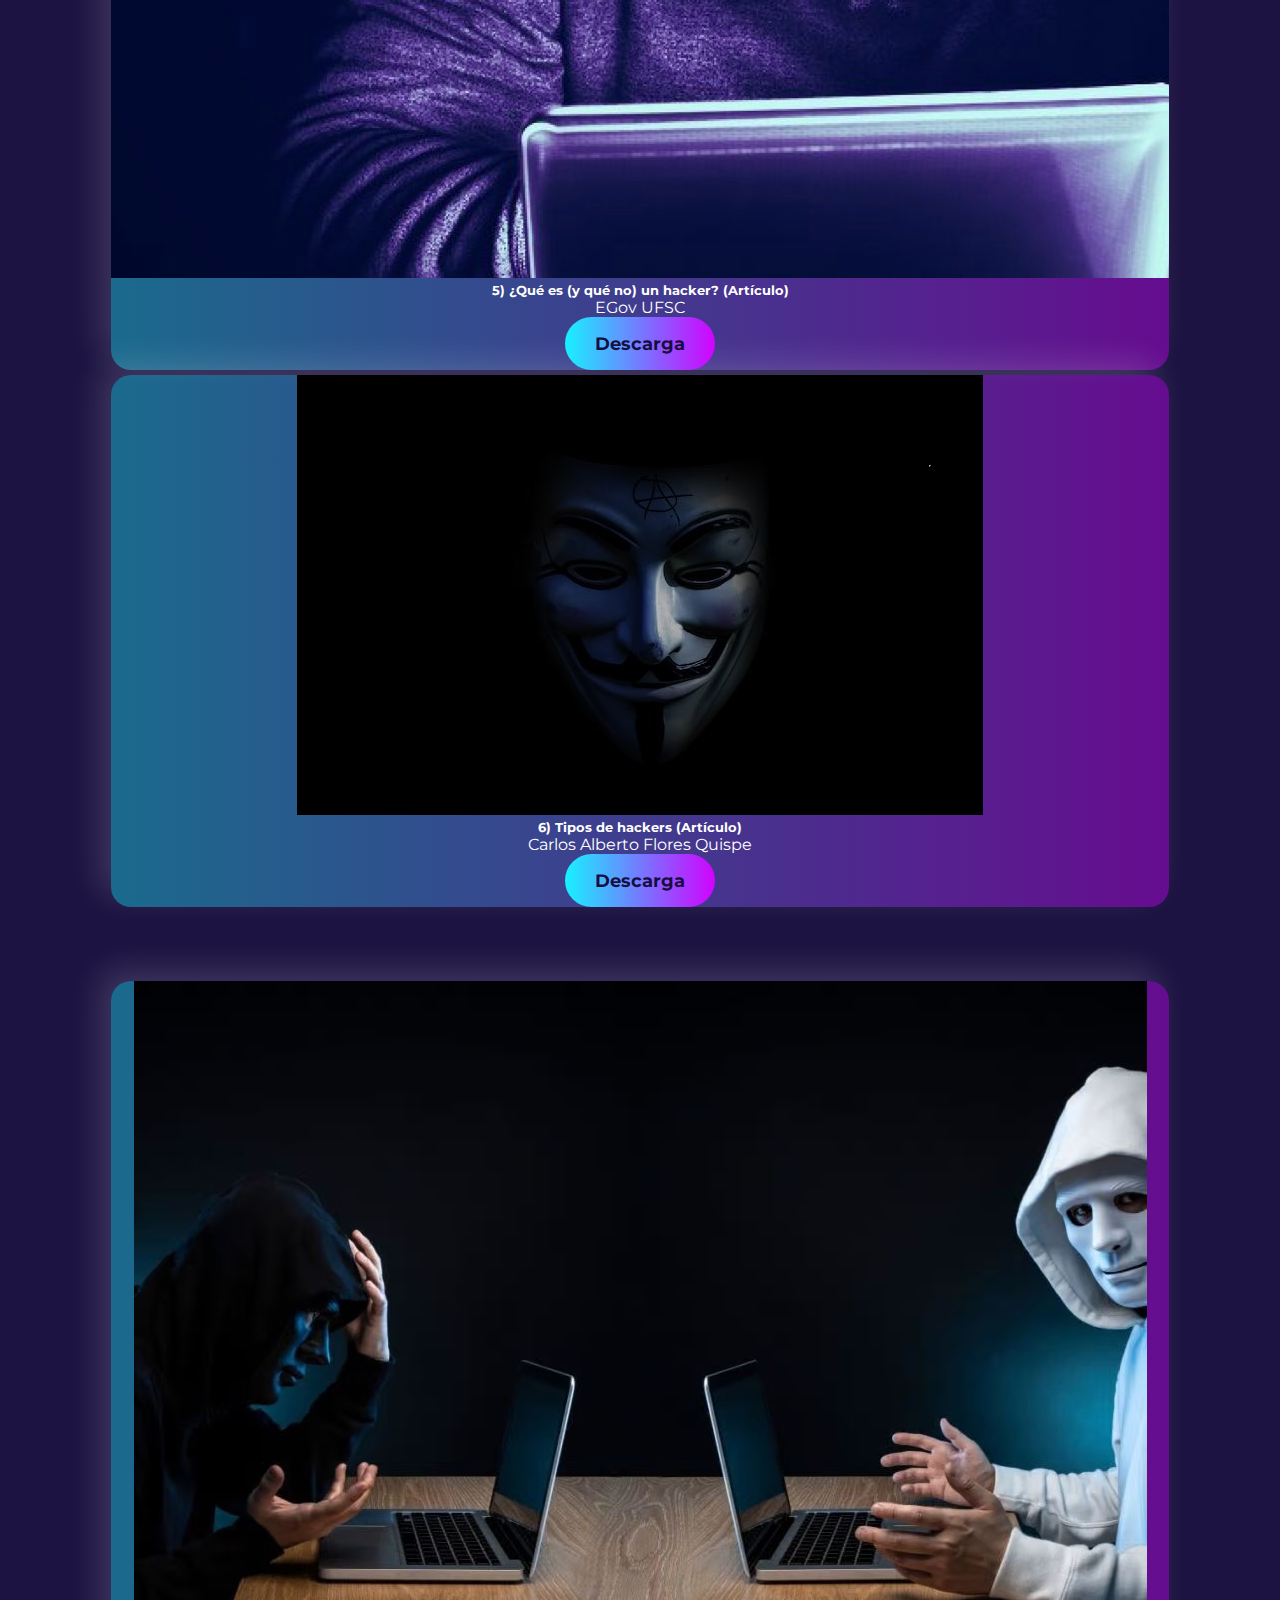
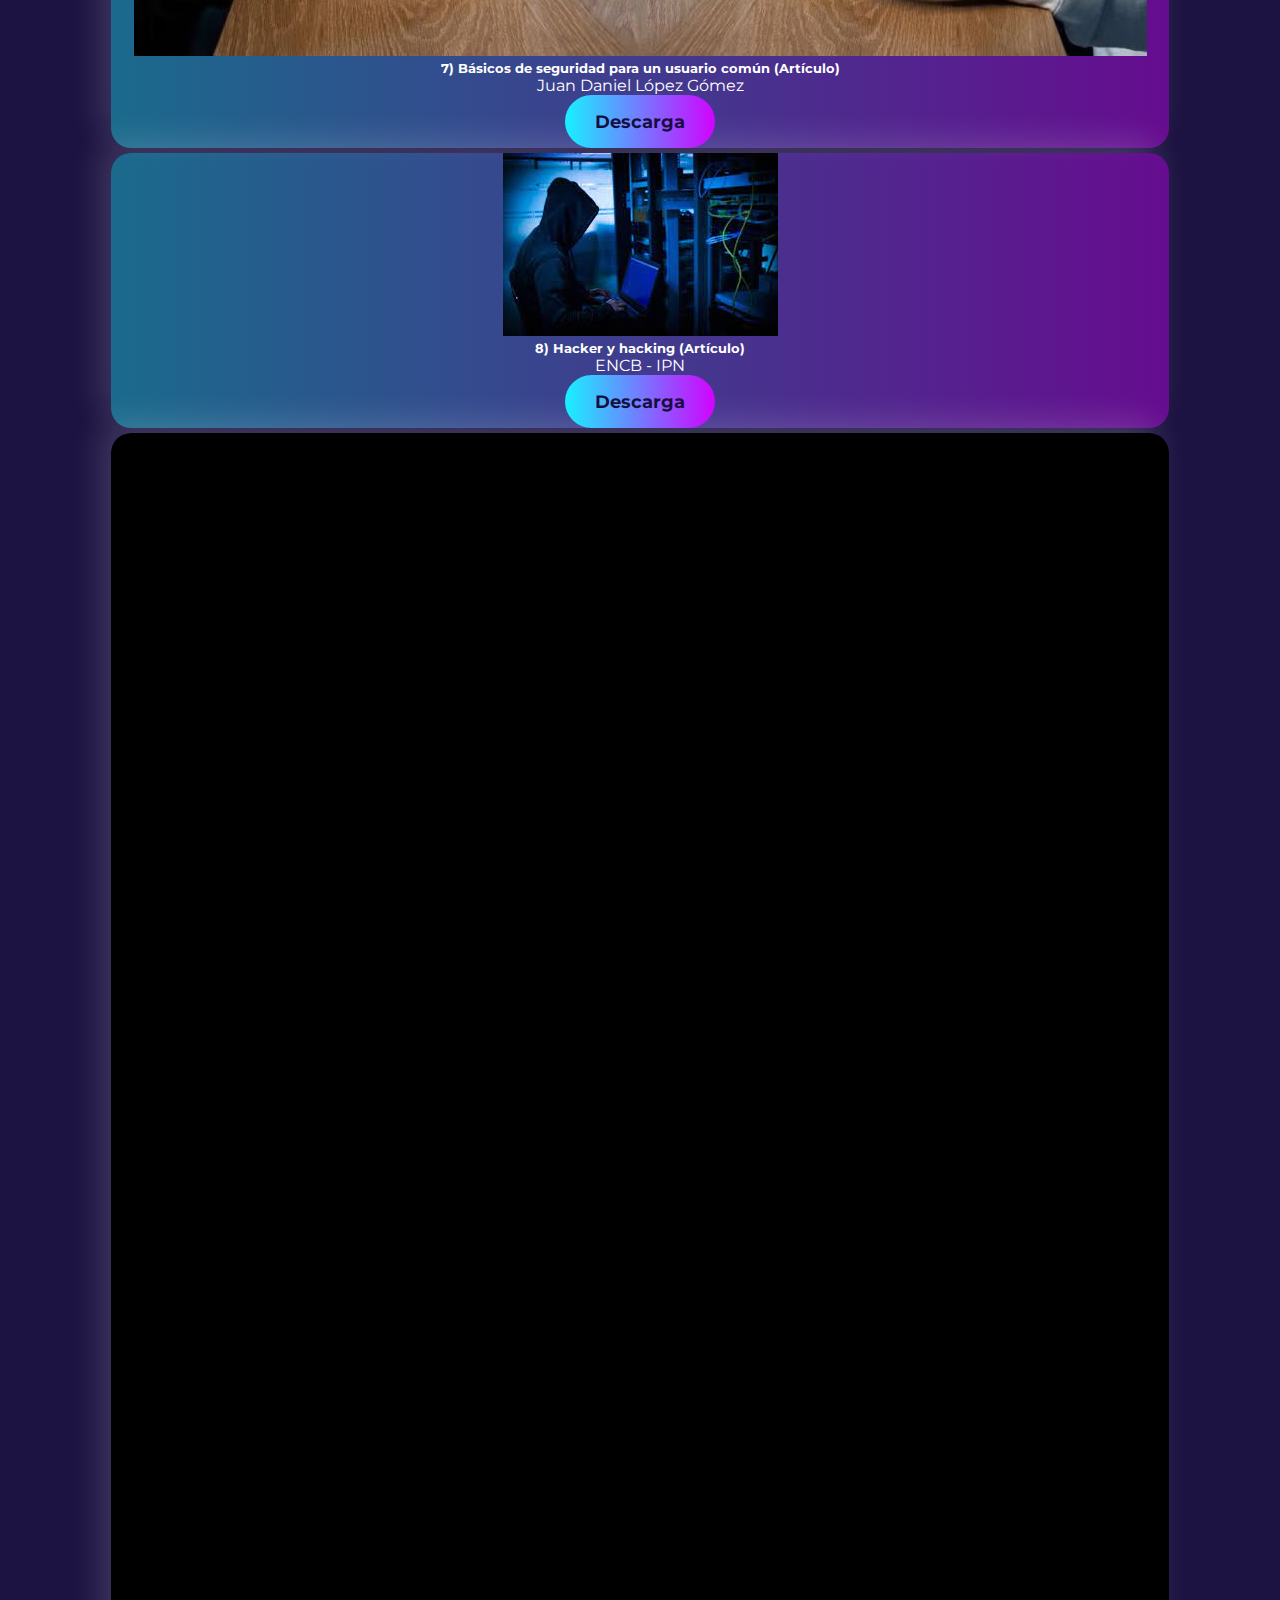
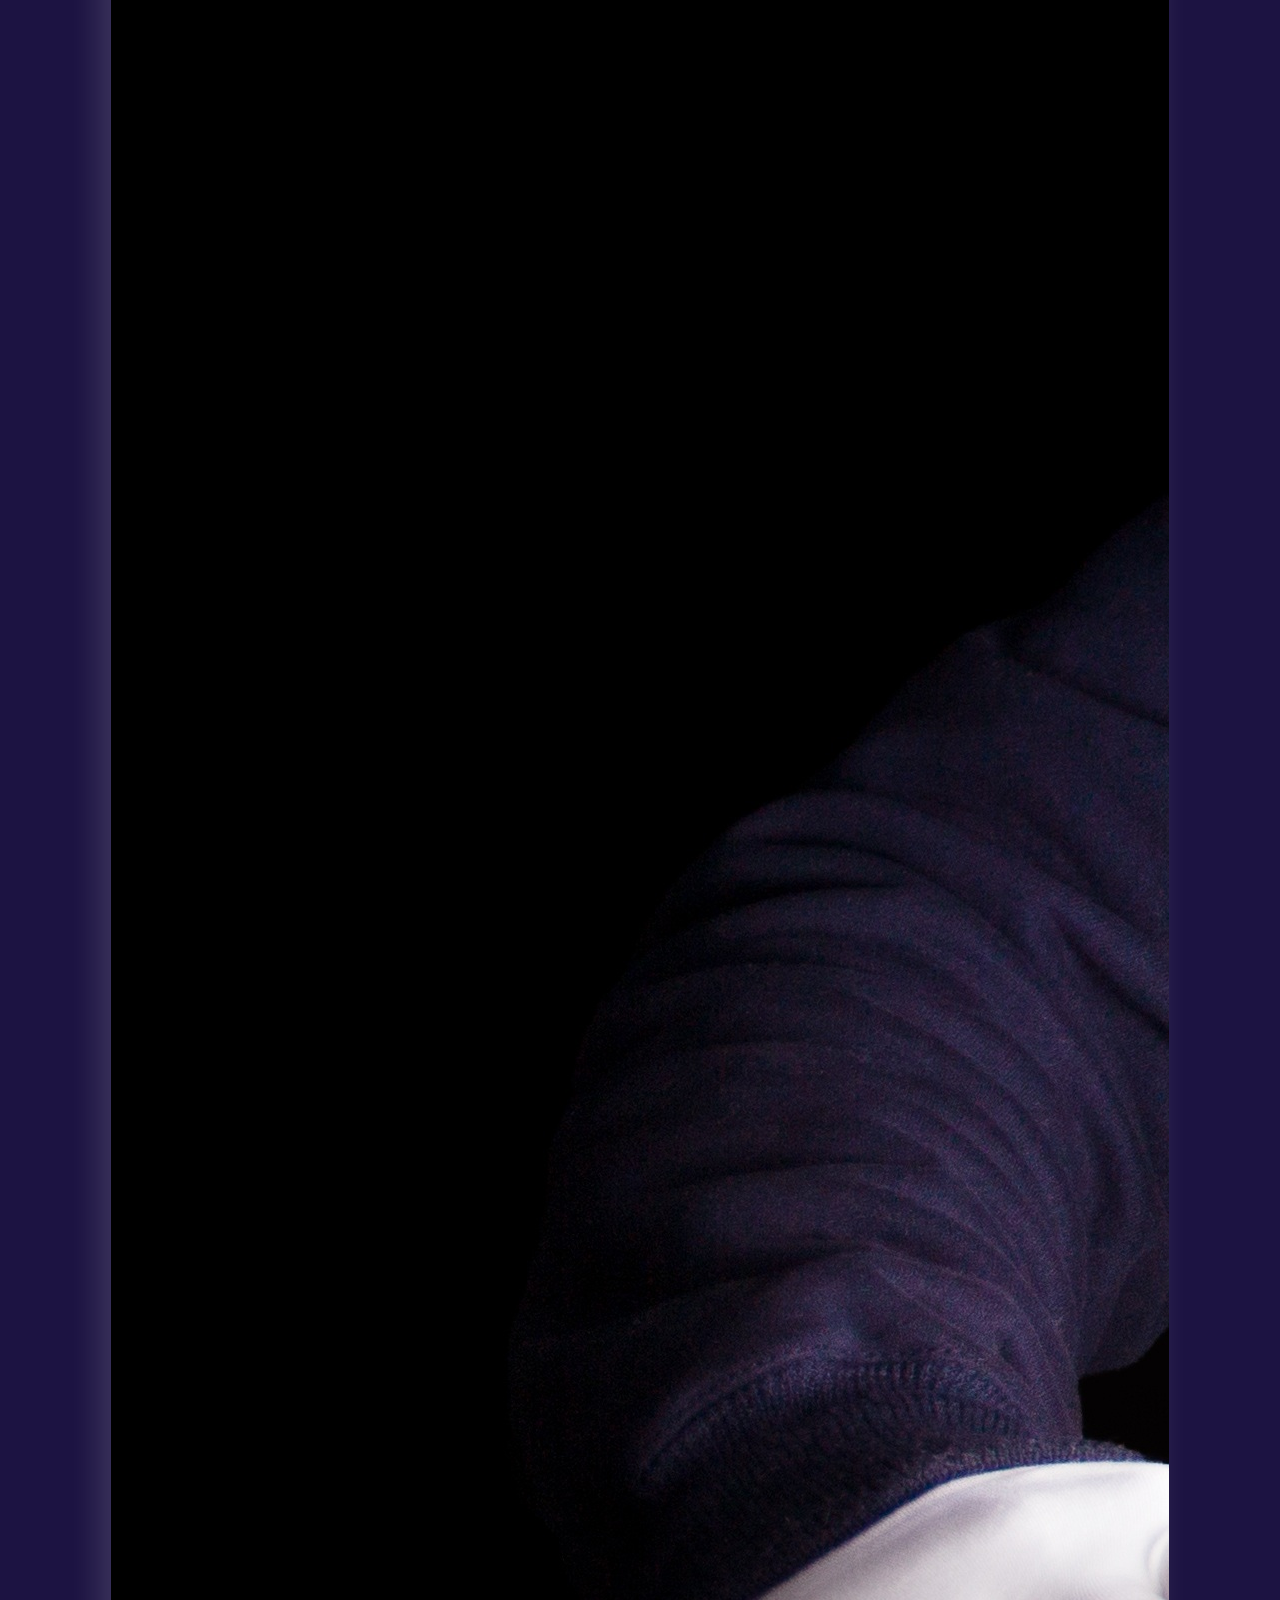
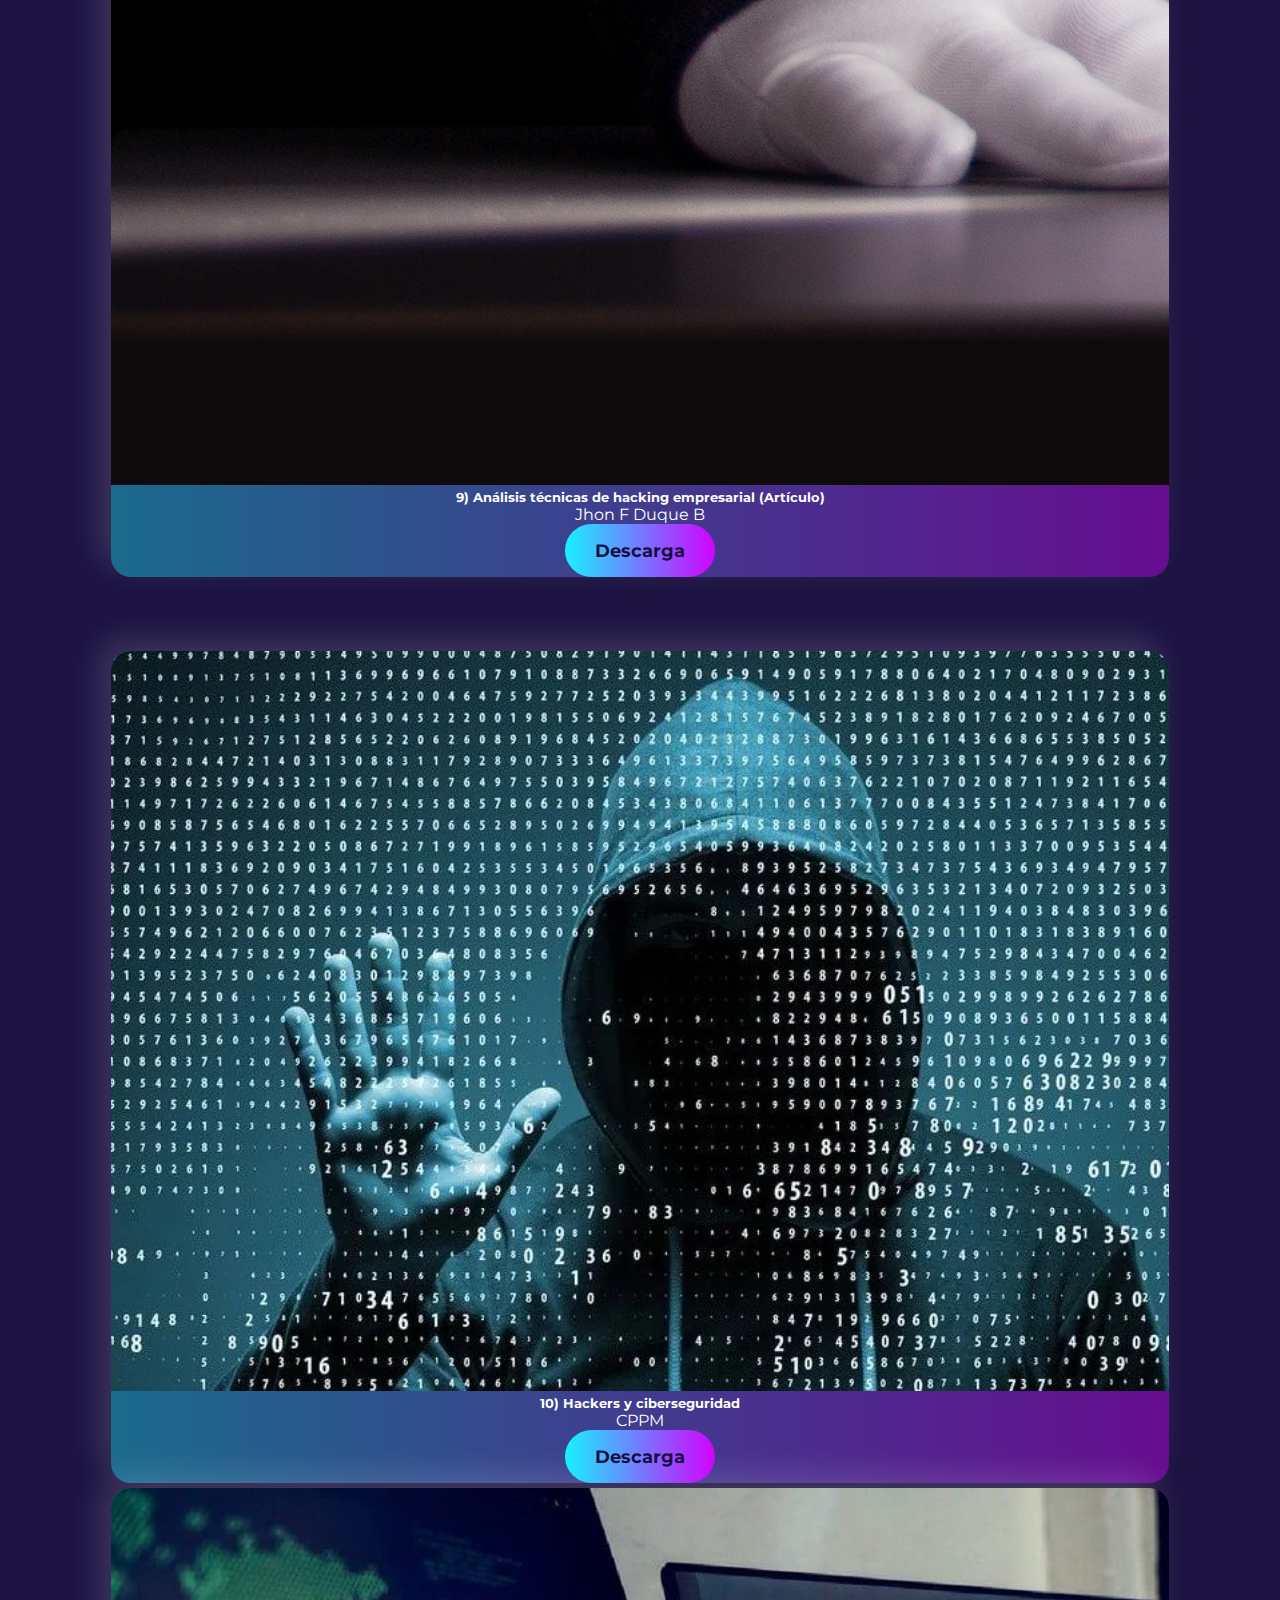
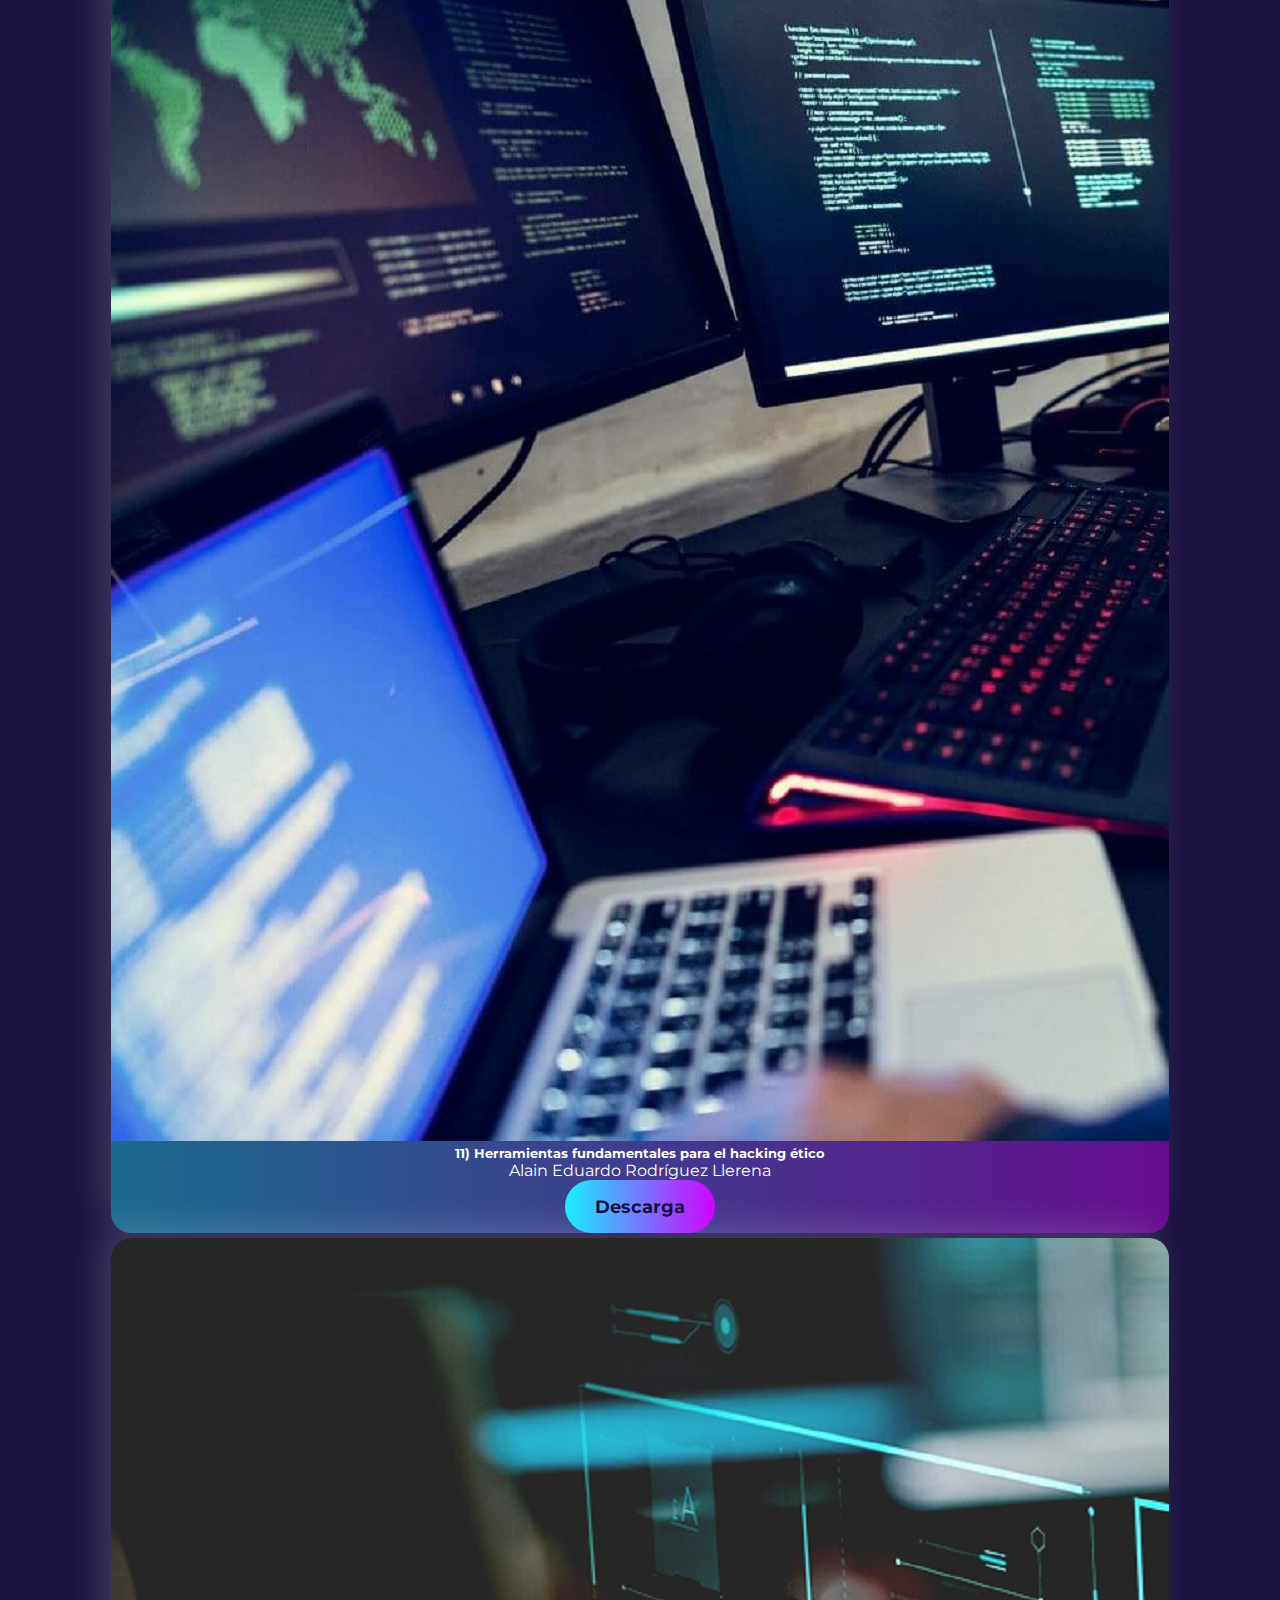
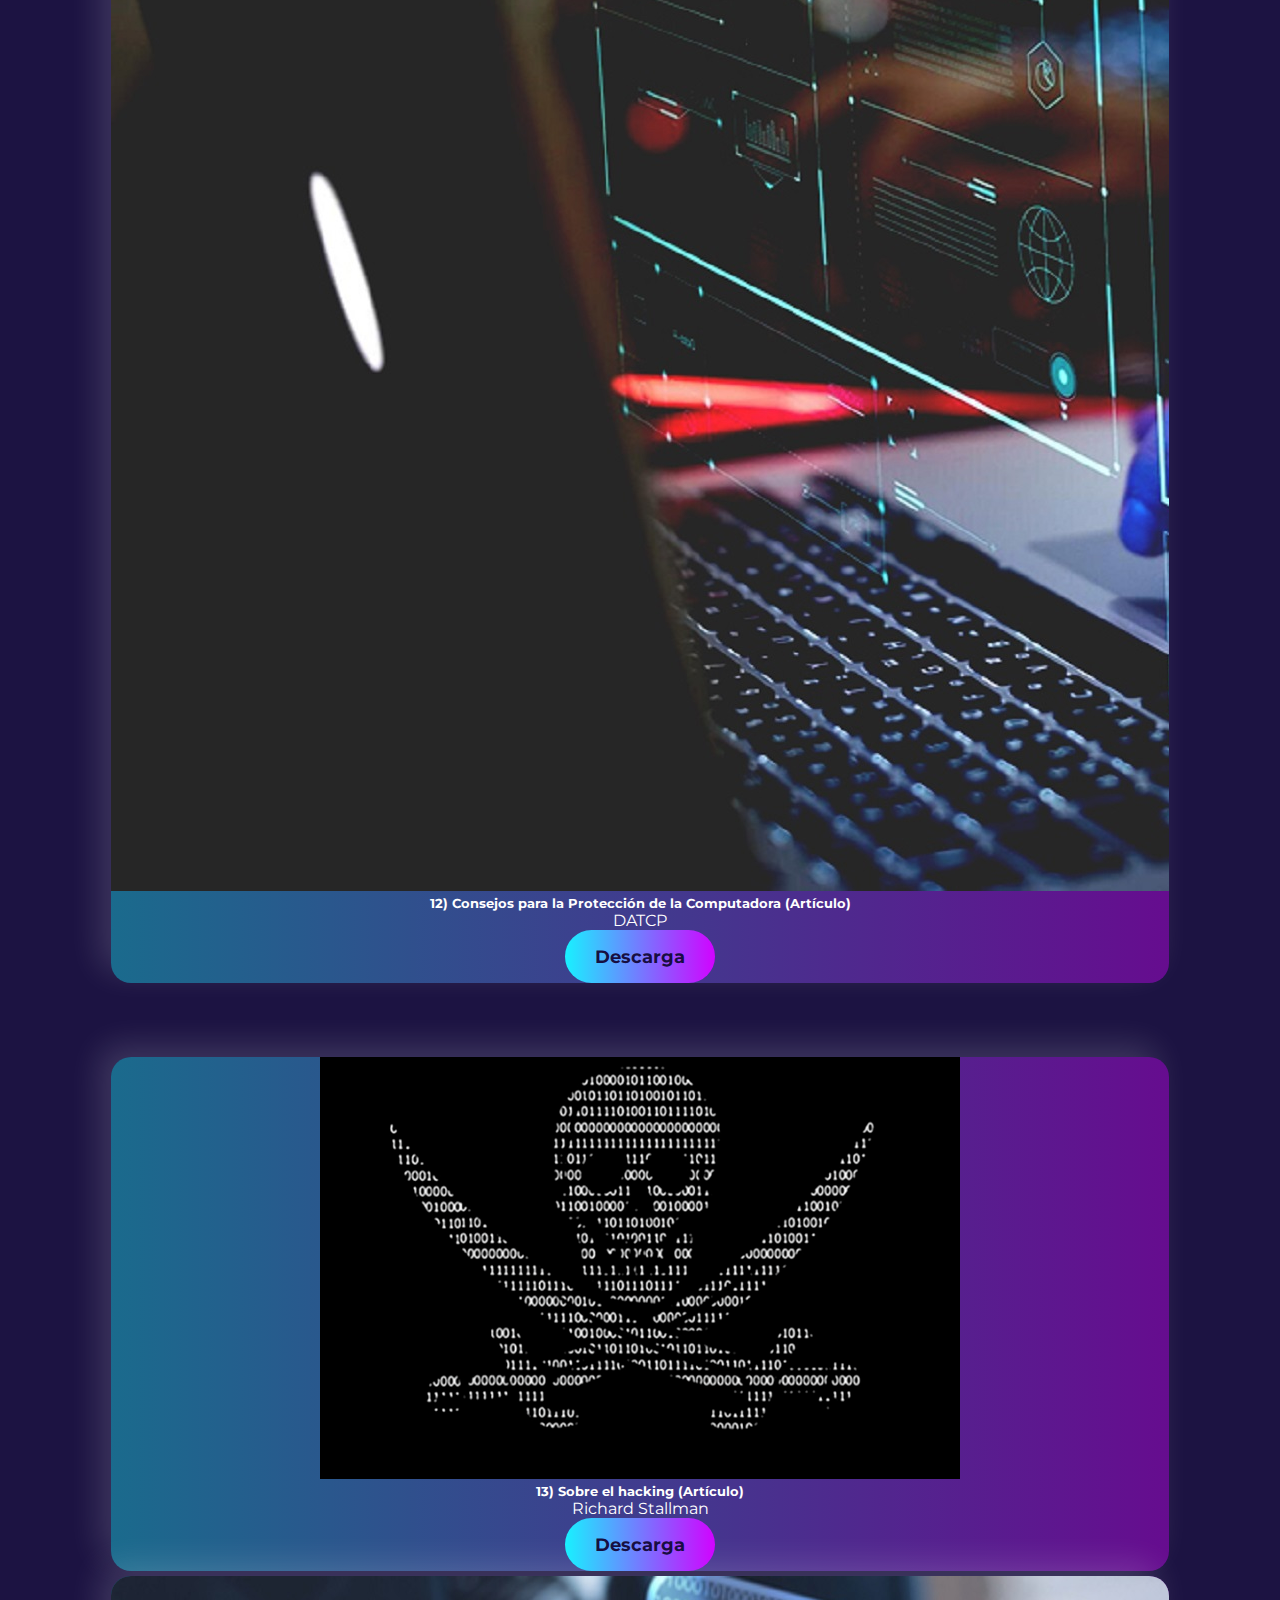
<file: librosDeHacking.html>
<!DOCTYPE html>
<html lang="en">

<head>
    <meta charset="UTF-8">
    <meta http-equiv="X-UA-Compatible" content="IE=edge">
    <meta name="viewport" content="width=device-width, initial-scale=1.0">
    <title>Libros de Hacking y descargas| Project Hacker</title>

    <!-- CSS only -->
    <link href="https://cdn.jsdelivr.net/npm/bootstrap@5.2.3/dist/css/bootstrap.min.css" rel="stylesheet"
        integrity="sha384-rbsA2VBKQhggwzxH7pPCaAqO46MgnOM80zW1RWuH61DGLwZJEdK2Kadq2F9CUG65" crossorigin="anonymous">
    <!---custom css link---->

    <link rel="stylesheet" type="text/css" href="./css/style.css">

    <link rel="stylesheet" href="https://unpkg.com/boxicons@latest/css/boxicons.min.css">

    <link rel="preconnect" href="https://fonts.googleapis.com">
    <link rel="preconnect" href="https://fonts.gstatic.com" crossorigin>
    <link href="https://fonts.googleapis.com/css2?family=Montserrat:wght@300;400;500;600;700;800;900&display=swap"
        rel="stylesheet">
    <link rel="shortcut icon" href="./img/logo 3.png" type="image/x-icon">
</head>

<body>
    <header>
        <a href="#" class="logo">
            <img src="img/LOGOO.png" alt="juan rivera developer project hacker logo">
        </a>

        <ul class="navbar">
            <li><a href="./index.html">Inicio</a></li>
            <li><a href="./hacking.html">Hacking</a></li>
            <li><a href="./ciberataques.html">Ciberataques</a></li>
            <li><a href="./internetProfunda.html">Deep Web</a></li>
            <li><a href="#">Libros</a></li>
        </ul>

        <div class="header-icons">
            <a href="#"><i class='bx bx-user'></i></a>
            <div class="bx bx-menu" id="menu-icon"></div>
        </div>
    </header>

    <section class="hacking-home">
        <section class="categories2">
            <div class="center-text">
                <h5>Project Hacker</h5>
                <h1>+10 Libros de Hacking ¡Gratis! [PDF]</h1>

            </div>

            <div class="card-imagen">
                <div class="card-group">
                    <div class="card">
                        <img src="./img/libros/1.jpg" class="card-img-top" alt="...">
                        <div class="card-body">
                            <h5 class="card-title">1) Hackers. Los piratas del chip y de internet</h5>
                            <p class="card-title">Claudio Hernández</p>
                            <a href="https://drive.google.com/file/d/1mIFslbSgqBhR8wnk0exBeZgoLslnQ_Cy/view?usp=sharing"
                                class="btn btn-primary py-2 px-4 ms-3">Descarga</a>
                        </div>
                    </div>

                    <div class="card">
                        <img src="./img/libros/2.webp" class="card-img-top" alt="...">
                        <div class="card-body">
                            <h5 class="card-title">2) Ética hacker, seguridad y vigilancia </h5>
                            <p class="card-text">Universidad del Claustro de Sor Juana</p>

                            <a href="https://drive.google.com/file/d/11Z9sGV1p7xUAWHwI3W8sEAOCKalA1GQ9/view?usp=sharing"
                                class="btn btn-primary py-2 px-4 ms-3">Descarga</a>
                        </div>
                    </div>
                    <div class="card">
                        <img src="./img/libros/3.jpg" class="card-img-top" alt="...">
                        <div class="card-body">
                            <h5 class="card-title">3) Hacking y ciberdelito </h5>
                            <p class="card-text">Vicente Miguel Giménez Solano </p>
                            <a href="https://drive.google.com/file/d/1dUJS_u85Iuv5PNOwO2PtFFB0GhcBbqcF/view?usp=sharing"
                                class="btn btn-primary py-2 px-4 ms-3">Descarga</a>
                        </div>
                    </div>

                </div>
            </div>

            <div class="card-imagen">
                <div class="card-group">
                    <div class="card">
                        <img src="./img/libros/4.jpg" class="card-img-top" alt="...">
                        <div class="card-body">
                            <h5 class="card-title">4) La filosofía hacking & cracking</h5>
                            <p class="card-text">Benjamín Martínez Alarcón.</p>
                            <a href="https://drive.google.com/file/d/1bboPIGfPnO63QogtnTewEiB79sr58csR/view?usp=sharing"
                                class="btn btn-primary py-2 px-4 ms-3">Descarga</a>
                        </div>
                    </div>
                    <div class="card">
                        <img src="./img/libros/5.jpg" class="card-img-top" alt="...">
                        <div class="card-body">
                            <h5 class="card-title">5) ¿Qué es (y qué no) un hacker? (Artículo)</h5>
                            <p class="card-text">EGov UFSC</p>
                            <a href="https://drive.google.com/file/d/1M1_6xwQJbtpzONkDGRzeMPiXfdL7hURt/view?usp=sharing"
                                class="btn btn-primary py-2 px-4 ms-3">Descarga</a>
                        </div>
                    </div>
                    <div class="card">
                        <img src="./img/libros/6.jfif" class="card-img-top" alt="...">
                        <div class="card-body">
                            <h5 class="card-title">6) Tipos de hackers (Artículo)</h5>
                            <p class="card-text">Carlos Alberto Flores Quispe</p>
                            <a href="https://drive.google.com/file/d/1e8FzSeveq_ls4mKqkK5upe53TMmiXcrF/view?usp=sharing"
                                class="btn btn-primary py-2 px-4 ms-3">Descarga</a>
                        </div>
                    </div>

                </div>
            </div>

            <div class="card-imagen">
                <div class="card-group">
                    <div class="card">
                        <img src="./img/libros/7.avif" class="card-img-top" alt="...">
                        <div class="card-body">
                            <h5 class="card-title">7) Básicos de seguridad para un usuario común (Artículo) </h5>
                            <p class="card-text">Juan Daniel López Gómez </p>
                            <a href="https://drive.google.com/file/d/1Be-bMcXRJAuC1LFQGq_01c_ImszQtPOt/view?usp=sharing "
                                class="btn btn-primary py-2 px-4 ms-3">Descarga</a>
                        </div>
                    </div>
                    <div class="card">
                        <img src="./img/libros/8.jfif" class="card-img-top" alt="...">
                        <div class="card-body">
                            <h5 class="card-title">8) Hacker y hacking (Artículo) </h5>
                            <p class="card-text">ENCB - IPN </p>
                            <a href="https://drive.google.com/file/d/1HiBP3a3HMECg9YoV31lcdmEOIEiHV52Z/view?usp=sharing "
                                class="btn btn-primary py-2 px-4 ms-3">Descarga</a>
                        </div>
                    </div>
                    <div class="card">
                        <img src="./img/libros/9.jpg" class="card-img-top" alt="...">
                        <div class="card-body">
                            <h5 class="card-title">9) Análisis técnicas de hacking
                                empresarial (Artículo) </h5>
                            <p class="card-text">Jhon F Duque B</p>
                            <a href="https://drive.google.com/file/d/1HbdbsjPjMkkO6Dz-c7K5UOmtJNNHhrSB/view?usp=sharing "
                                class="btn btn-primary py-2 px-4 ms-3">Descarga</a>
                        </div>
                    </div>

                </div>
            </div>

            <div class="card-imagen">
                <div class="card-group">
                    <div class="card">
                        <img src="./img/libros/10.webp" class="card-img-top" alt="...">
                        <div class="card-body">
                            <h5 class="card-title">10) Hackers y ciberseguridad </h5>
                            <p class="card-text">CPPM </p>
                            <a href="https://drive.google.com/file/d/1dhiuqUI7aVwU3M3rpklUnNAkz4Jz1d4N/view?usp=sharing "
                                class="btn btn-primary py-2 px-4 ms-3">Descarga</a>
                        </div>
                    </div>
                    <div class="card">
                        <img src="./img/libros/11.jpg" class="card-img-top" alt="...">
                        <div class="card-body">
                            <h5 class="card-title">11) Herramientas fundamentales para el hacking ético </h5>
                            <p class="card-text">Alain Eduardo Rodríguez Llerena</p>
                            <a href="https://drive.google.com/file/d/1N78FOJHF3D0h9Q8_02m0u_sfO7ejd1G0/view?usp=sharing "
                                class="btn btn-primary py-2 px-4 ms-3">Descarga</a>
                        </div>
                    </div>
                    <div class="card">
                        <img src="./img/libros/12.jpg" class="card-img-top" alt="...">
                        <div class="card-body">
                            <h5 class="card-title">12) Consejos para la Protección de la Computadora (Artículo) </h5>
                            <p class="card-text">DATCP </p>
                            <a href="https://drive.google.com/file/d/1c_eIywvvPMoDuPZwyWTQDmOeUodGUhmO/view?usp=sharing "
                                class="btn btn-primary py-2 px-4 ms-3">Descarga</a>
                        </div>
                    </div>

                </div>
            </div>

            <div class="card-imagen">
                <div class="card-group">
                    <div class="card">
                        <img src="./img/libros/13.png" class="card-img-top" alt="...">
                        <div class="card-body">
                            <h5 class="card-title">13) Sobre el hacking (Artículo)</h5>
                            <p class="card-text">Richard Stallman</p>
                            <a href="https://drive.google.com/file/d/1oy4iIgwmJSBXUnUmdyMBa6v1aWjmlpj1/view?usp=sharing "
                                class="btn btn-primary py-2 px-4 ms-3">Descarga</a>
                        </div>
                    </div>
                    <div class="card">
                        <img src="./img/libros/14.jpg" class="card-img-top" alt="...">
                        <div class="card-body">
                            <h5 class="card-title">14) Una herramienta para la seguridad informática</h5>
                            <p class="card-text">Medina Rojas</p>
                            <a href="https://drive.google.com/file/d/1VR2hmjoJSqcAzEGyD1PA9qdw4yd6ajeK/view?usp=sharing "
                                class="btn btn-primary py-2 px-4 ms-3">Descarga</a>
                        </div>
                    </div>
                    <div class="card">
                        <img src="./img/libros/15.jpg" class="card-img-top" alt="...">
                        <div class="card-body">
                            <h5 class="card-title">15) Introducción al hacker ético (Artículo)</h5>
                            <p class="card-text">Betancourt, Jhonny</p>
                            <a href="https://drive.google.com/file/d/1XaNkWVcmeSHHnFqscxtB5ulk9h6SmMLL/view?usp=sharing "
                                class="btn btn-primary py-2 px-4 ms-3">Descarga</a>
                        </div>
                    </div>

                </div>
            </div>
            </div>
        </section>
    </section>






    <!---start contact section---->
    <section class="contact" id="contact">
        <div class="main-contact">
            <div class="contact-content">
                <img src="./img/LOGOO.png" alt="juan rivera developer project hacker logo">
                <li><a href="#">Salta - Capital </a></li>
                <li><a href="#">Argentina</a></li>
            </div>

            <div class="contact-content">
                <li><a href="./index.html">Inicio</a></li>
                <li><a href="./hacking.html">Hacking</a></li>
                <li><a href="./ciberataques.html">Ciberataques</a></li>
                <li><a href="./internetProfunda.html">Deep web</a></li>
                <li><a href="./librosDeHacking.html">Libros</a></li>
            </div>

            <div class="contact-content">
                <li><a href="#">Phishing</a></li>
                <li><a href="#">Spear Phishing</a></li>
                <li><a href="#">Whaling</a></li>
                <li><a href="#">Malware</a></li>
                <li><a href="#">Ransomware</a></li>
            </div>

            <div class="contact-content">
                <li><a href="#">Empleados con malas intenciones</a></li>
                <li><a href="#">Vulnerabilidad de los sistemas</a></li>
                <li><a href="#">Divulgación de información confidencial</a></li>
                <li><a href="#">Ingeniería social</a></li>
                <li><a href="#">Pérdida y robo de dispositivos</a></li>
            </div>

        </div>
        <div class="redes-sociales2">

            <div class="c-md-12">
                <div class="share">
                    <a href="https://api.whatsapp.com/send?text=www.mipagina.comhttps://wa.me/qr/AHQDYWM7EKATH1"
                        target="_blank" class="whatsapp"><img src="./img/whatsapp-64.png" alt=""></a>

                    <a href="https://twitter.com/indiojuan2012" target="_blank" class="twitter"><img
                            src="./img/twitter-64.png" alt=""></a>
                    <a href="https://www.linkedin.com/in/juan-rivera-9ba866215/" target="_blank" class="linkedin"><img
                            src="./img/linkedin-rodeado-de-círculo-64.png" alt=""></a>

                    <a href="https://www.instagram.com/juan_rivera_de_ella/" target="_blank" class="instagram"><img
                            src="./img/instagram-64.png" alt=""></a>
                </div>
            </div>
        </div>
    </section>

    <div class="last-text">

        <p>© 2022 Juan Rivera Project Hacker. <img src="./img/LOGOO.png"
                alt="juan rivera developer project hacker logo">
        </p>

    </div>


    <!---custom js link---->


    <script type="text/javascript" src="js/script.js"></script>
    <!-- JavaScript Bundle with Popper -->
    <script src="https://cdn.jsdelivr.net/npm/bootstrap@5.2.3/dist/js/bootstrap.bundle.min.js"
        integrity="sha384-kenU1KFdBIe4zVF0s0G1M5b4hcpxyD9F7jL+jjXkk+Q2h455rYXK/7HAuoJl+0I4"
        crossorigin="anonymous"></script>
</body>

</html>
</file>
<file: css/style.css>
*{
	padding: 0;
	margin: 0;
	box-sizing: border-box;
	font-family: 'Montserrat', sans-serif;
	list-style: none;
	text-decoration: none;
	scroll-behavior: smooth;
}
:root{
	--bg-color: #150b3cf7;
	--text-color: #fff;
	--second-color: #685f78;
	--main-color: #18f1ff;
	--big-font: 3.8rem;
	--h2-font: 2.6rem;
	--p-font: 1.1rem;
}

a{
	text-decoration:none
}
body{
	background: var(--bg-color);
	color: var(--text-color);
}
header{
	position: fixed;
	width: 100%;
	top: 0;
	right: 0;
	z-index: 1000;
	display: flex;
	align-items: center;
	justify-content: space-between;
	background-color: #150b3cf7;
	padding: 2px 13%;
	transition: all .40s ease;
}


.logo img{
	height: auto;
	width: 160px;
	max-width: 100%;
	margin-top: 10px;
}

.navbar{
	display: flex;
}
.navbar a{
	color: #708bb9;
	font-weight: 600;
	font-size: var(--p-font);
	padding: 10px 22px;
	transition: all .40s ease;
}
.navbar a:hover{
	color: var(--main-color);
}
.header-icons{
	display: flex;
	align-items: center;
}
.header-icons i{
	margin-left: 10px;
	font-size: 24px;
	color: var(--text-color);
	transition: all .40s ease;
	margin-right: 15px;
}
.header-icons i:hover{
	transform: scale(1.2);
	color: var(--main-color);
}
#menu-icon{
	font-size: 34px;
	color: var(--text-color);
	z-index: 10001;
	cursor: pointer;
	display: none;
}

section{
	padding: 80px 13%;
}
.home{
	position: relative;
	height: 100vh;
	width: 100%;
	background: url(../img/Article-20\ -\ copia.jpg);
	background-size: cover;
    background-attachment: fixed;
	display: grid;
	grid-template-columns: repeat(2, 1fr);
	gap: 1rem;
	align-items: center;
}
.home-text h1{
	font-size: var(--big-font);
	margin: 15px 0 15px;
}
.home-text h6{
	color: var(--main-color);
	font-size: 18px;
	font-weight: 600;
	letter-spacing: 2px;
}
.home-text p{
	color: var(--second-color);
	font-size: var(--p-font);
	font-weight: 500;
	margin-bottom: 48px;
}

.redes-sociales{
	margin-top: -3rem;
	display: flex;
	justify-content: right;
	align-items:stretch;
	flex-direction: column;
	background-size: cover;
    background-attachment: fixed;
	padding: 20px;
}

.redes-sociales .c-md-12 img {
	width: 2rem;
}
.redes-sociales .c-md-12 img:hover{
	transform: translateY(-15px);
	line-height: 1.3;
	transition: all .40s ease;
}



.latter form{
	width: 100%;
	max-width: 460px;
	position: relative;
}
.latter form input:first-child{
	display: inline-block;
	width: 100%;
	outline: none;
	padding: 16px 140px 16px 15px;
	border: 2px solid var(--main-color);
	border-radius: 30px;
}
.latter form input:last-child{
	position: absolute;
	display: inline-block;
	border: none;
	outline: none;
	background: linear-gradient(to right, #18f1ff, #d103ff);
	color: var(--bg-color);
	padding: 16px 40px;
	border-radius: 30px;
	cursor: pointer;
	top: 2px;
	right: 1px;
}
.home-img img{
	height: 89vh;
	width: 120%;
	display: flex;
}

header.sticky{
	background: var(--bg-color);
	padding: 12px 13%;
	box-shadow: 0px 4px 15px rgb(0 0 0 / 8%);
}


.categories{
	background: url(../img/mapa.png);
	background-size: cover;
    background-attachment: fixed;
}
.center-text{
	text-align: center;
}
.center-text h5{
	color: var(--main-color);
	font-size: 16px;
	font-weight: 600;
	letter-spacing: 1px;
	margin-bottom: 20px;
}
.center-text h2{
	font-size: var(--h2-font);
	line-height: 1.2;
}
.categories-content{
	display: grid;
	grid-template-columns: repeat(auto-fit, minmax(300px, auto));
	gap: 1.5rem;
	align-items: center;
	cursor: pointer;
	text-align: center;
	margin-top: 4rem;
}
.box img{
	height: auto;
	width: 110px;
	margin-bottom: 20px;
}
.box{
	background: linear-gradient(to right, #18f0ff65, #d103ff68);
	padding: 25px 60px;
	border-radius: 20px;
	box-shadow: -11.729px -11.729px 32px rgb(255 255 255 / 15%);
	transition: all .40s ease;
}
.box:hover{
	transform: translateY(-15px);
}
.box h3{
	font-size: 20px;
	font-weight: 700;
	margin-bottom: 30px;
	line-height: 1.3;
	transition: all .40s ease;
}
.box h3:hover{
	color: var(--main-color);
}
.box p{
	font-size: var(--p-font);
	color: var(--second-color);
	font-weight: 500;
}
.main-btn{
	text-align: center;
	margin-top: 5rem;
}
.btn{
	display: inline-block;
	padding: 16px 30px;
	font-size: var(--p-font);
	font-weight: 700;
	background: linear-gradient(to right, #18f1ff, #d103ff);
	color: var(--bg-color);
	border-radius: 30px;
	transition: all .40s ease;
}
.btn:hover{
	transform: scale(0.9) translateY(-5px);
}



.cta{
	background: linear-gradient(to right, #000, #000, #150b3cf7);
	background-size: cover;
    background-attachment: fixed;
}

.about{
	background-color: #000;
	display: grid;
	grid-template-columns: repeat(2, 1fr);
	gap: 2rem;
	align-items: center;
}

.about-img img{
	width: 100%;
	height: auto;
}
.about-text h2{
	font-size: var(--h2-font);
	line-height: 1.2;
	margin-bottom: 20px;
}
.about-text p{
	font-size: var(--p-font);
	color: var(--second-color);
	font-weight: 500;
	line-height: 30px;
	margin-bottom: 30px;
}
.about-text h4{
	font-size: 20px;
	margin-bottom: 10px;
}
.about-text h5{
	font-size: 20px;
	margin-bottom: 40px;
}
.accordion-item{
	background: var(--bg-color);
	border: none;
}
.accordion-collapse{
	background: linear-gradient(to right, #18f0ffb0, #d103ffb9);
	border: none;
}

.accordion-button{
	font-weight: 700;
	background: linear-gradient(to right, #18f0ffb0, #d103ffb9);
	color: var(--bg-color);
	transition: all .40s ease;
	border: none;
}


/*dep web*/
.card-deep{
	display: flex;
	justify-content: center;
	align-items: center;
	background-color: #000;
}
.card{
    max-width: 100%;
    height: auto;
    border-radius: 8px;
    box-shadow: 0 2px 2px #1a1e25;
    overflow: hidden;
    text-align: center;
    background: linear-gradient(to right, #18f0ff65, #d103ff68);
	border-radius: 20px;
	box-shadow: -11.729px -11.729px 32px rgb(255 255 255 / 15%);
	transition: all .40s ease;
	margin: 5px;
}

.card:hover{
    transform: translateY(-15px);
    box-shadow: 0 12px 16px #1a1e25;
}


/*HACKING*/

.hacking-home{
	background: url(../img/mapa.png);
	background-size: cover;
    background-attachment: fixed;
}




.center-text{
	text-align: center;
}
.center-text h5{
	color: var(--main-color);
	font-size: 16px;
	font-weight: 600;
	letter-spacing: 1px;
	margin-bottom: 20px;
}
.center-text h2{
	font-size: var(--h2-font);
	line-height: 1.2;
}
.categories-content{
	display: grid;
	grid-template-columns: repeat(auto-fit, minmax(300px, auto));
	gap: 1.5rem;
	align-items: center;
	cursor: pointer;
	text-align: center;
	margin-top: 4rem;
}
.box img{
	height: auto;
	width: 110px;
	margin-bottom: 20px;
}
.box{
	background: linear-gradient(to right, #18f0ff65, #d103ff68);
	margin-top: 1rem;
	padding: 25px 20px;
	border-radius: 20px;
	box-shadow: -11.729px -11.729px 32px rgb(255 255 255 / 15%);
	transition: all .40s ease;
}
.box:hover{
	transform: translateY(-15px);
}
.box h3{
	font-size: 20px;
	font-weight: 700;
	margin-bottom: 30px;
	line-height: 1.3;
	transition: all .40s ease;
}
.box h3:hover{
	color: var(--main-color);
}

.box p{
	color: #fff;
	font-size: 15px;
	line-height: 1.3;
	transition: all .40s ease;
}

.card-imagen{
	padding: 2rem;
}

.box li{
	padding: 10px;
}


/*CIBERATAQUES*/
.accordion li{
	padding: 6px;
}

/*deep web*/

.fondo-anonimus{
	display: flex;
	justify-content: center;
		background-color: #000;
	
}

.article{
	background-color: #000;
}

/*DESCARGAS*/



@keyframes scroll {
    0% {
        -webkit-transform: translateX(0);
        transform: translateX(0);
    }
    100% {
        -webkit-transform: translateX(calc(-200px * 7));
        transform: translateX(calc(-200px * 7));
    }
}




.compartir{
	display: flex;
	justify-content: center;
	align-items: center;
	flex-direction: column;
	background: url(../img/mapa.png);
	background-size: cover;
    background-attachment: fixed;
}
.compartir h4{
	
	text-align: center;
}
.c-md-12 img:hover{
	transform: translateY(-15px);
	line-height: 1.3;
	transition: all .40s ease;
}







/*footer*/
.redes-sociales2{
	margin-top: 1rem;
	display: flex;
	justify-content: center;
	align-items:center;
	flex-direction: column;
	background-size: cover;
    background-attachment: fixed;
	
}

.redes-sociales2 .c-md-12 img {
	width: 2rem;
}
.redes-sociales2 .c-md-12 img:hover{
	transform: translateY(-15px);
	line-height: 1.3;
	transition: all .40s ease;
}

.contact{
	padding: 60px 13%;
	background-size: cover;
    background-attachment: fixed;
}
.main-contact{
	display: grid;
	grid-template-columns: repeat(auto-fit, minmax(200px, auto));
	gap: 2rem;
}
.contact-content img{
	height: auto;
	width: 160px;
	max-width: 100%;
	margin-bottom: 30px;
}
.contact-content li{
	margin-bottom: 18px;
}
.contact-content li a{
	display: block;
	color: var(--text-color);
	font-weight: 500;
	font-size: 15px;
	transition: all .40s ease;
}
.contact-content li a:hover{
	transform: translateX(10px);
	color: var(--main-color);
}

.last-text p{
	text-align: center;
	padding: 18px;
	color: var(--second-color);
	font-size: 15px;
	font-weight: 500;
	letter-spacing: 1px;
}
.last-text img{
	width: 100px;
	height: auto;
}


@media (max-width: 1410px){
	header{
		padding: 10px 3%;
		transition: .2s;
	}
	header.sticky{
		padding: 12px 3%;
		transition: .2s;
	}
	section{
		padding: 70px 3%;
		transition: .2s;
	}
	.container{
		padding: 70px 3%;
		transition: .2s;
	}
	.contact{
		padding: 60px 3%;
		transition: .2s;
	}

}

@media (max-width: 1050px){
	:root{
		--big-font: 3.2rem;
	  --h2-font: 2rem;
	  --p-font: 1rem;
	  transition: .1s;
	}
	.home{
		height: 84vh;
	}
}

@media (max-width: 1025px){
	#menu-icon{
		display: block;
	}
	.navbar{
		position: absolute;
		top: 100%;
		right: -100%;
		width: 300px;
		height: 90vh;
		background: linear-gradient(to right, #18f0ff65, #d103ff68);
		display: flex;
		flex-direction: column;
		align-items: center;
		padding: 40px 30px;
		transition: all .40s ease;
	}
	.navbar a{
		display: block;
		color: var(--text-color);
		background: linear-gradient(to right, #d103ff, #18f0ff);
		border-radius: 18px;
		-webkit-border-radius: 18px;
		-moz-border-radius: 18px;
		-ms-border-radius: 18px;
		-o-border-radius: 18px;
}
	.navbar a:hover{
		color: var(--bg-color);
		transform: translateY(-5px);
	}
	.navbar.open{
		right: 0;
	}
}

@media (max-width: 890px){
	.home{
		height: 150vh;
		grid-template-columns: 1fr;
		gap: 1rem;
	}
	.home-text{
		padding-top: 20px;
	}
	.home-text h6{
		display: flex;
		flex-direction: column;
	}
	.home-img{
		text-align: center;
	}
	.home-img img{
		height: auto;
		width: 100%;
	}
	.about{
		grid-template-columns: 1fr;
		gap: 1rem;
	}
}
@media (max-width: 600px){
	.home{
		height: 100vh;
	}

	.c-md-12 img{
		width: 40px;
		height: auto;
	}
}
</file>
